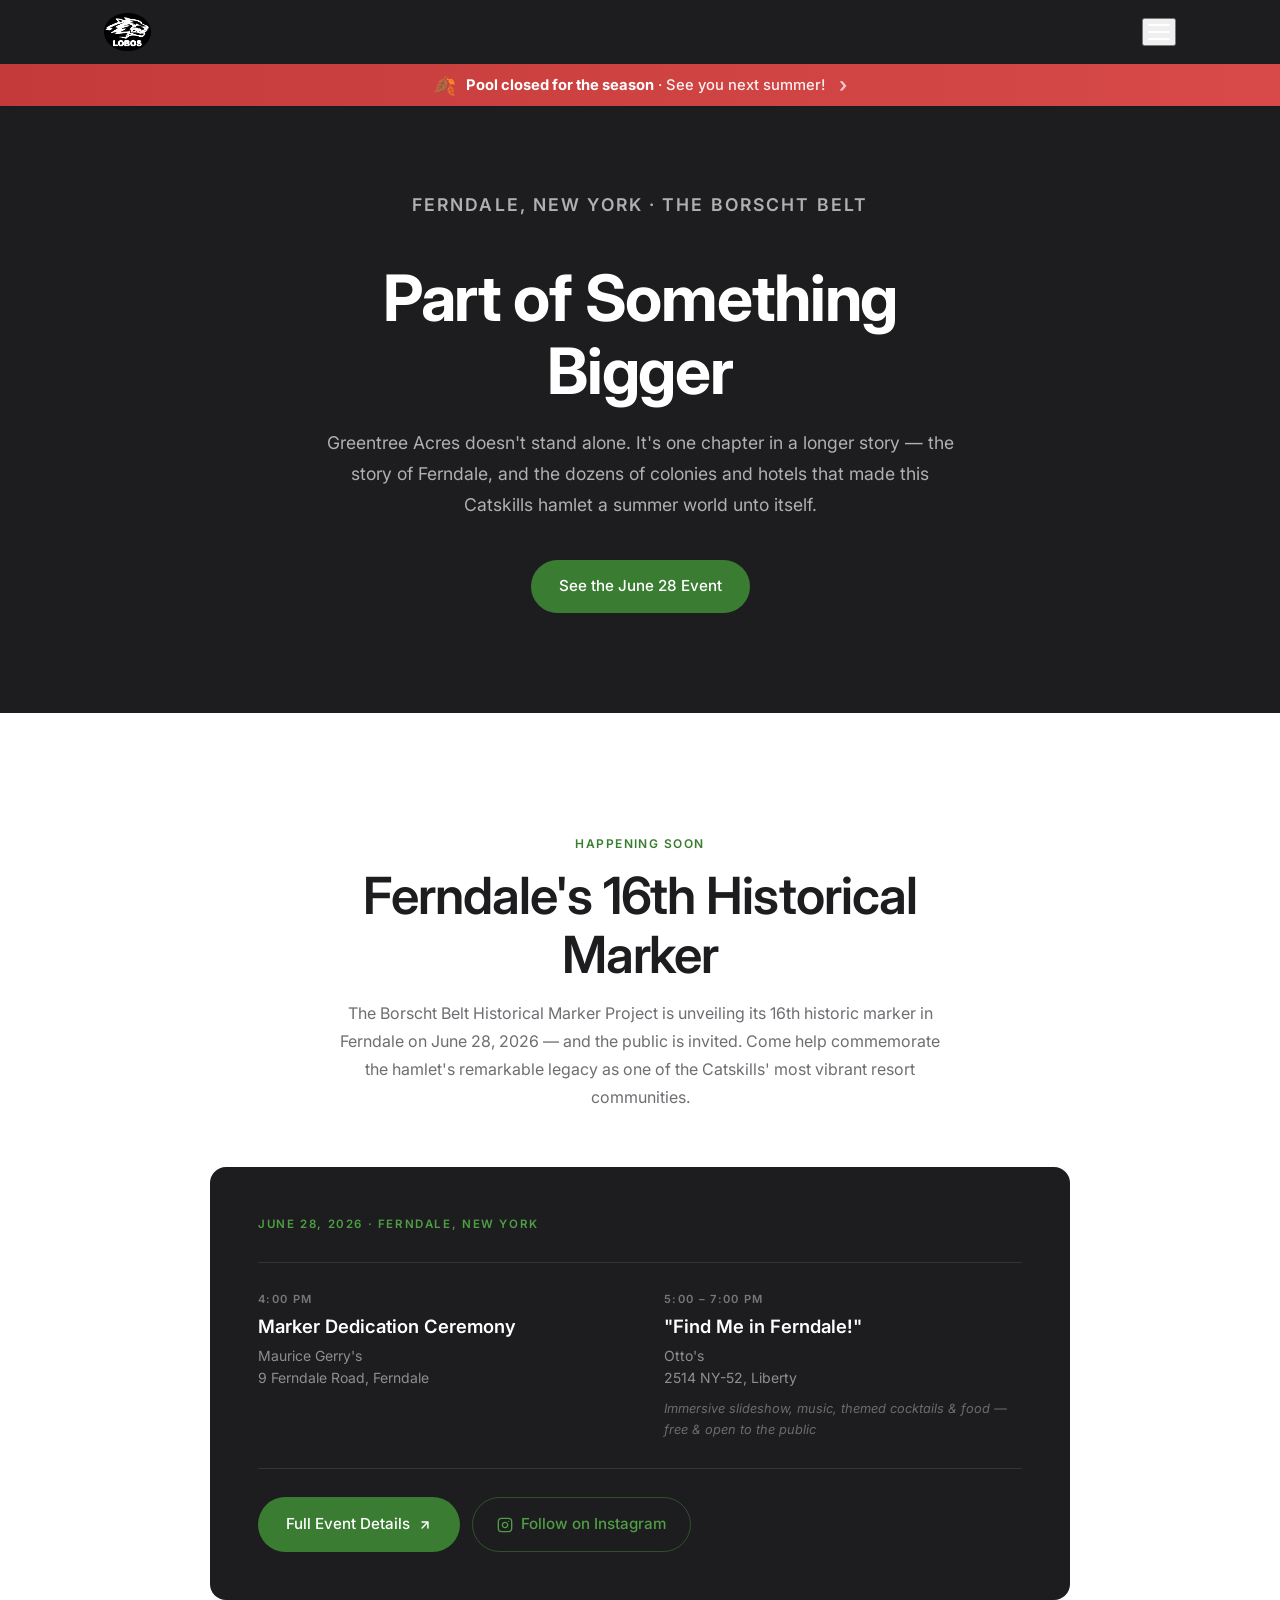
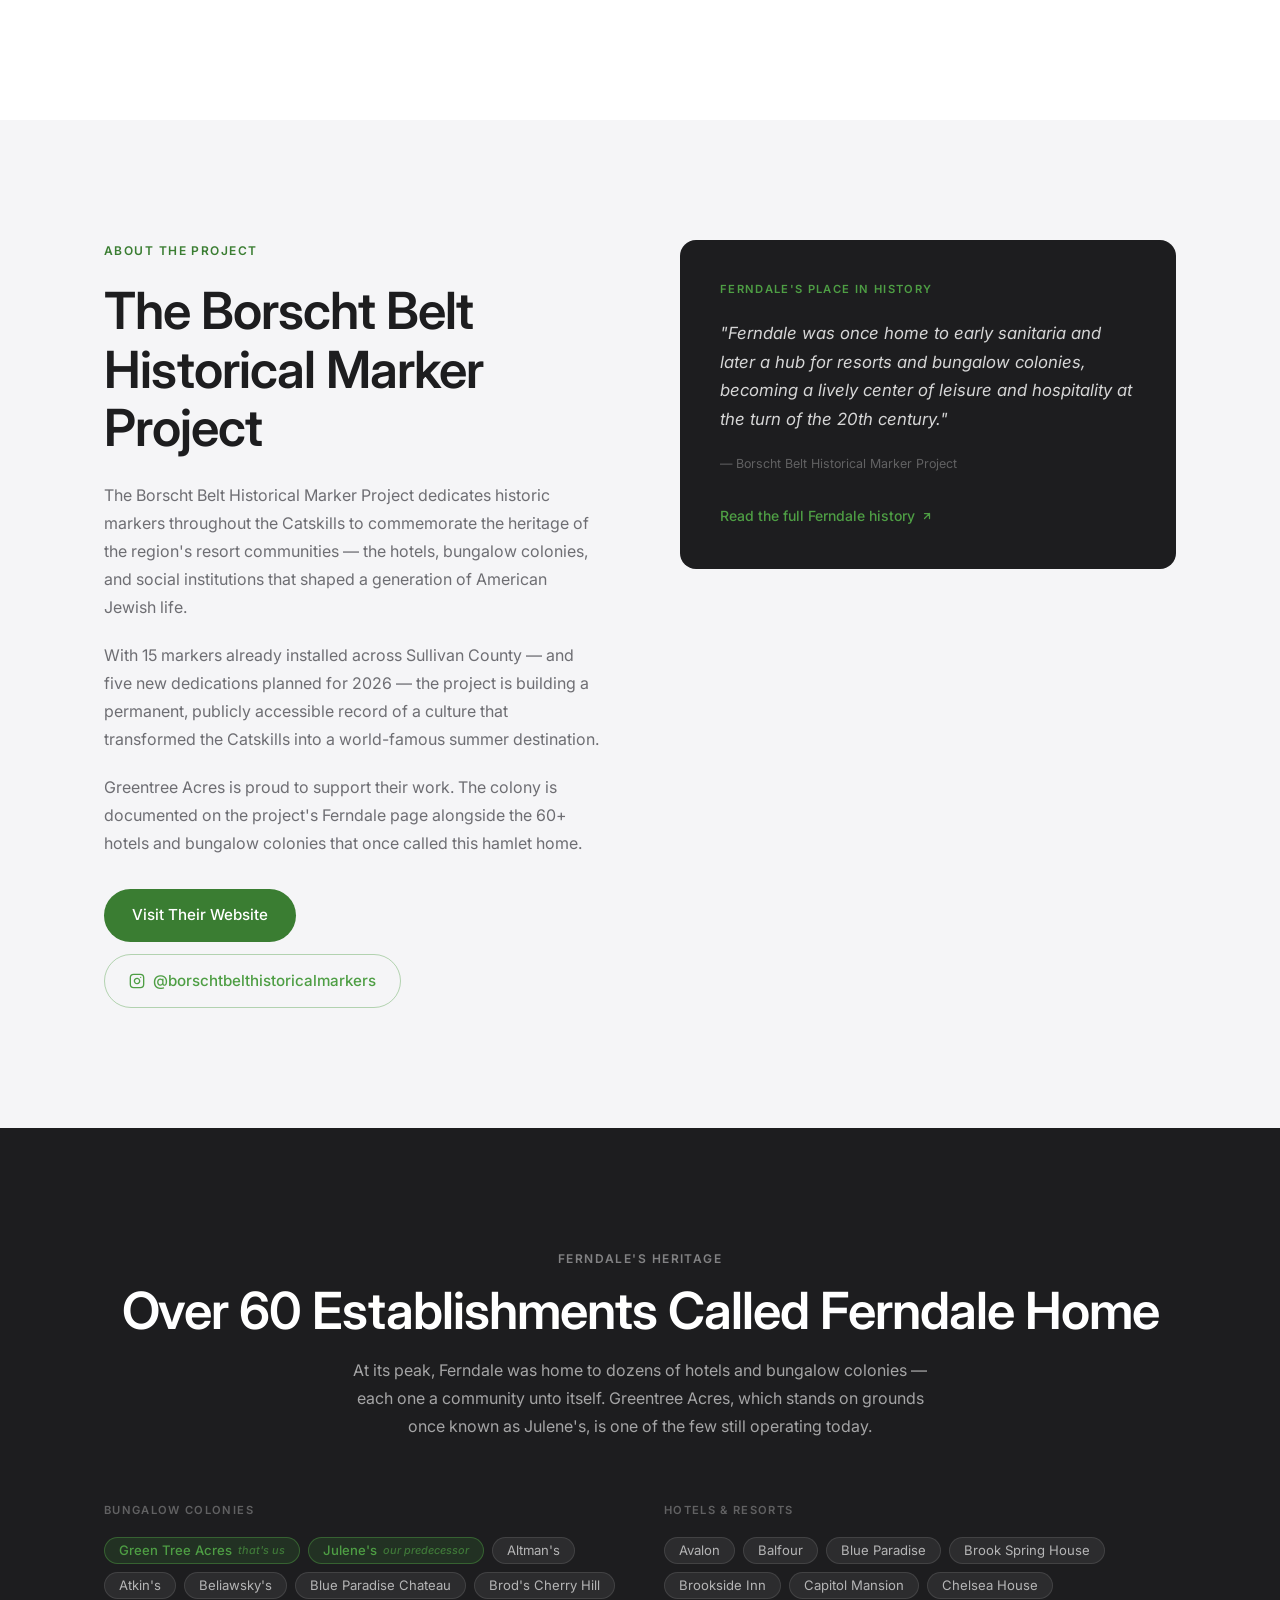
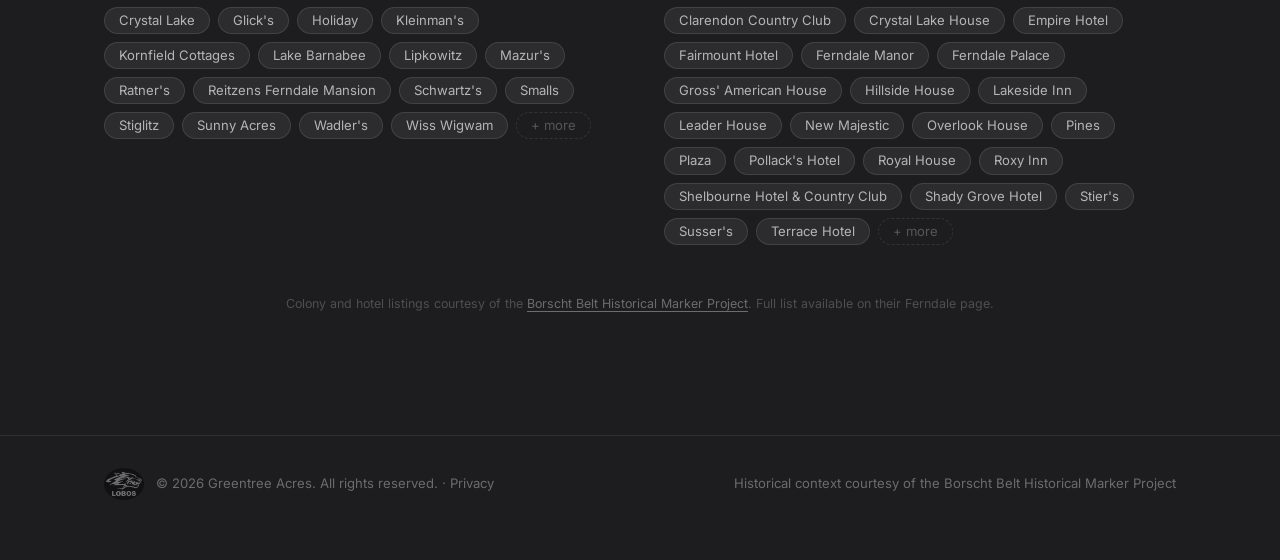
<file: ferndale.html>
<!DOCTYPE html>
<html lang="en">
<head>
  <meta charset="UTF-8" />
  <meta name="viewport" content="width=device-width, initial-scale=1.0, viewport-fit=cover" />
  <title>Ferndale History — Greentree Acres</title>
  <meta name="description" content="Greentree Acres sits within the historic Ferndale, NY bungalow colony tradition — one of over 60 resorts that made this Catskills hamlet a Borscht Belt landmark." />

  <!-- Open Graph / social preview (WhatsApp, Facebook, iMessage, etc.) -->
  <meta property="og:type" content="website" />
  <meta property="og:site_name" content="Greentree Acres" />
  <meta property="og:title" content="Ferndale History — Greentree Acres" />
  <meta property="og:description" content="Greentree Acres sits within the historic Ferndale, NY bungalow colony tradition — one of over 60 resorts that made this Catskills hamlet a Borscht Belt landmark." />
  <meta property="og:url" content="https://greentreebungalows.com/ferndale.html" />
  <meta property="og:image" content="https://greentreebungalows.com/img/hero.jpg" />
  <meta property="og:image:width" content="1920" />
  <meta property="og:image:height" content="1440" />
  <meta name="twitter:card" content="summary_large_image" />
  <meta name="twitter:title" content="Ferndale History — Greentree Acres" />
  <meta name="twitter:description" content="Greentree Acres sits within the historic Ferndale, NY bungalow colony tradition — one of over 60 resorts that made this Catskills hamlet a Borscht Belt landmark." />
  <meta name="twitter:image" content="https://greentreebungalows.com/img/hero.jpg" />

  <link rel="preconnect" href="https://fonts.googleapis.com" />
  <link rel="preconnect" href="https://fonts.gstatic.com" crossorigin />
  <link href="https://fonts.googleapis.com/css2?family=Inter:wght@300;400;500;600;700&display=swap" rel="stylesheet" />

  <link rel="stylesheet" href="css/styles.css" />

  <link rel="manifest" href="/manifest.webmanifest" />
  <meta name="theme-color" content="#3a7d32" />
  <link rel="apple-touch-icon" href="/img/icons/apple-touch-icon.png" />
  <link rel="icon" type="image/png" href="/img/icons/favicon-32.png" />
  <meta name="apple-mobile-web-app-capable" content="yes" />
  <meta name="apple-mobile-web-app-status-bar-style" content="default" />
  <meta name="apple-mobile-web-app-title" content="Greentree" />
</head>
<body>

  <!-- ══════════════════════════════════════
       NAV
  ══════════════════════════════════════ -->
  <nav id="nav">
    <div class="container nav-inner">
      <a class="nav-logo" href="index.html">
        <img src="img/logo.png" alt="Greentree Acres" class="nav-logo-img" />
        <span class="nav-logo-text">Greentree Acres</span>
      </a>

      <ul class="nav-links">
        <li><a href="index.html">Home</a></li>
        <li><a href="entertainment.html">Entertainment</a></li>
        <li><a href="memories.html">Memories</a></li>
        <li><a href="ferndale.html">Ferndale History</a></li>
        <li><a href="zmanim.html">Zmanim</a></li>
        <li><a href="local.html">Local Info</a></li>
        <li><a href="residents.html">Residents</a></li>
        <li><a href="gazette.html">Gazette</a></li>
        <li><a href="magazines.html">Magazines</a></li>
        <li><a href="shop.html">Shop</a></li>
        <li><a class="nav-cta" href="index.html#contact">Get in Touch</a></li>
      </ul>

      <span id="nav-weather"></span>

      <button class="nav-toggle" id="navToggle" aria-label="Open menu">
        <span></span><span></span><span></span>
      </button>
    </div>
  </nav>

  <!-- ══════════════════════════════════════
       PAGE HEADER
  ══════════════════════════════════════ -->
  <section class="page-header">
    <div class="container page-header-content">
      <p class="eyebrow">Ferndale, New York · The Borscht Belt</p>
      <h1>Part of Something Bigger</h1>
      <p>Greentree Acres doesn't stand alone. It's one chapter in a longer story — the story of Ferndale, and the dozens of colonies and hotels that made this Catskills hamlet a summer world unto itself.</p>
      <a href="#event" class="btn btn-primary">See the June 28 Event</a>
    </div>
  </section>

  <!-- ══════════════════════════════════════
       JUNE 28 EVENT
  ══════════════════════════════════════ -->
  <section class="section" id="event">
    <div class="container">

      <div class="event-header reveal">
        <p class="eyebrow">Happening Soon</p>
        <h2>Ferndale's 16th Historical Marker</h2>
        <p>The Borscht Belt Historical Marker Project is unveiling its 16th historic marker in Ferndale on June 28, 2026 — and the public is invited. Come help commemorate the hamlet's remarkable legacy as one of the Catskills' most vibrant resort communities.</p>
      </div>

      <div class="event-card reveal reveal-delay-1">
        <div class="event-card-date">June 28, 2026 · Ferndale, New York</div>

        <div class="event-card-divider"></div>

        <div class="event-slots-grid">
          <div class="event-slot">
            <div class="event-slot-time">4:00 PM</div>
            <div class="event-slot-name">Marker Dedication Ceremony</div>
            <div class="event-slot-location">Maurice Gerry's<br />9 Ferndale Road, Ferndale</div>
          </div>

          <div class="event-slot">
            <div class="event-slot-time">5:00 – 7:00 PM</div>
            <div class="event-slot-name">"Find Me in Ferndale!"</div>
            <div class="event-slot-location">Otto's<br />2514 NY-52, Liberty</div>
            <div class="event-slot-note">Immersive slideshow, music, themed cocktails &amp; food — free &amp; open to the public</div>
          </div>
        </div>

        <div class="event-card-divider"></div>

        <div class="event-card-actions">
          <a href="https://borschtbelthistoricalmarkerproject.org/ferndale" target="_blank" rel="noopener noreferrer" class="btn btn-primary">
            Full Event Details
            <svg width="14" height="14" viewBox="0 0 24 24" fill="none" stroke="currentColor" stroke-width="2.5" stroke-linecap="round" stroke-linejoin="round"><path d="M7 17L17 7M7 7h10v10"/></svg>
          </a>
          <a href="https://www.instagram.com/borschtbelthistoricalmarkers/" target="_blank" rel="noopener noreferrer" class="btn btn-outline-green">
            <svg width="16" height="16" viewBox="0 0 24 24" fill="none" stroke="currentColor" stroke-width="2" stroke-linecap="round" stroke-linejoin="round"><rect x="2" y="2" width="20" height="20" rx="5" ry="5"/><path d="M16 11.37A4 4 0 1 1 12.63 8 4 4 0 0 1 16 11.37z"/><line x1="17.5" y1="6.5" x2="17.51" y2="6.5"/></svg>
            Follow on Instagram
          </a>
        </div>
      </div>

    </div>
  </section>

  <!-- ══════════════════════════════════════
       ABOUT BBHMP
  ══════════════════════════════════════ -->
  <section class="section" id="about" style="background: var(--color-surface);">
    <div class="container">
      <div class="bbhmp-grid">

        <div class="bbhmp-text reveal">
          <p class="eyebrow">About the Project</p>
          <h2>The Borscht Belt Historical Marker Project</h2>
          <p>The Borscht Belt Historical Marker Project dedicates historic markers throughout the Catskills to commemorate the heritage of the region's resort communities — the hotels, bungalow colonies, and social institutions that shaped a generation of American Jewish life.</p>
          <p>With 15 markers already installed across Sullivan County — and five new dedications planned for 2026 — the project is building a permanent, publicly accessible record of a culture that transformed the Catskills into a world-famous summer destination.</p>
          <p>Greentree Acres is proud to support their work. The colony is documented on the project's Ferndale page alongside the 60+ hotels and bungalow colonies that once called this hamlet home.</p>
          <div class="bbhmp-links">
            <a href="https://borschtbelthistoricalmarkerproject.org" target="_blank" rel="noopener noreferrer" class="btn btn-primary">Visit Their Website</a>
            <a href="https://www.instagram.com/borschtbelthistoricalmarkers/" target="_blank" rel="noopener noreferrer" class="btn btn-outline-green">
              <svg width="16" height="16" viewBox="0 0 24 24" fill="none" stroke="currentColor" stroke-width="2" stroke-linecap="round" stroke-linejoin="round"><rect x="2" y="2" width="20" height="20" rx="5" ry="5"/><path d="M16 11.37A4 4 0 1 1 12.63 8 4 4 0 0 1 16 11.37z"/><line x1="17.5" y1="6.5" x2="17.51" y2="6.5"/></svg>
              @borschtbelthistoricalmarkers
            </a>
          </div>
        </div>

        <div class="bbhmp-card reveal reveal-delay-1">
          <div class="bbhmp-card-inner">
            <p class="bbhmp-card-label">Ferndale's Place in History</p>
            <p class="bbhmp-card-quote">"Ferndale was once home to early sanitaria and later a hub for resorts and bungalow colonies, becoming a lively center of leisure and hospitality at the turn of the 20th century."</p>
            <p class="bbhmp-card-source">— Borscht Belt Historical Marker Project</p>
            <a href="https://borschtbelthistoricalmarkerproject.org/ferndale" target="_blank" rel="noopener noreferrer" class="bbhmp-card-link">
              Read the full Ferndale history
              <svg width="12" height="12" viewBox="0 0 24 24" fill="none" stroke="currentColor" stroke-width="2.5" stroke-linecap="round" stroke-linejoin="round"><path d="M7 17L17 7M7 7h10v10"/></svg>
            </a>
          </div>
        </div>

      </div>
    </div>
  </section>

  <!-- ══════════════════════════════════════
       FERNDALE COLONIES
  ══════════════════════════════════════ -->
  <section class="section" id="colonies" style="background: var(--color-dark);">
    <div class="container">

      <div class="colonies-header reveal">
        <p class="eyebrow" style="color: rgba(255,255,255,0.45);">Ferndale's Heritage</p>
        <h2 style="color: white;">Over 60 Establishments Called Ferndale Home</h2>
        <p style="color: rgba(255,255,255,0.6); max-width: 580px; margin: 0 auto;">At its peak, Ferndale was home to dozens of hotels and bungalow colonies — each one a community unto itself. Greentree Acres, which stands on grounds once known as Julene's, is one of the few still operating today.</p>
      </div>

      <div class="colonies-grid reveal reveal-delay-1">

        <div class="colonies-col">
          <h3 class="colonies-col-title">Bungalow Colonies</h3>
          <div class="colony-tags">
            <span class="colony-tag colony-tag--featured">Green Tree Acres <span class="colony-tag-note">that's us</span></span>
            <span class="colony-tag colony-tag--featured">Julene's <span class="colony-tag-note">our predecessor</span></span>
            <span class="colony-tag">Altman's</span>
            <span class="colony-tag">Atkin's</span>
            <span class="colony-tag">Beliawsky's</span>
            <span class="colony-tag">Blue Paradise Chateau</span>
            <span class="colony-tag">Brod's Cherry Hill</span>
            <span class="colony-tag">Crystal Lake</span>
            <span class="colony-tag">Glick's</span>
            <span class="colony-tag">Holiday</span>
            <span class="colony-tag">Kleinman's</span>
            <span class="colony-tag">Kornfield Cottages</span>
            <span class="colony-tag">Lake Barnabee</span>
            <span class="colony-tag">Lipkowitz</span>
            <span class="colony-tag">Mazur's</span>
            <span class="colony-tag">Ratner's</span>
            <span class="colony-tag">Reitzens Ferndale Mansion</span>
            <span class="colony-tag">Schwartz's</span>
            <span class="colony-tag">Smalls</span>
            <span class="colony-tag">Stiglitz</span>
            <span class="colony-tag">Sunny Acres</span>
            <span class="colony-tag">Wadler's</span>
            <span class="colony-tag">Wiss Wigwam</span>
            <span class="colony-tag colony-tag--more">+ more</span>
          </div>
        </div>

        <div class="colonies-col">
          <h3 class="colonies-col-title">Hotels &amp; Resorts</h3>
          <div class="colony-tags">
            <span class="colony-tag">Avalon</span>
            <span class="colony-tag">Balfour</span>
            <span class="colony-tag">Blue Paradise</span>
            <span class="colony-tag">Brook Spring House</span>
            <span class="colony-tag">Brookside Inn</span>
            <span class="colony-tag">Capitol Mansion</span>
            <span class="colony-tag">Chelsea House</span>
            <span class="colony-tag">Clarendon Country Club</span>
            <span class="colony-tag">Crystal Lake House</span>
            <span class="colony-tag">Empire Hotel</span>
            <span class="colony-tag">Fairmount Hotel</span>
            <span class="colony-tag">Ferndale Manor</span>
            <span class="colony-tag">Ferndale Palace</span>
            <span class="colony-tag">Gross' American House</span>
            <span class="colony-tag">Hillside House</span>
            <span class="colony-tag">Lakeside Inn</span>
            <span class="colony-tag">Leader House</span>
            <span class="colony-tag">New Majestic</span>
            <span class="colony-tag">Overlook House</span>
            <span class="colony-tag">Pines</span>
            <span class="colony-tag">Plaza</span>
            <span class="colony-tag">Pollack's Hotel</span>
            <span class="colony-tag">Royal House</span>
            <span class="colony-tag">Roxy Inn</span>
            <span class="colony-tag">Shelbourne Hotel &amp; Country Club</span>
            <span class="colony-tag">Shady Grove Hotel</span>
            <span class="colony-tag">Stier's</span>
            <span class="colony-tag">Susser's</span>
            <span class="colony-tag">Terrace Hotel</span>
            <span class="colony-tag colony-tag--more">+ more</span>
          </div>
        </div>

      </div>

      <p class="colonies-attribution reveal">
        Colony and hotel listings courtesy of the
        <a href="https://borschtbelthistoricalmarkerproject.org/ferndale" target="_blank" rel="noopener noreferrer">Borscht Belt Historical Marker Project</a>.
        Full list available on their Ferndale page.
      </p>

    </div>
  </section>

  <!-- ══════════════════════════════════════
       FOOTER
  ══════════════════════════════════════ -->
  <footer>
    <div class="container footer-inner">
      <div class="footer-brand">
        <img src="img/logo.png" alt="Greentree Acres" class="footer-logo" />
        <p>&copy; 2026 Greentree Acres. All rights reserved. &middot; <a href="privacy.html">Privacy</a></p>
      </div>
      <p>
        Historical context courtesy of the
        <a href="https://borschtbelthistoricalmarkerproject.org/ferndale" target="_blank" rel="noopener noreferrer">
          Borscht Belt Historical Marker Project
        </a>
      </p>
    </div>
  </footer>

  <script src="js/main.js"></script>
  <script src="js/weather.js" defer></script>
  <script src="js/pool.js" defer></script>
</body>
</html>
</file>
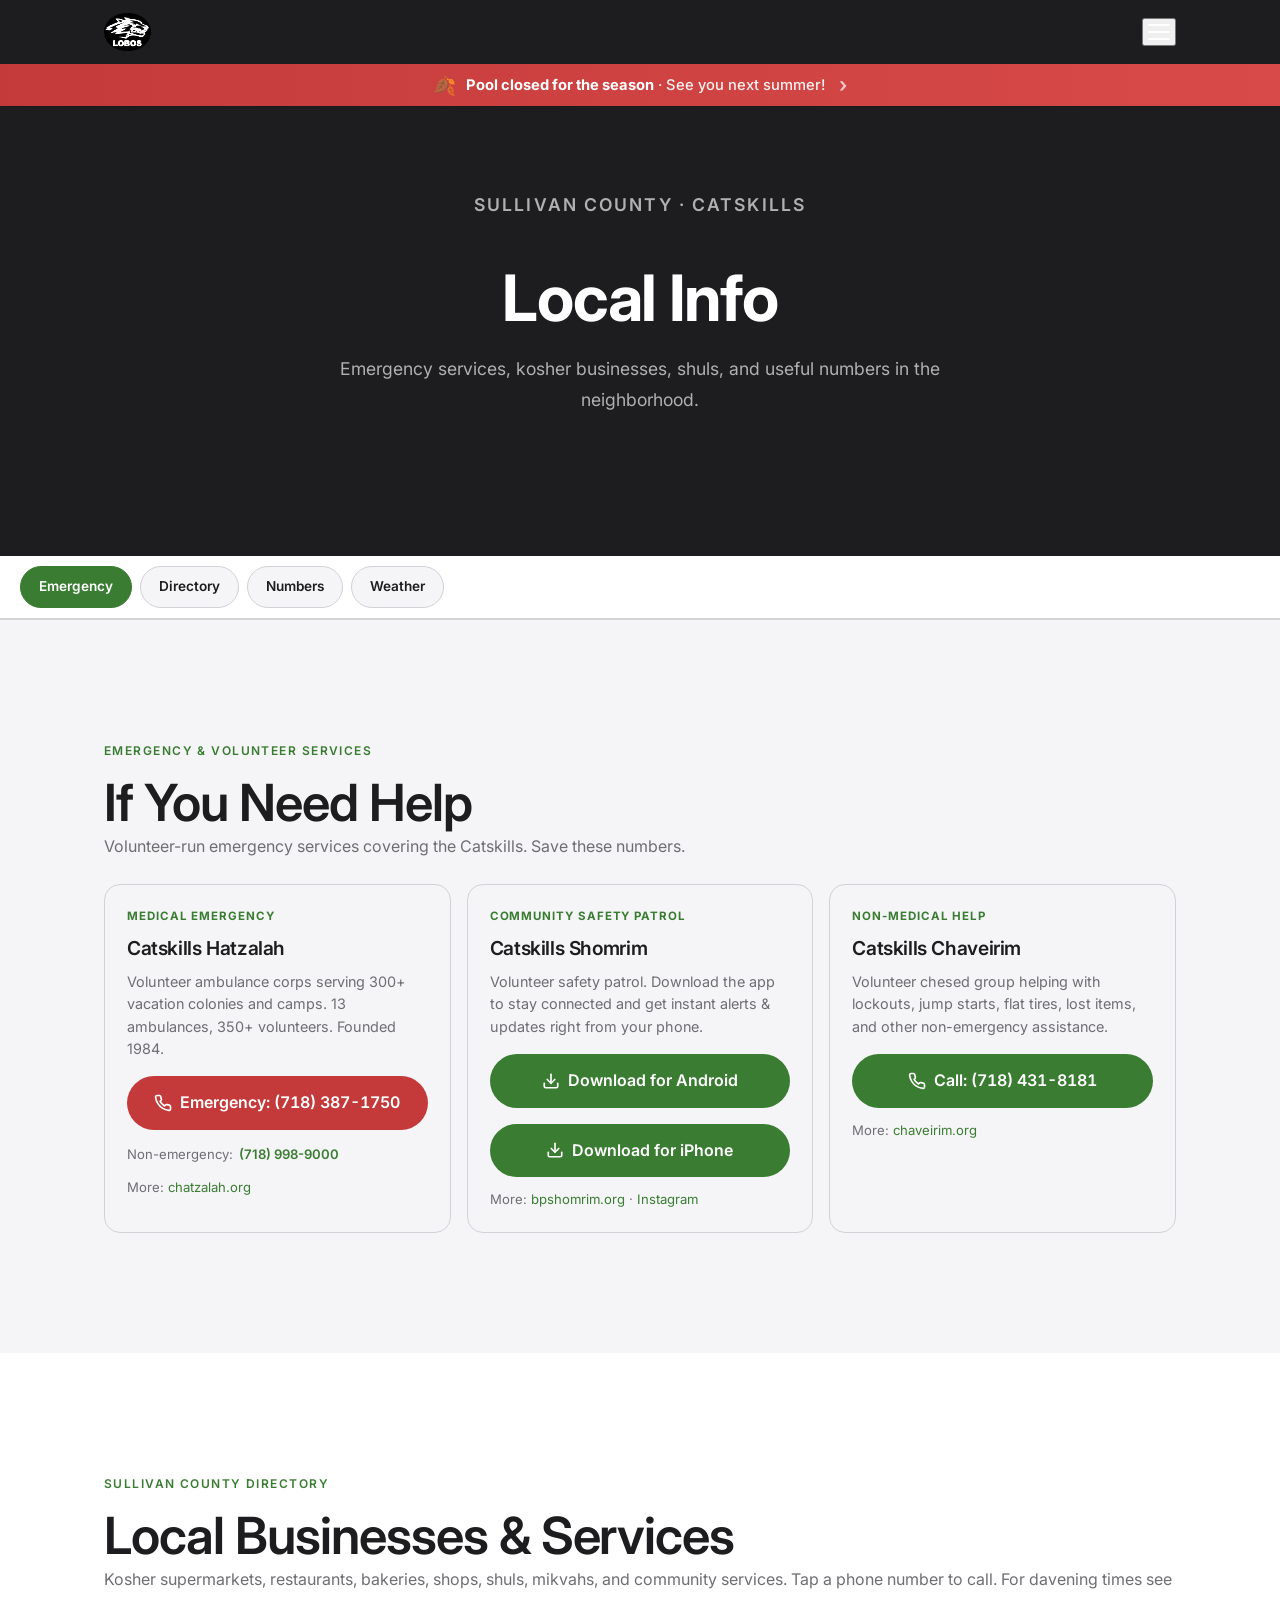
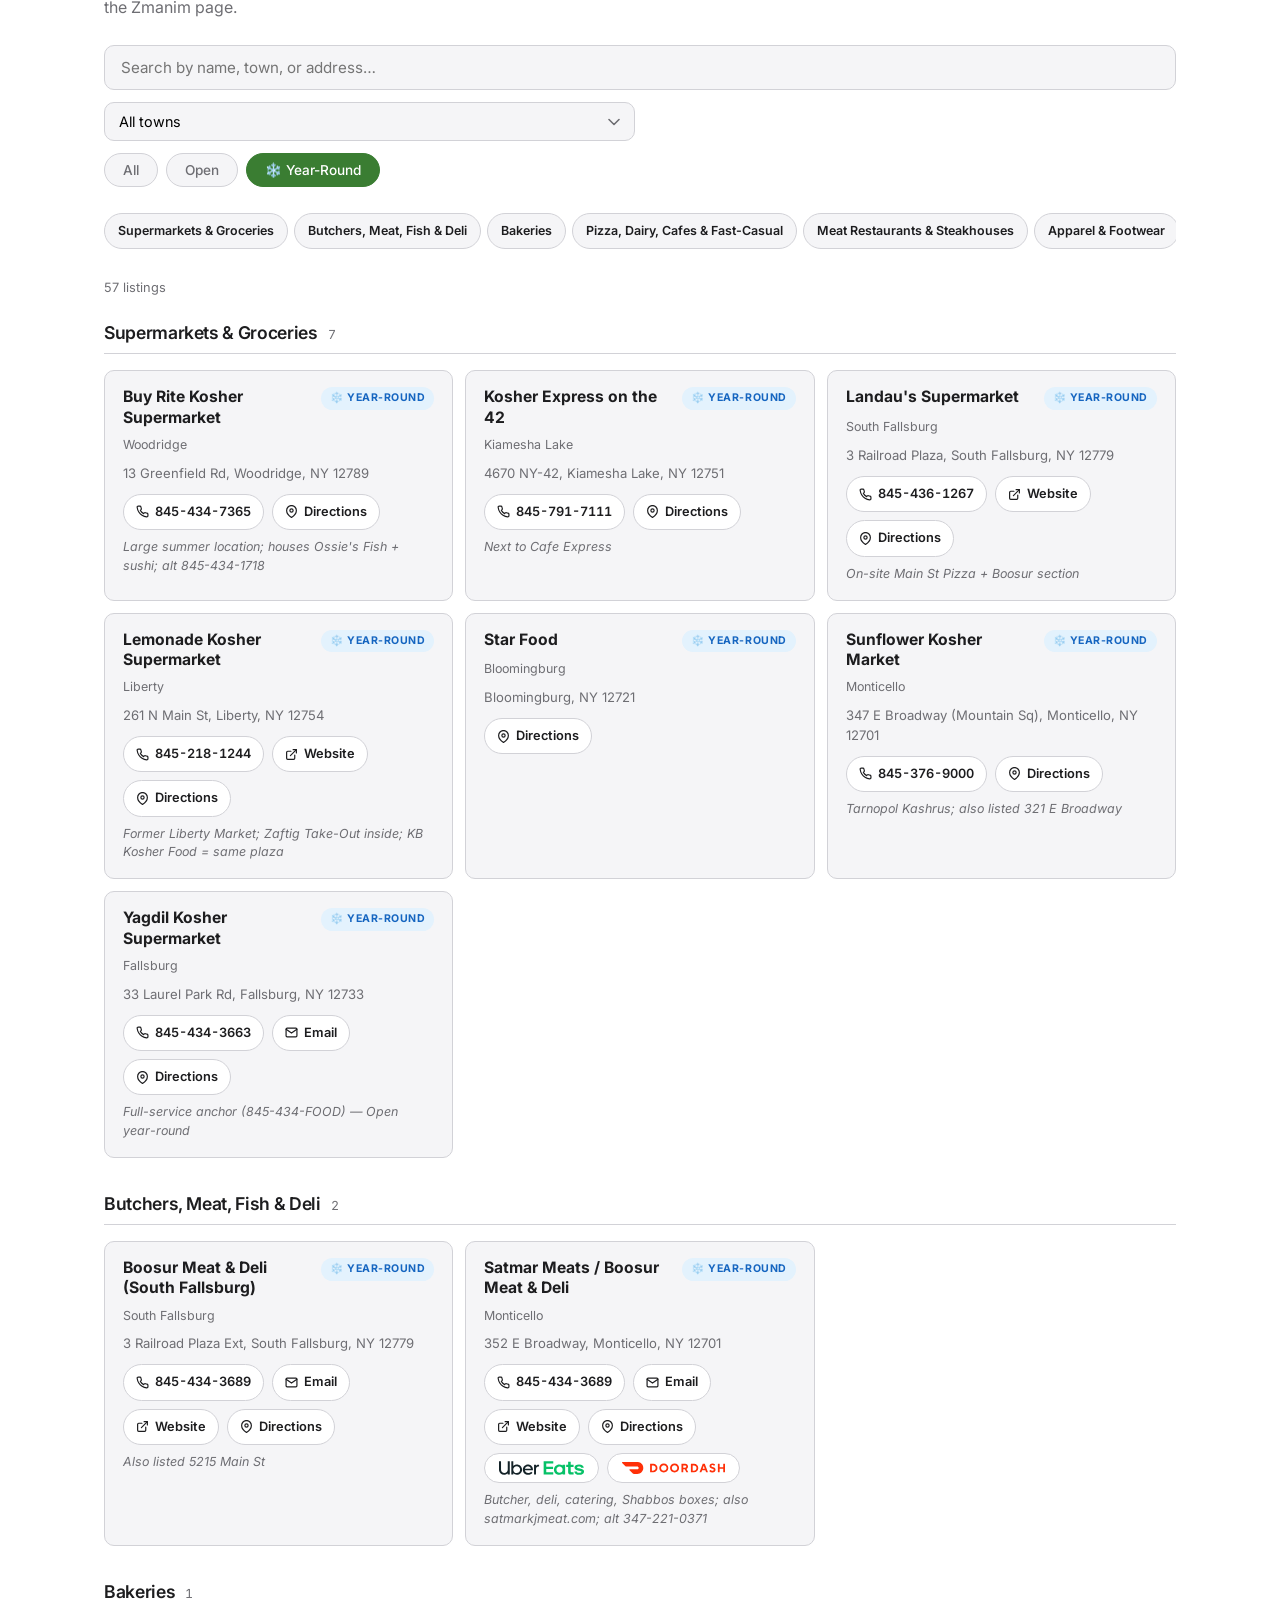
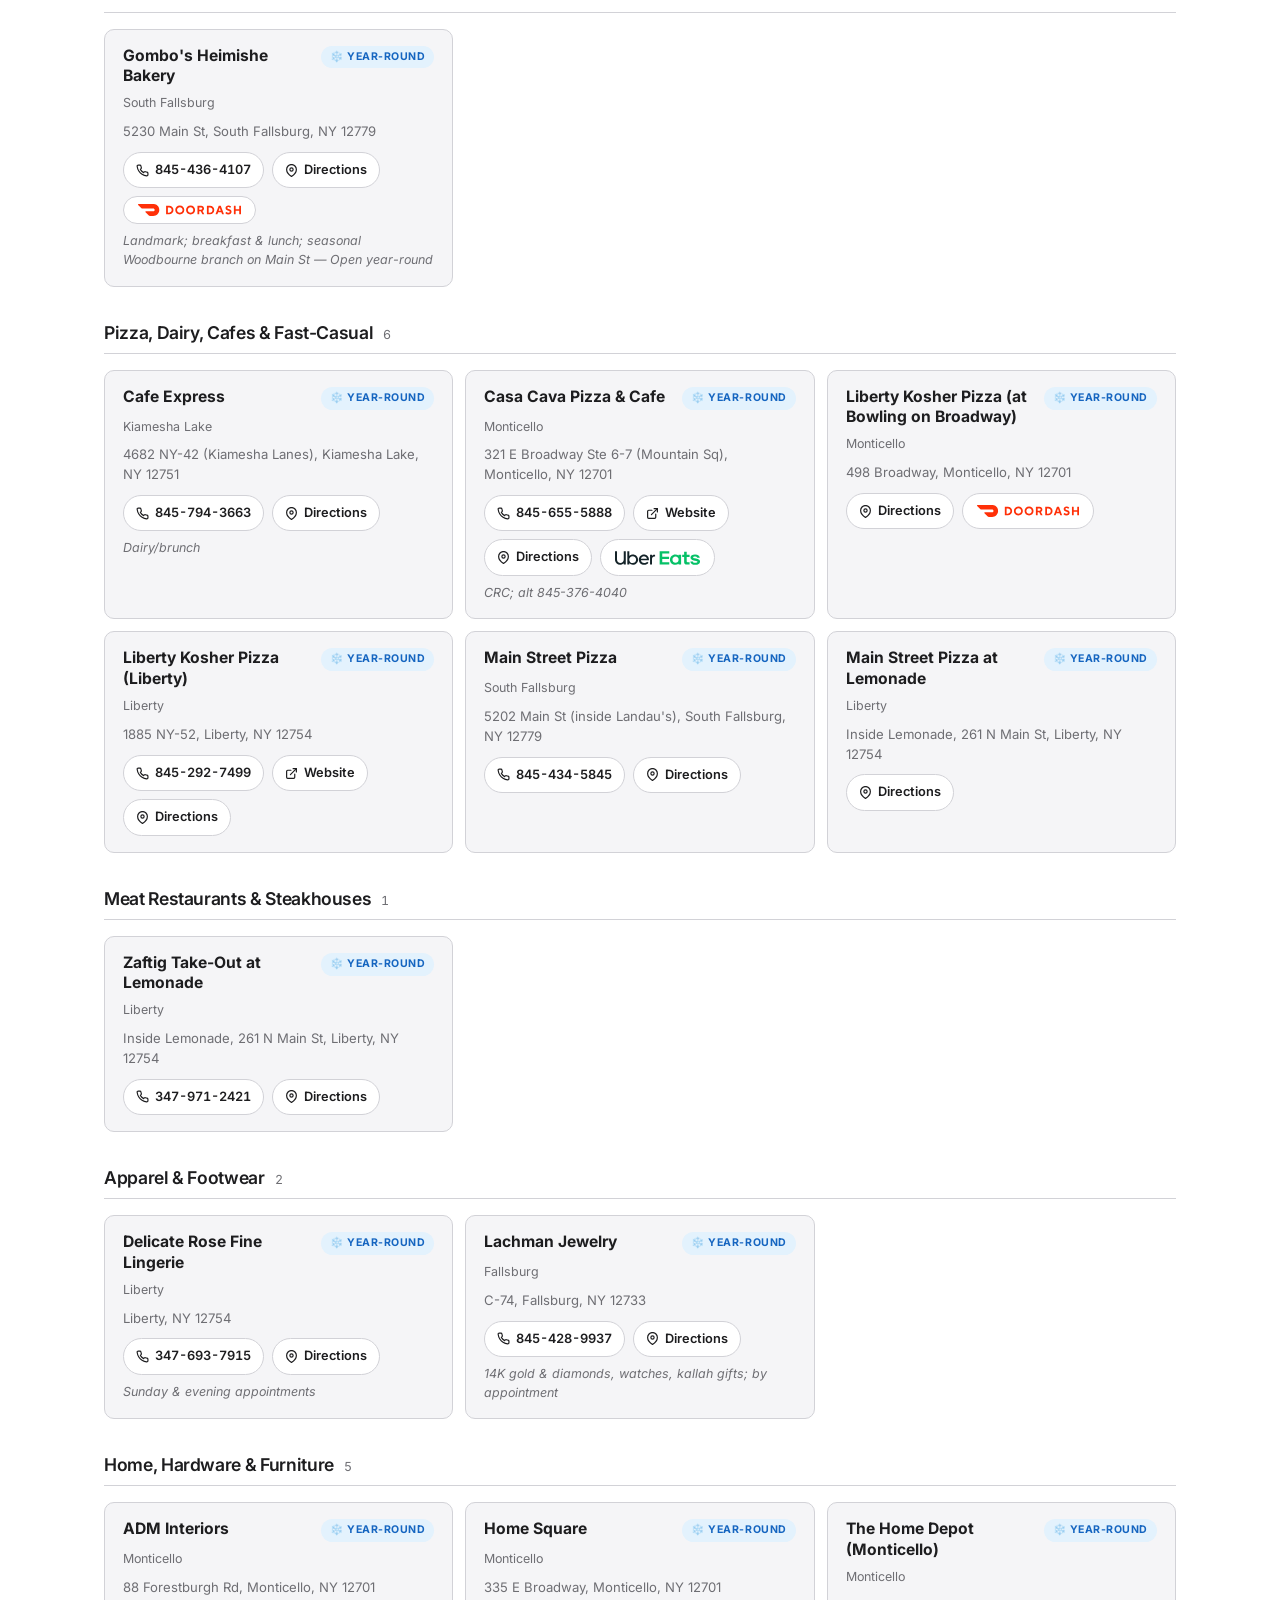
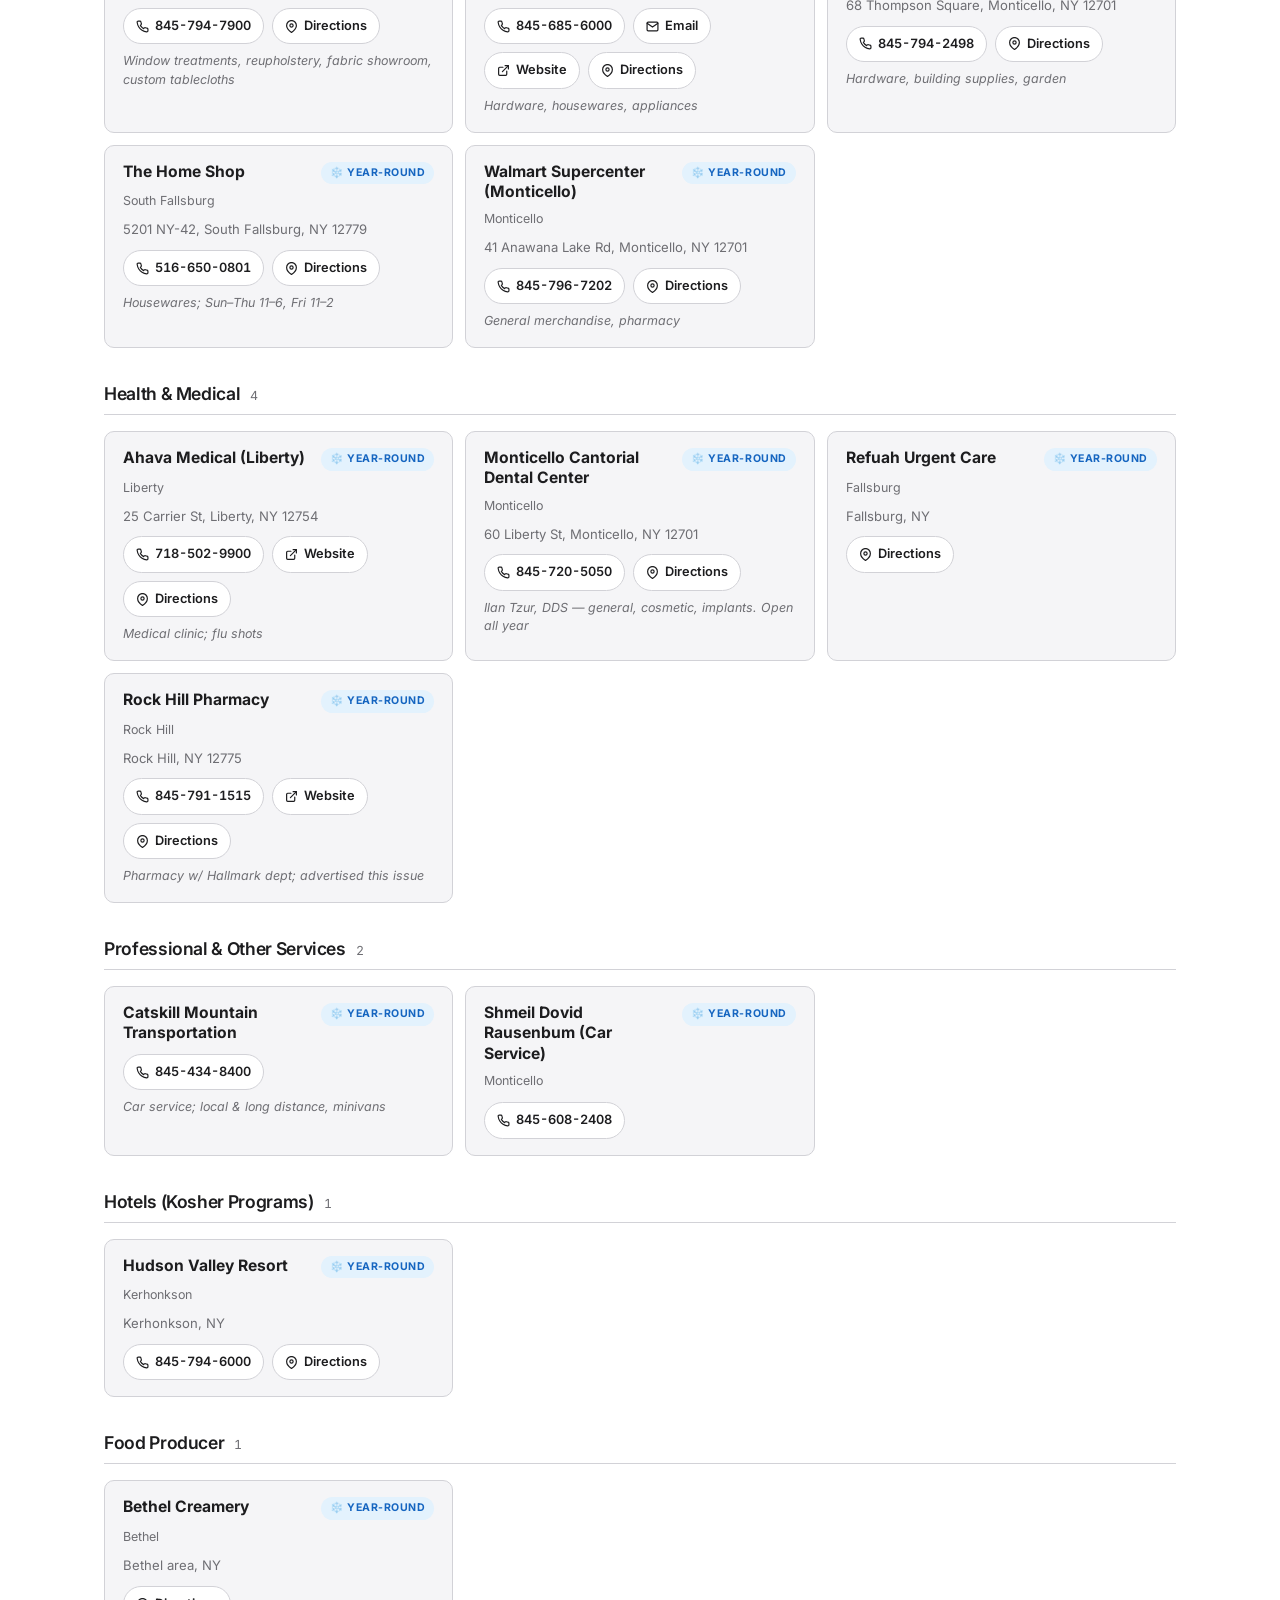
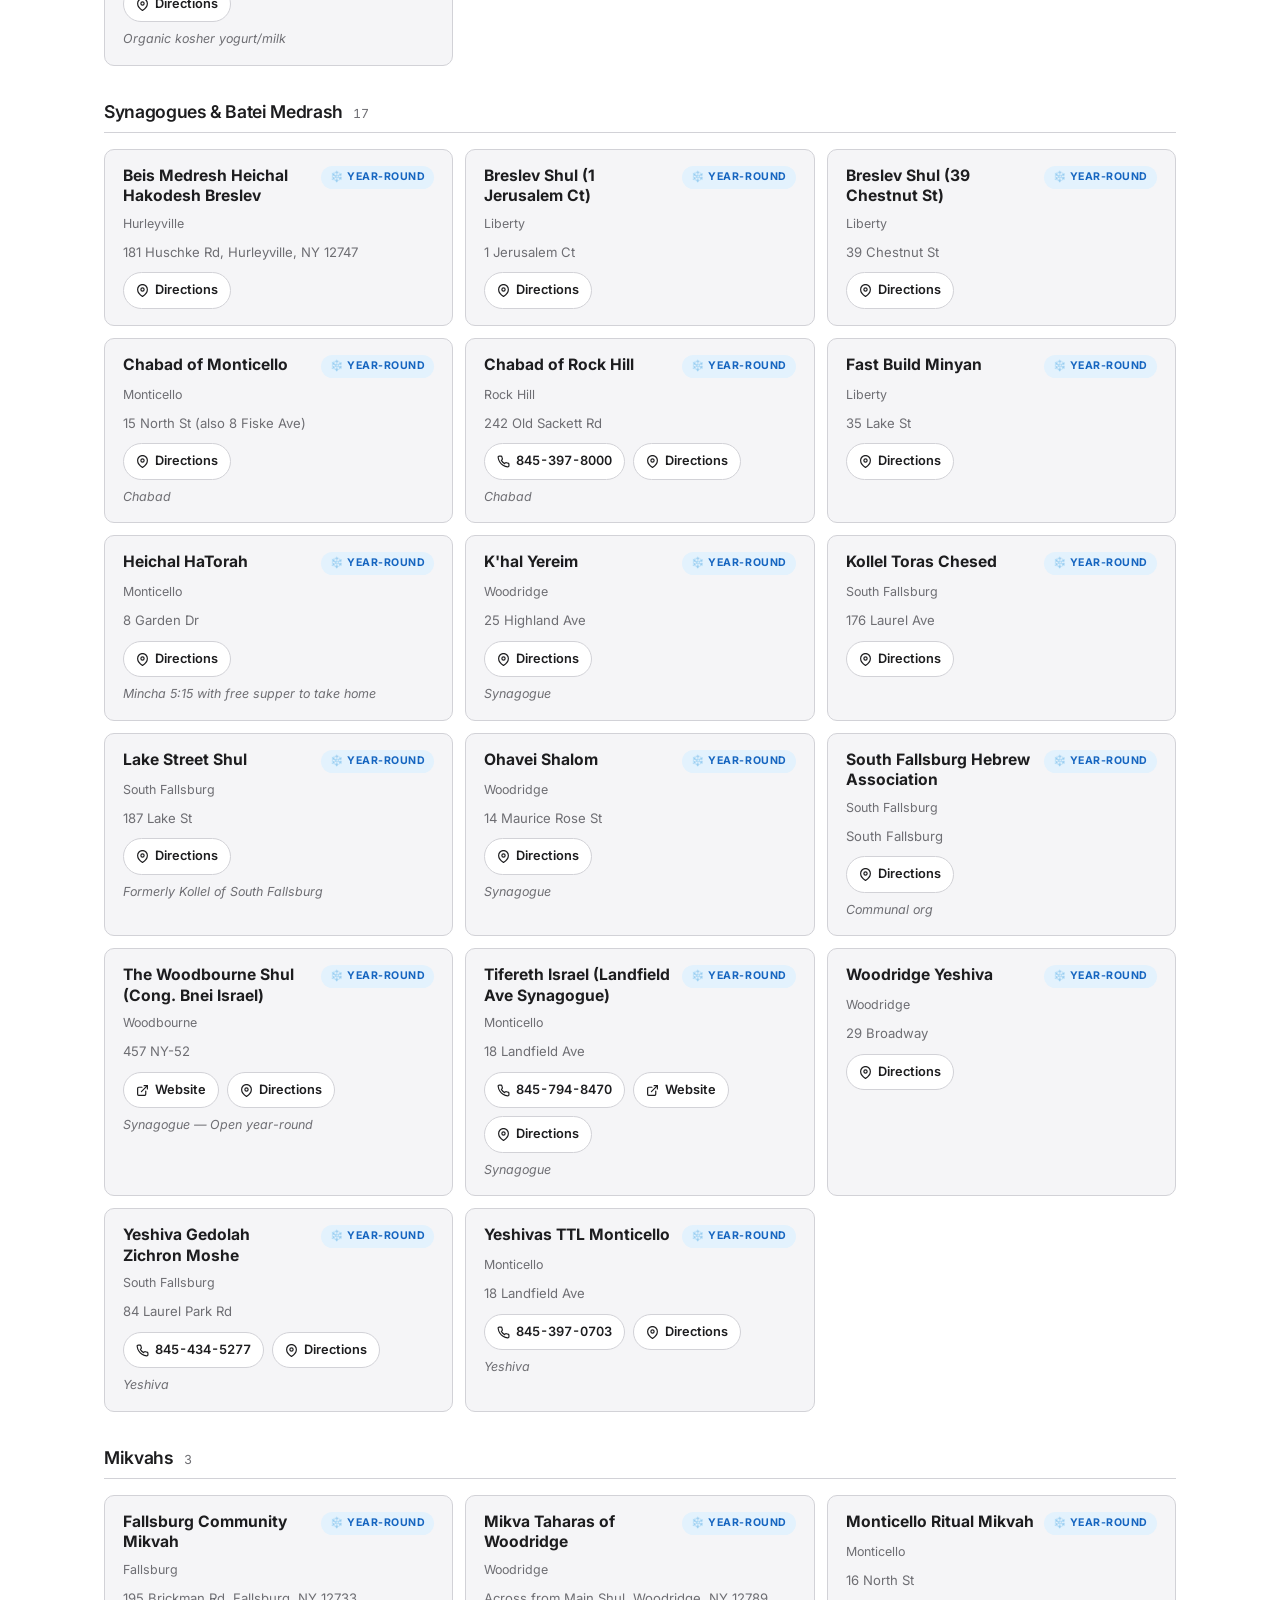
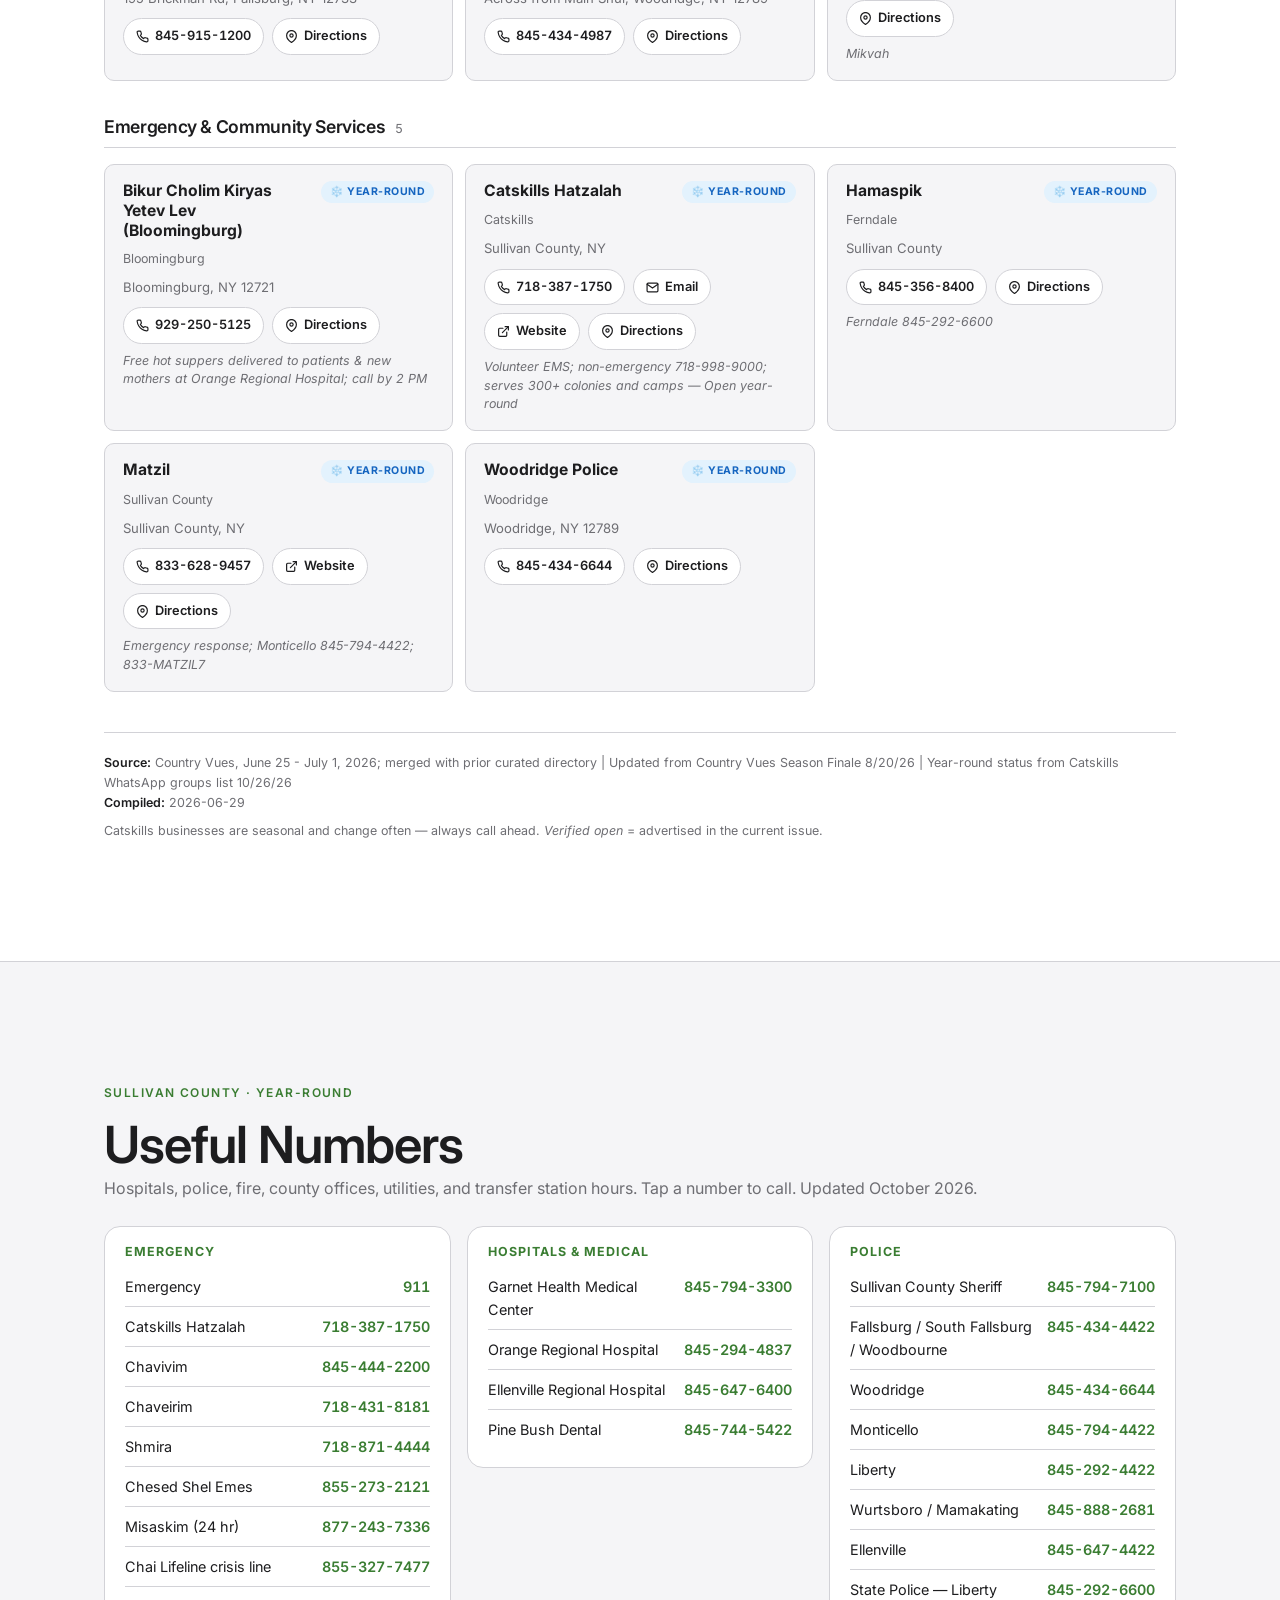
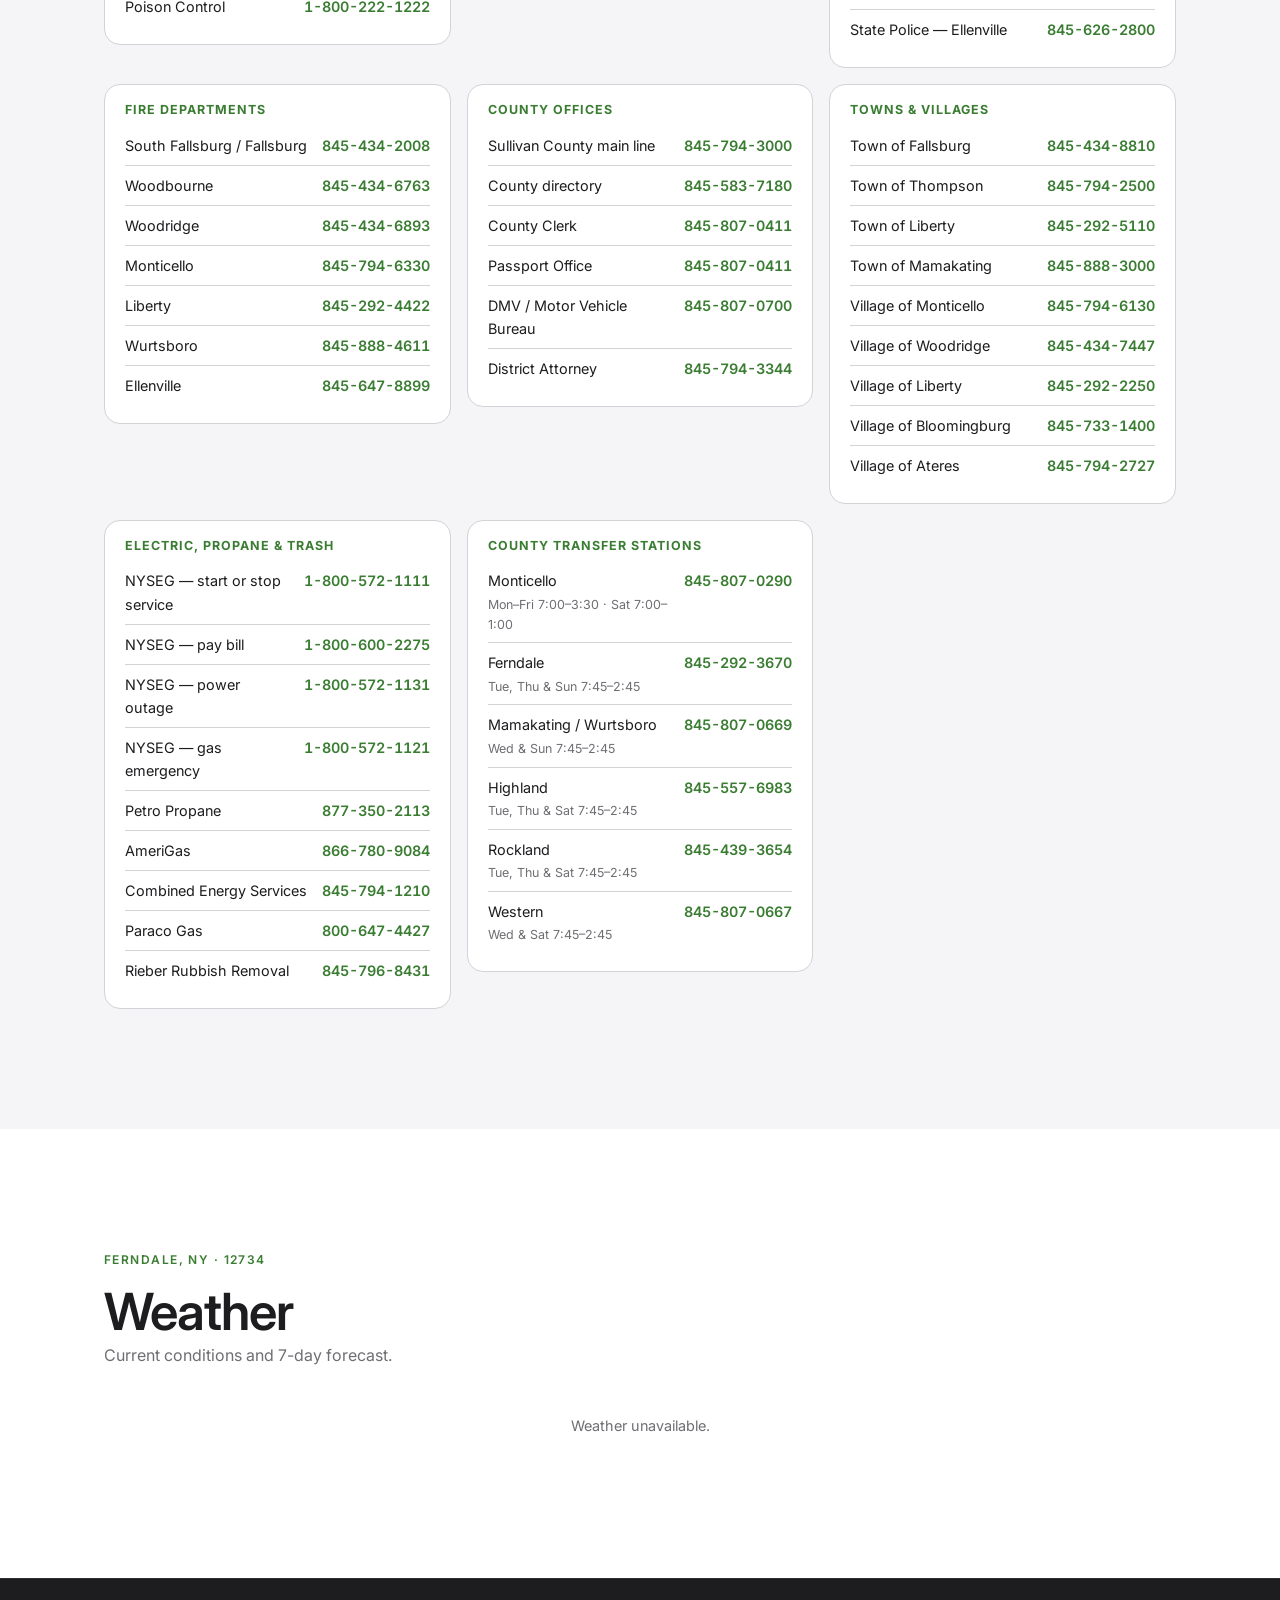
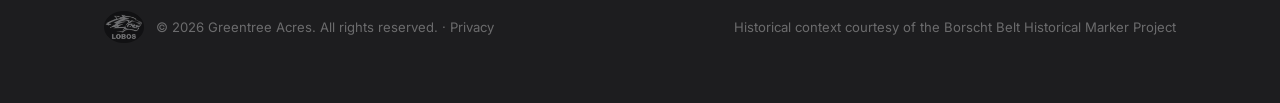
<file: local.html>
<!DOCTYPE html>
<html lang="en">
<head>
  <meta charset="UTF-8" />
  <meta name="viewport" content="width=device-width, initial-scale=1.0, viewport-fit=cover" />
  <title>Local Info — Greentree Acres</title>
  <meta name="description" content="Local emergency services, kosher business directory, and shul directory for the Sullivan County / Catskills area." />

  <!-- Open Graph / social preview (WhatsApp, Facebook, iMessage, etc.) -->
  <meta property="og:type" content="website" />
  <meta property="og:site_name" content="Greentree Acres" />
  <meta property="og:title" content="Local Info — Greentree Acres" />
  <meta property="og:description" content="Local emergency services, kosher business directory, and shul directory for the Sullivan County / Catskills area." />
  <meta property="og:url" content="https://greentreebungalows.com/local.html" />
  <meta property="og:image" content="https://greentreebungalows.com/img/hero.jpg" />
  <meta property="og:image:width" content="1920" />
  <meta property="og:image:height" content="1440" />
  <meta name="twitter:card" content="summary_large_image" />
  <meta name="twitter:title" content="Local Info — Greentree Acres" />
  <meta name="twitter:description" content="Local emergency services, kosher business directory, and shul directory for the Sullivan County / Catskills area." />
  <meta name="twitter:image" content="https://greentreebungalows.com/img/hero.jpg" />

  <link rel="preconnect" href="https://fonts.googleapis.com" />
  <link rel="preconnect" href="https://fonts.gstatic.com" crossorigin />
  <link href="https://fonts.googleapis.com/css2?family=Inter:wght@300;400;500;600;700&display=swap" rel="stylesheet" />

  <link rel="stylesheet" href="css/styles.css" />

  <link rel="manifest" href="/manifest.webmanifest" />
  <meta name="theme-color" content="#3a7d32" />
  <link rel="apple-touch-icon" href="/img/icons/apple-touch-icon.png" />
  <link rel="icon" type="image/png" href="/img/icons/favicon-32.png" />
  <meta name="apple-mobile-web-app-capable" content="yes" />
  <meta name="apple-mobile-web-app-status-bar-style" content="default" />
  <meta name="apple-mobile-web-app-title" content="Greentree" />

  <style>
    /* ── Section jump nav ── */
    .jump-nav {
      position: sticky;
      top: var(--nav-height);
      z-index: 50;
      background: var(--color-bg);
      border-bottom: 1px solid var(--color-border);
      padding: 10px 0;
    }
    .jump-nav-inner {
      display: flex;
      gap: 8px;
      overflow-x: auto;
      -webkit-overflow-scrolling: touch;
      scrollbar-width: none;
      padding: 0 20px;
    }
    .jump-nav-inner::-webkit-scrollbar { display: none; }
    .jump-link {
      flex-shrink: 0;
      padding: 9px 18px;
      border-radius: 100px;
      background: var(--color-surface);
      border: 1px solid var(--color-border);
      font-size: 0.85rem;
      font-weight: 600;
      color: var(--color-dark);
      white-space: nowrap;
      transition: background var(--transition), color var(--transition), border-color var(--transition);
    }
    .jump-link:hover { border-color: var(--color-green); color: var(--color-green); }
    .jump-link.active {
      background: var(--color-green);
      border-color: var(--color-green);
      color: white;
    }

    /* offset sticky anchor scroll so headings clear nav + jump-nav */
    #weather, #emergency, #directory, #numbers {
      scroll-margin-top: calc(var(--nav-height) + 60px);
    }

    /* ── Useful numbers ── */
    .num-grid {
      display: grid;
      grid-template-columns: repeat(auto-fill, minmax(300px, 1fr));
      gap: 16px;
      margin-top: 24px;
      align-items: start;
    }
    @media (max-width: 700px) {
      .num-grid { grid-template-columns: 1fr; }
    }
    .num-card {
      background: var(--color-bg);
      border: 1px solid var(--color-border);
      border-radius: var(--radius);
      padding: 18px 20px;
    }
    .num-card h3 {
      font-size: 0.78rem;
      font-weight: 700;
      letter-spacing: 0.08em;
      text-transform: uppercase;
      color: var(--color-green);
      margin: 0 0 8px;
    }
    .num-list { list-style: none; margin: 0; padding: 0; }
    .num-list li {
      display: flex;
      justify-content: space-between;
      align-items: baseline;
      gap: 12px;
      padding: 8px 0;
      border-top: 1px solid var(--color-border);
      font-size: 0.9rem;
    }
    .num-list li:first-child { border-top: none; }
    .num-name { color: var(--color-dark); }
    .num-sub { display: block; font-size: 0.78rem; color: var(--color-secondary); margin-top: 2px; }
    .num-list a {
      flex-shrink: 0;
      font-weight: 600;
      color: var(--color-green);
      white-space: nowrap;
      font-variant-numeric: tabular-nums;
    }

    /* ── Emergency section ── */
    .emergency-grid {
      display: grid;
      grid-template-columns: repeat(auto-fit, minmax(260px, 1fr));
      gap: 16px;
      margin-top: 24px;
    }
    @media (max-width: 700px) {
      .emergency-grid { grid-template-columns: 1fr; }
    }
    .emergency-card {
      background: var(--color-surface);
      border: 1px solid var(--color-border);
      border-radius: var(--radius);
      padding: 22px;
      display: flex;
      flex-direction: column;
      gap: 12px;
    }
    .emergency-card .em-label {
      font-size: 0.72rem;
      font-weight: 700;
      letter-spacing: 0.08em;
      text-transform: uppercase;
      color: var(--color-green);
    }
    .emergency-card h3 {
      font-size: 1.2rem;
      margin: 0;
      color: var(--color-dark);
    }
    .emergency-card p {
      font-size: 0.9rem;
      color: var(--color-secondary);
      margin: 0;
      line-height: 1.55;
    }
    .em-call {
      display: inline-flex;
      align-items: center;
      justify-content: center;
      gap: 8px;
      padding: 14px 20px;
      background: var(--color-green);
      color: white;
      border-radius: 100px;
      font-size: 1rem;
      font-weight: 600;
      font-variant-numeric: tabular-nums;
      transition: opacity var(--transition);
      margin-top: 4px;
    }
    .em-call:hover { opacity: 0.88; color: white; }
    .em-call.em-emergency { background: #c43a3a; }
    .em-call.em-emergency:hover { background: #a83030; }
    .em-secondary {
      display: inline-flex;
      align-items: center;
      gap: 6px;
      font-size: 0.82rem;
      color: var(--color-secondary);
      margin-top: 2px;
    }
    .em-secondary a { color: var(--color-green); font-weight: 600; }
    .em-secondary a:hover { text-decoration: underline; }
    .em-link {
      font-size: 0.82rem;
      color: var(--color-secondary);
    }
    .em-link a { color: var(--color-green); }
    .em-link a:hover { text-decoration: underline; }

    /* ── Directory controls ── */
    .dir-controls {
      display: flex;
      flex-direction: column;
      gap: 12px;
      margin-top: 24px;
    }
    .dir-search {
      width: 100%;
      padding: 12px 16px;
      border: 1px solid var(--color-border);
      border-radius: var(--radius-sm);
      font-family: var(--font);
      font-size: 0.95rem;
      background: var(--color-surface);
    }
    .dir-search:focus {
      outline: 2px solid var(--color-green);
      outline-offset: 1px;
    }
    .dir-selects {
      display: grid;
      grid-template-columns: 1fr 1fr;
      gap: 10px;
    }
    .dir-selects select {
      padding: 10px 14px;
      border: 1px solid var(--color-border);
      border-radius: var(--radius-sm);
      font-family: var(--font);
      font-size: 0.9rem;
      background: var(--color-surface);
      cursor: pointer;
      appearance: none;
      -webkit-appearance: none;
      background-image: url("data:image/svg+xml;utf8,<svg xmlns='http://www.w3.org/2000/svg' width='12' height='8' viewBox='0 0 12 8' fill='none'><path d='M1 1.5L6 6.5L11 1.5' stroke='%236e6e73' stroke-width='1.6' stroke-linecap='round' stroke-linejoin='round'/></svg>");
      background-repeat: no-repeat;
      background-position: right 14px center;
      padding-right: 36px;
    }
    .dir-chips {
      display: flex;
      flex-wrap: wrap;
      gap: 6px;
      margin-top: 4px;
    }
    .dir-chip {
      padding: 7px 14px;
      background: var(--color-surface);
      border: 1px solid var(--color-border);
      border-radius: 100px;
      font-family: var(--font);
      font-size: 0.78rem;
      font-weight: 500;
      color: var(--color-secondary);
      cursor: pointer;
      transition: background var(--transition), color var(--transition), border-color var(--transition);
    }
    .dir-chip:hover { color: var(--color-dark); }
    .dir-chip.active {
      background: var(--color-green);
      color: white;
      border-color: var(--color-green);
    }
    .dir-meta {
      margin-top: 12px;
      font-size: 0.8rem;
      color: var(--color-secondary);
    }

    /* ── Directory cards ── */
    .dir-grid {
      display: grid;
      grid-template-columns: repeat(auto-fill, minmax(280px, 1fr));
      gap: 12px;
      margin-top: 16px;
    }
    @media (max-width: 600px) {
      .dir-grid { grid-template-columns: 1fr; }
    }
    .dir-card {
      background: var(--color-surface);
      border: 1px solid var(--color-border);
      border-radius: var(--radius-sm);
      padding: 16px 18px;
      display: flex;
      flex-direction: column;
      gap: 8px;
    }
    .dir-card-header {
      display: flex;
      align-items: flex-start;
      justify-content: space-between;
      gap: 10px;
    }
    .dir-card h4 {
      font-size: 0.98rem;
      margin: 0;
      line-height: 1.3;
      color: var(--color-dark);
    }
    .dir-cat {
      font-size: 0.7rem;
      font-weight: 600;
      letter-spacing: 0.04em;
      text-transform: uppercase;
      color: var(--color-green);
    }
    .dir-status {
      display: inline-block;
      font-size: 0.68rem;
      font-weight: 600;
      letter-spacing: 0.04em;
      text-transform: uppercase;
      padding: 3px 9px;
      border-radius: 100px;
      white-space: nowrap;
      flex-shrink: 0;
    }
    .dir-status.year-round { background: var(--color-green-muted); color: var(--color-green); }
    .dir-status.seasonal { background: #fff3e0; color: #b8590f; }
    .dir-status.verify { background: #eceff1; color: #546e7a; }
    .dir-address {
      font-size: 0.82rem;
      color: var(--color-secondary);
      line-height: 1.5;
    }
    .dir-address a { color: var(--color-secondary); text-decoration: underline; text-decoration-color: var(--color-border); }
    .dir-address a:hover { color: var(--color-green); text-decoration-color: var(--color-green); }
    .dir-contacts {
      display: flex;
      flex-wrap: wrap;
      gap: 8px;
      margin-top: 2px;
    }
    .dir-phone, .dir-web {
      display: inline-flex;
      align-items: center;
      gap: 6px;
      padding: 7px 12px;
      border-radius: 100px;
      font-size: 0.8rem;
      font-weight: 600;
      font-variant-numeric: tabular-nums;
      border: 1px solid var(--color-border);
      background: var(--color-bg);
      color: var(--color-dark);
      transition: border-color var(--transition), color var(--transition);
    }
    .dir-phone:hover, .dir-web:hover { border-color: var(--color-green); color: var(--color-green); }
    .dir-delivery {
      display: inline-flex;
      align-items: center;
      padding: 7px 14px;
      border-radius: 100px;
      border: 1px solid var(--color-border);
      background: #fff;
      transition: border-color var(--transition);
    }
    .dir-delivery img { display: block; height: 14px; width: auto; }
    .dir-delivery.doordash img { height: 12px; }
    .dir-delivery:hover { border-color: var(--color-green); }
    .dir-notes {
      font-size: 0.78rem;
      color: var(--color-secondary);
      font-style: italic;
      line-height: 1.5;
    }
    .dir-empty {
      padding: 40px 16px;
      text-align: center;
      color: var(--color-secondary);
      font-size: 0.9rem;
    }

    /* ── Shul cards ── */
    .shul-dir-grid {
      display: grid;
      grid-template-columns: repeat(auto-fill, minmax(260px, 1fr));
      gap: 10px;
      margin-top: 24px;
    }
    .shul-card {
      background: var(--color-surface);
      border: 1px solid var(--color-border);
      border-radius: var(--radius-sm);
      padding: 14px 16px;
      display: flex;
      flex-direction: column;
      gap: 6px;
    }
    .shul-card h4 {
      font-size: 0.95rem;
      margin: 0;
      color: var(--color-dark);
      line-height: 1.3;
    }
    .shul-card-type {
      font-size: 0.7rem;
      font-weight: 600;
      letter-spacing: 0.04em;
      text-transform: uppercase;
      color: var(--color-green);
    }
    .shul-card-address {
      font-size: 0.82rem;
      color: var(--color-secondary);
      line-height: 1.45;
    }
    .shul-card-address a { color: var(--color-secondary); text-decoration: underline; text-decoration-color: var(--color-border); }
    .shul-card-address a:hover { color: var(--color-green); }
    .shul-card-contacts { display: flex; flex-wrap: wrap; gap: 6px; margin-top: 2px; }
    .shul-card-contacts a {
      display: inline-flex; gap: 5px; align-items: center;
      font-size: 0.78rem; font-weight: 600;
      padding: 5px 10px; border: 1px solid var(--color-border);
      border-radius: 100px; color: var(--color-dark);
      transition: border-color var(--transition), color var(--transition);
    }
    .shul-card-contacts a:hover { border-color: var(--color-green); color: var(--color-green); }

    /* ── Directory: filter tabs, category sections, verify badges ── */
    .dir-filter-tabs {
      display: flex;
      flex-wrap: wrap;
      gap: 8px;
    }
    .dir-filter-tab {
      padding: 8px 18px;
      border: 1px solid var(--color-border);
      border-radius: 100px;
      font-size: 0.85rem;
      font-weight: 500;
      background: var(--color-surface);
      color: var(--color-secondary);
      cursor: pointer;
      font-family: var(--font);
      transition: border-color var(--transition), color var(--transition), background var(--transition);
    }
    .dir-filter-tab:hover { border-color: var(--color-green); color: var(--color-green); }
    .dir-filter-tab.active { background: var(--color-green); border-color: var(--color-green); color: white; }
    .dir-filter-tab:focus-visible { outline: 2px solid var(--color-green); outline-offset: 2px; }

    .cat-jump {
      display: flex;
      gap: 6px;
      overflow-x: auto;
      -webkit-overflow-scrolling: touch;
      scrollbar-width: none;
      margin-top: 14px;
      padding-bottom: 4px;
    }
    .cat-jump::-webkit-scrollbar { display: none; }
    .cat-jump a {
      flex-shrink: 0;
      padding: 7px 13px;
      background: var(--color-surface);
      border: 1px solid var(--color-border);
      border-radius: 100px;
      font-size: 0.78rem;
      font-weight: 600;
      color: var(--color-dark);
      white-space: nowrap;
      transition: border-color var(--transition), color var(--transition);
    }
    .cat-jump a:hover { border-color: var(--color-green); color: var(--color-green); }

    .cat-section { margin-top: 36px; scroll-margin-top: calc(var(--nav-height) + 70px); }
    .cat-section:first-of-type { margin-top: 24px; }
    .cat-header {
      display: flex;
      align-items: baseline;
      gap: 10px;
      margin-bottom: 14px;
      padding-bottom: 8px;
      border-bottom: 1px solid var(--color-border);
    }
    .cat-header h3 {
      font-size: 1.1rem;
      margin: 0;
      color: var(--color-dark);
      font-weight: 600;
    }
    .cat-count {
      font-size: 0.78rem;
      color: var(--color-secondary);
      font-variant-numeric: tabular-nums;
    }
    .cat-section.hidden { display: none; }

    .verify-badge {
      display: inline-block;
      font-size: 0.66rem;
      font-weight: 700;
      letter-spacing: 0.05em;
      text-transform: uppercase;
      padding: 3px 9px;
      border-radius: 100px;
      white-space: nowrap;
      flex-shrink: 0;
    }
    .verify-badge.confirmed { background: var(--color-green-muted); color: var(--color-green); }
    .verify-badge.verify { background: #fdf3d5; color: #8a6210; }
    .verify-badge.yearround { background: #e3f2fd; color: #1565c0; }
    .verify-badge.summer { background: #fff3e0; color: #b8590f; }

    .dir-town-tag {
      font-size: 0.78rem;
      color: var(--color-secondary);
      margin-top: -2px;
    }

    .dir-footer {
      margin-top: 40px;
      padding-top: 20px;
      border-top: 1px solid var(--color-border);
      font-size: 0.78rem;
      color: var(--color-secondary);
      line-height: 1.6;
    }
    .dir-footer strong { color: var(--color-dark); font-weight: 600; }
  </style>
</head>
<body>

  <!-- ══════════════════════════════════════
       NAV
  ══════════════════════════════════════ -->
  <nav id="nav">
    <div class="container nav-inner">
      <a class="nav-logo" href="index.html">
        <img src="img/logo.png" alt="Greentree Acres" class="nav-logo-img" />
        <span class="nav-logo-text">Greentree Acres</span>
      </a>

      <ul class="nav-links">
        <li><a href="index.html">Home</a></li>
        <li><a href="entertainment.html">Entertainment</a></li>
        <li><a href="memories.html">Memories</a></li>
        <li><a href="ferndale.html">Ferndale History</a></li>
        <li><a href="zmanim.html">Zmanim</a></li>
        <li><a href="local.html">Local Info</a></li>
        <li><a href="residents.html">Residents</a></li>
        <li><a href="gazette.html">Gazette</a></li>
        <li><a href="magazines.html">Magazines</a></li>
        <li><a href="shop.html">Shop</a></li>
        <li><a class="nav-cta" href="index.html#contact">Get in Touch</a></li>
      </ul>

      <span id="nav-weather"></span>

      <button class="nav-toggle" id="navToggle" aria-label="Open menu">
        <span></span><span></span><span></span>
      </button>
    </div>
  </nav>

  <!-- ══════════════════════════════════════
       PAGE HEADER
  ══════════════════════════════════════ -->
  <section class="page-header">
    <div class="container page-header-content">
      <p class="eyebrow">Sullivan County · Catskills</p>
      <h1>Local Info</h1>
      <p>Emergency services, kosher businesses, shuls, and useful numbers in the neighborhood.</p>
    </div>
  </section>

  <!-- ══════════════════════════════════════
       JUMP NAV
  ══════════════════════════════════════ -->
  <div class="jump-nav" id="jump-nav">
    <div class="jump-nav-inner">
      <a href="#emergency" class="jump-link" data-target="emergency">Emergency</a>
      <a href="#directory" class="jump-link" data-target="directory">Directory</a>
      <a href="#numbers" class="jump-link" data-target="numbers">Numbers</a>
      <a href="#weather" class="jump-link" data-target="weather">Weather</a>
    </div>
  </div>

  <!-- ══════════════════════════════════════
       EMERGENCY / VOLUNTEER
  ══════════════════════════════════════ -->
  <section class="section" id="emergency" style="background: var(--color-surface); border-top: 1px solid var(--color-border);">
    <div class="container">
      <div class="reveal">
        <p class="eyebrow">Emergency & Volunteer Services</p>
        <h2>If You Need Help</h2>
        <p>Volunteer-run emergency services covering the Catskills. Save these numbers.</p>
      </div>

      <div class="emergency-grid reveal reveal-delay-1">
        <div class="emergency-card">
          <span class="em-label">Medical Emergency</span>
          <h3>Catskills Hatzalah</h3>
          <p>Volunteer ambulance corps serving 300+ vacation colonies and camps. 13 ambulances, 350+ volunteers. Founded 1984.</p>
          <a href="tel:+17183871750" class="em-call em-emergency">
            <svg width="18" height="18" viewBox="0 0 24 24" fill="none" stroke="currentColor" stroke-width="2.2" stroke-linecap="round" stroke-linejoin="round"><path d="M22 16.92v3a2 2 0 0 1-2.18 2 19.79 19.79 0 0 1-8.63-3.07 19.5 19.5 0 0 1-6-6 19.79 19.79 0 0 1-3.07-8.67A2 2 0 0 1 4.11 2h3a2 2 0 0 1 2 1.72 12.84 12.84 0 0 0 .7 2.81 2 2 0 0 1-.45 2.11L8.09 9.91a16 16 0 0 0 6 6l1.27-1.27a2 2 0 0 1 2.11-.45 12.84 12.84 0 0 0 2.81.7A2 2 0 0 1 22 16.92z"/></svg>
            Emergency: (718) 387-1750
          </a>
          <span class="em-secondary">Non-emergency: <a href="tel:+17189989000">(718) 998-9000</a></span>
          <span class="em-link">More: <a href="https://chatzalah.org" target="_blank" rel="noopener noreferrer">chatzalah.org</a></span>
        </div>

        <div class="emergency-card">
          <span class="em-label">Community Safety Patrol</span>
          <h3>Catskills Shomrim</h3>
          <p>Volunteer safety patrol. Download the app to stay connected and get instant alerts & updates right from your phone.</p>
          <a href="https://play.google.com/store/apps/details?id=com.shomrim.app" target="_blank" rel="noopener noreferrer" class="em-call">
            <svg width="18" height="18" viewBox="0 0 24 24" fill="none" stroke="currentColor" stroke-width="2.2" stroke-linecap="round" stroke-linejoin="round"><path d="M21 15v4a2 2 0 0 1-2 2H5a2 2 0 0 1-2-2v-4"/><polyline points="7 10 12 15 17 10"/><line x1="12" y1="15" x2="12" y2="3"/></svg>
            Download for Android
          </a>
          <a href="https://apps.apple.com/us/app/shomrim-app/id6503210569" target="_blank" rel="noopener noreferrer" class="em-call">
            <svg width="18" height="18" viewBox="0 0 24 24" fill="none" stroke="currentColor" stroke-width="2.2" stroke-linecap="round" stroke-linejoin="round"><path d="M21 15v4a2 2 0 0 1-2 2H5a2 2 0 0 1-2-2v-4"/><polyline points="7 10 12 15 17 10"/><line x1="12" y1="15" x2="12" y2="3"/></svg>
            Download for iPhone
          </a>
          <span class="em-link">More: <a href="https://bpshomrim.org" target="_blank" rel="noopener noreferrer">bpshomrim.org</a> · <a href="https://www.instagram.com/catskillsshomrim?igsh=MWhiY3JnYWk1ejNxeA==" target="_blank" rel="noopener noreferrer">Instagram</a></span>
        </div>

        <div class="emergency-card">
          <span class="em-label">Non-Medical Help</span>
          <h3>Catskills Chaveirim</h3>
          <p>Volunteer chesed group helping with lockouts, jump starts, flat tires, lost items, and other non-emergency assistance.</p>
          <a href="tel:+17184318181" class="em-call">
            <svg width="18" height="18" viewBox="0 0 24 24" fill="none" stroke="currentColor" stroke-width="2.2" stroke-linecap="round" stroke-linejoin="round"><path d="M22 16.92v3a2 2 0 0 1-2.18 2 19.79 19.79 0 0 1-8.63-3.07 19.5 19.5 0 0 1-6-6 19.79 19.79 0 0 1-3.07-8.67A2 2 0 0 1 4.11 2h3a2 2 0 0 1 2 1.72 12.84 12.84 0 0 0 .7 2.81 2 2 0 0 1-.45 2.11L8.09 9.91a16 16 0 0 0 6 6l1.27-1.27a2 2 0 0 1 2.11-.45 12.84 12.84 0 0 0 2.81.7A2 2 0 0 1 22 16.92z"/></svg>
            Call: (718) 431-8181
          </a>
          <span class="em-link">More: <a href="https://chaveirim.org" target="_blank" rel="noopener noreferrer">chaveirim.org</a></span>
        </div>
      </div>
    </div>
  </section>

  <!-- ══════════════════════════════════════
       DIRECTORY (kosher businesses, shuls, mikvahs, services)
  ══════════════════════════════════════ -->
  <section class="section" id="directory">
    <div class="container">
      <div class="reveal">
        <p class="eyebrow">Sullivan County Directory</p>
        <h2>Local Businesses & Services</h2>
        <p>Kosher supermarkets, restaurants, bakeries, shops, shuls, mikvahs, and community services. Tap a phone number to call. For davening times see the <a href="zmanim.html">Zmanim page</a>.</p>
      </div>

      <div class="dir-controls reveal reveal-delay-1">
        <input type="search" id="dir-search" class="dir-search" placeholder="Search by name, town, or address…" aria-label="Search directory" />
        <div class="dir-selects">
          <select id="dir-town" aria-label="Filter by town"><option value="">All towns</option></select>
        </div>
        <div class="dir-filter-tabs" id="dir-filter-tabs" role="tablist" aria-label="Filter listings">
          <button class="dir-filter-tab active" role="tab" data-filter="all">All</button>
          <button class="dir-filter-tab" role="tab" data-filter="open">Open</button>
          <button class="dir-filter-tab" role="tab" data-filter="year">❄️ Year-Round</button>
        </div>
        <div class="cat-jump" id="cat-jump" aria-label="Jump to category"></div>
        <p class="dir-meta" id="dir-meta"></p>
      </div>

      <div id="dir-sections"></div>

      <div class="dir-footer" id="dir-footer"></div>
    </div>
  </section>

  <!-- ══════════════════════════════════════
       USEFUL NUMBERS (shareable as /numbers)
  ══════════════════════════════════════ -->
  <section class="section" id="numbers" style="background: var(--color-surface); border-top: 1px solid var(--color-border);">
    <div class="container">
      <div class="reveal">
        <p class="eyebrow">Sullivan County · Year-Round</p>
        <h2>Useful Numbers</h2>
        <p>Hospitals, police, fire, county offices, utilities, and transfer station hours. Tap a number to call. Updated October 2026.</p>
      </div>

      <div class="num-grid reveal reveal-delay-1">
        <div class="num-card">
          <h3>Emergency</h3>
          <ul class="num-list">
            <li><span class="num-name">Emergency</span><a href="tel:911">911</a></li>
            <li><span class="num-name">Catskills Hatzalah</span><a href="tel:+17183871750">718-387-1750</a></li>
            <li><span class="num-name">Chavivim</span><a href="tel:+18454442200">845-444-2200</a></li>
            <li><span class="num-name">Chaveirim</span><a href="tel:+17184318181">718-431-8181</a></li>
            <li><span class="num-name">Shmira</span><a href="tel:+17188714444">718-871-4444</a></li>
            <li><span class="num-name">Chesed Shel Emes</span><a href="tel:+18552732121">855-273-2121</a></li>
            <li><span class="num-name">Misaskim (24 hr)</span><a href="tel:+18772437336">877-243-7336</a></li>
            <li><span class="num-name">Chai Lifeline crisis line</span><a href="tel:+18553277477">855-327-7477</a></li>
            <li><span class="num-name">Poison Control</span><a href="tel:+18002221222">1-800-222-1222</a></li>
          </ul>
        </div>
        <div class="num-card">
          <h3>Hospitals &amp; Medical</h3>
          <ul class="num-list">
            <li><span class="num-name">Garnet Health Medical Center</span><a href="tel:+18457943300">845-794-3300</a></li>
            <li><span class="num-name">Orange Regional Hospital</span><a href="tel:+18452944837">845-294-4837</a></li>
            <li><span class="num-name">Ellenville Regional Hospital</span><a href="tel:+18456476400">845-647-6400</a></li>
            <li><span class="num-name">Pine Bush Dental</span><a href="tel:+18457445422">845-744-5422</a></li>
          </ul>
        </div>
        <div class="num-card">
          <h3>Police</h3>
          <ul class="num-list">
            <li><span class="num-name">Sullivan County Sheriff</span><a href="tel:+18457947100">845-794-7100</a></li>
            <li><span class="num-name">Fallsburg / South Fallsburg / Woodbourne</span><a href="tel:+18454344422">845-434-4422</a></li>
            <li><span class="num-name">Woodridge</span><a href="tel:+18454346644">845-434-6644</a></li>
            <li><span class="num-name">Monticello</span><a href="tel:+18457944422">845-794-4422</a></li>
            <li><span class="num-name">Liberty</span><a href="tel:+18452924422">845-292-4422</a></li>
            <li><span class="num-name">Wurtsboro / Mamakating</span><a href="tel:+18458882681">845-888-2681</a></li>
            <li><span class="num-name">Ellenville</span><a href="tel:+18456474422">845-647-4422</a></li>
            <li><span class="num-name">State Police — Liberty</span><a href="tel:+18452926600">845-292-6600</a></li>
            <li><span class="num-name">State Police — Ellenville</span><a href="tel:+18456262800">845-626-2800</a></li>
          </ul>
        </div>
        <div class="num-card">
          <h3>Fire Departments</h3>
          <ul class="num-list">
            <li><span class="num-name">South Fallsburg / Fallsburg</span><a href="tel:+18454342008">845-434-2008</a></li>
            <li><span class="num-name">Woodbourne</span><a href="tel:+18454346763">845-434-6763</a></li>
            <li><span class="num-name">Woodridge</span><a href="tel:+18454346893">845-434-6893</a></li>
            <li><span class="num-name">Monticello</span><a href="tel:+18457946330">845-794-6330</a></li>
            <li><span class="num-name">Liberty</span><a href="tel:+18452924422">845-292-4422</a></li>
            <li><span class="num-name">Wurtsboro</span><a href="tel:+18458884611">845-888-4611</a></li>
            <li><span class="num-name">Ellenville</span><a href="tel:+18456478899">845-647-8899</a></li>
          </ul>
        </div>
        <div class="num-card">
          <h3>County Offices</h3>
          <ul class="num-list">
            <li><span class="num-name">Sullivan County main line</span><a href="tel:+18457943000">845-794-3000</a></li>
            <li><span class="num-name">County directory</span><a href="tel:+18455837180">845-583-7180</a></li>
            <li><span class="num-name">County Clerk</span><a href="tel:+18458070411">845-807-0411</a></li>
            <li><span class="num-name">Passport Office</span><a href="tel:+18458070411">845-807-0411</a></li>
            <li><span class="num-name">DMV / Motor Vehicle Bureau</span><a href="tel:+18458070700">845-807-0700</a></li>
            <li><span class="num-name">District Attorney</span><a href="tel:+18457943344">845-794-3344</a></li>
          </ul>
        </div>
        <div class="num-card">
          <h3>Towns &amp; Villages</h3>
          <ul class="num-list">
            <li><span class="num-name">Town of Fallsburg</span><a href="tel:+18454348810">845-434-8810</a></li>
            <li><span class="num-name">Town of Thompson</span><a href="tel:+18457942500">845-794-2500</a></li>
            <li><span class="num-name">Town of Liberty</span><a href="tel:+18452925110">845-292-5110</a></li>
            <li><span class="num-name">Town of Mamakating</span><a href="tel:+18458883000">845-888-3000</a></li>
            <li><span class="num-name">Village of Monticello</span><a href="tel:+18457946130">845-794-6130</a></li>
            <li><span class="num-name">Village of Woodridge</span><a href="tel:+18454347447">845-434-7447</a></li>
            <li><span class="num-name">Village of Liberty</span><a href="tel:+18452922250">845-292-2250</a></li>
            <li><span class="num-name">Village of Bloomingburg</span><a href="tel:+18457331400">845-733-1400</a></li>
            <li><span class="num-name">Village of Ateres</span><a href="tel:+18457942727">845-794-2727</a></li>
          </ul>
        </div>
        <div class="num-card">
          <h3>Electric, Propane &amp; Trash</h3>
          <ul class="num-list">
            <li><span class="num-name">NYSEG — start or stop service</span><a href="tel:+18005721111">1-800-572-1111</a></li>
            <li><span class="num-name">NYSEG — pay bill</span><a href="tel:+18006002275">1-800-600-2275</a></li>
            <li><span class="num-name">NYSEG — power outage</span><a href="tel:+18005721131">1-800-572-1131</a></li>
            <li><span class="num-name">NYSEG — gas emergency</span><a href="tel:+18005721121">1-800-572-1121</a></li>
            <li><span class="num-name">Petro Propane</span><a href="tel:+18773502113">877-350-2113</a></li>
            <li><span class="num-name">AmeriGas</span><a href="tel:+18667809084">866-780-9084</a></li>
            <li><span class="num-name">Combined Energy Services</span><a href="tel:+18457941210">845-794-1210</a></li>
            <li><span class="num-name">Paraco Gas</span><a href="tel:+18006474427">800-647-4427</a></li>
            <li><span class="num-name">Rieber Rubbish Removal</span><a href="tel:+18457968431">845-796-8431</a></li>
          </ul>
        </div>
        <div class="num-card">
          <h3>County Transfer Stations</h3>
          <ul class="num-list">
            <li><span class="num-name">Monticello<span class="num-sub">Mon–Fri 7:00–3:30 · Sat 7:00–1:00</span></span><a href="tel:+18458070290">845-807-0290</a></li>
            <li><span class="num-name">Ferndale<span class="num-sub">Tue, Thu & Sun 7:45–2:45</span></span><a href="tel:+18452923670">845-292-3670</a></li>
            <li><span class="num-name">Mamakating / Wurtsboro<span class="num-sub">Wed & Sun 7:45–2:45</span></span><a href="tel:+18458070669">845-807-0669</a></li>
            <li><span class="num-name">Highland<span class="num-sub">Tue, Thu & Sat 7:45–2:45</span></span><a href="tel:+18455576983">845-557-6983</a></li>
            <li><span class="num-name">Rockland<span class="num-sub">Tue, Thu & Sat 7:45–2:45</span></span><a href="tel:+18454393654">845-439-3654</a></li>
            <li><span class="num-name">Western<span class="num-sub">Wed & Sat 7:45–2:45</span></span><a href="tel:+18458070667">845-807-0667</a></li>
          </ul>
        </div>
      </div>
    </div>
  </section>

  <!-- ══════════════════════════════════════
       WEATHER
  ══════════════════════════════════════ -->
  <section class="section" id="weather">
    <div class="container">
      <div class="reveal">
        <p class="eyebrow">Ferndale, NY · 12734</p>
        <h2>Weather</h2>
        <p>Current conditions and 7-day forecast.</p>
      </div>
      <div id="weather-widget" class="reveal reveal-delay-1"></div>
    </div>
  </section>

  <!-- ══════════════════════════════════════
       FOOTER
  ══════════════════════════════════════ -->
  <footer>
    <div class="container footer-inner">
      <div class="footer-brand">
        <img src="img/logo.png" alt="Greentree Acres" class="footer-logo" />
        <p>&copy; 2026 Greentree Acres. All rights reserved. &middot; <a href="privacy.html">Privacy</a></p>
      </div>
      <p>
        Historical context courtesy of the
        <a href="https://borschtbelthistoricalmarkerproject.org/ferndale" target="_blank" rel="noopener noreferrer">
          Borscht Belt Historical Marker Project
        </a>
      </p>
    </div>
  </footer>

  <script src="js/main.js"></script>
  <script src="js/weather.js" defer></script>
  <script src="js/pool.js" defer></script>
  <script>
    (function () {
      var state = {
        data: null,
        items: [],
        categoryOrder: [],
        q: '',
        town: '',
        // Off-season (after the colony season ends) the directory opens on the
        // Year-Round tab — matches SEASON_END in js/pool.js.
        filter: 'all'
      };
      var offSeason = new Intl.DateTimeFormat('en-CA', { timeZone: 'America/New_York' }).format(new Date()) > '2026-08-23';
      // Shareable link: local.html#year-round opens the directory on the Year-Round tab.
      var sharedYearRound = location.hash === '#year-round';
      if (offSeason || sharedYearRound) state.filter = 'year';

      function esc(s) {
        return String(s == null ? '' : s).replace(/&/g,'&amp;').replace(/</g,'&lt;').replace(/>/g,'&gt;').replace(/"/g,'&quot;');
      }
      function slug(s) {
        return String(s).toLowerCase().replace(/&/g,'and').replace(/[^a-z0-9]+/g,'-').replace(/^-|-$/g,'');
      }
      function mapsUrl(addr) {
        return 'https://www.google.com/maps/search/?api=1&query=' + encodeURIComponent(addr);
      }
      function telHref(phone) {
        var digits = (phone || '').replace(/[^\d]/g, '');
        if (digits.length === 10) digits = '1' + digits;
        return 'tel:+' + digits;
      }
      function webHref(w) {
        if (!w) return '';
        if (/^https?:\/\//i.test(w)) return w;
        return 'https://' + w;
      }

      var PHONE_SVG = '<svg width="13" height="13" viewBox="0 0 24 24" fill="none" stroke="currentColor" stroke-width="2.2" stroke-linecap="round" stroke-linejoin="round"><path d="M22 16.92v3a2 2 0 0 1-2.18 2 19.79 19.79 0 0 1-8.63-3.07 19.5 19.5 0 0 1-6-6 19.79 19.79 0 0 1-3.07-8.67A2 2 0 0 1 4.11 2h3a2 2 0 0 1 2 1.72 12.84 12.84 0 0 0 .7 2.81 2 2 0 0 1-.45 2.11L8.09 9.91a16 16 0 0 0 6 6l1.27-1.27a2 2 0 0 1 2.11-.45 12.84 12.84 0 0 0 2.81.7A2 2 0 0 1 22 16.92z"/></svg>';
      var EMAIL_SVG = '<svg width="13" height="13" viewBox="0 0 24 24" fill="none" stroke="currentColor" stroke-width="2.2" stroke-linecap="round" stroke-linejoin="round"><path d="M4 4h16c1.1 0 2 .9 2 2v12c0 1.1-.9 2-2 2H4c-1.1 0-2-.9-2-2V6c0-1.1.9-2 2-2z"/><polyline points="22,6 12,13 2,6"/></svg>';
      var WEB_SVG = '<svg width="13" height="13" viewBox="0 0 24 24" fill="none" stroke="currentColor" stroke-width="2.2" stroke-linecap="round" stroke-linejoin="round"><path d="M18 13v6a2 2 0 0 1-2 2H5a2 2 0 0 1-2-2V8a2 2 0 0 1 2-2h6"/><polyline points="15 3 21 3 21 9"/><line x1="10" y1="14" x2="21" y2="3"/></svg>';
      var PIN_SVG = '<svg width="13" height="13" viewBox="0 0 24 24" fill="none" stroke="currentColor" stroke-width="2.2" stroke-linecap="round" stroke-linejoin="round"><path d="M21 10c0 7-9 13-9 13s-9-6-9-13a9 9 0 0 1 18 0z"/><circle cx="12" cy="10" r="3"/></svg>';

      function renderCard(it) {
        var actions = '';
        if (it.phone) actions += '<a class="dir-phone" href="' + telHref(it.phone) + '" aria-label="Call ' + esc(it.name) + '">' + PHONE_SVG + esc(it.phone) + '</a>';
        if (it.email) actions += '<a class="dir-web" href="mailto:' + esc(it.email) + '" aria-label="Email ' + esc(it.name) + '">' + EMAIL_SVG + 'Email</a>';
        if (it.website) actions += '<a class="dir-web" href="' + esc(webHref(it.website)) + '" target="_blank" rel="noopener noreferrer" aria-label="Website for ' + esc(it.name) + '">' + WEB_SVG + 'Website</a>';
        if (it.address) actions += '<a class="dir-web" href="' + mapsUrl(it.address) + '" target="_blank" rel="noopener noreferrer" aria-label="Directions to ' + esc(it.name) + '">' + PIN_SVG + 'Directions</a>';
        if (it.ubereats) actions += '<a class="dir-delivery ubereats" href="' + esc(it.ubereats) + '" target="_blank" rel="noopener noreferrer" aria-label="Order ' + esc(it.name) + ' on Uber Eats"><img src="img/delivery/ubereats.svg" alt="Uber Eats"></a>';
        if (it.doordash) actions += '<a class="dir-delivery doordash" href="' + esc(it.doordash) + '" target="_blank" rel="noopener noreferrer" aria-label="Order ' + esc(it.name) + ' on DoorDash"><img src="img/delivery/doordash.svg" alt="DoorDash"></a>';

        // Season status (from the year-round list) replaces the Open / Call to verify badge.
        var badge;
        if (it.year_round) badge = '<span class="verify-badge yearround">❄️ Year-round</span>';
        else if (it.seasonal) badge = '<span class="verify-badge summer">☀️ Summer only</span>';
        else if (it.verify_status === 'confirmed') badge = '<span class="verify-badge confirmed">Open</span>';
        else badge = '<span class="verify-badge verify">Call to verify</span>';

        return '<article class="dir-card" data-id="' + esc(it.id) + '">' +
          '<div class="dir-card-header">' +
            '<h4>' + esc(it.name) + '</h4>' + badge +
          '</div>' +
          (it.town ? '<p class="dir-town-tag">' + esc(it.town) + '</p>' : '') +
          (it.address ? '<p class="dir-address">' + esc(it.address) + '</p>' : '') +
          (actions ? '<div class="dir-contacts">' + actions + '</div>' : '') +
          (it.notes ? '<p class="dir-notes">' + esc(it.notes) + '</p>' : '') +
        '</article>';
      }

      function filterItems() {
        var q = state.q.trim().toLowerCase();
        return state.items.filter(function (it) {
          if (state.town && it.town !== state.town) return false;
          if (state.filter === 'open' && (it.verify_status !== 'confirmed' || (offSeason && it.seasonal))) return false;
          if (state.filter === 'year' && !it.year_round) return false;
          if (q) {
            var hay = (it.name + ' ' + it.town + ' ' + it.address + ' ' + it.category + ' ' + (it.notes || '')).toLowerCase();
            if (hay.indexOf(q) === -1) return false;
          }
          return true;
        });
      }

      function render() {
        var sectionsEl = document.getElementById('dir-sections');
        var metaEl = document.getElementById('dir-meta');
        var filtered = filterItems();

        metaEl.textContent = filtered.length + (filtered.length === 1 ? ' listing' : ' listings');

        if (!filtered.length) {
          sectionsEl.innerHTML = '<div class="dir-empty">No listings match. Try clearing filters or search.</div>';
          updateJumpVisibility([]);
          return;
        }

        // Group by category
        var groups = {};
        filtered.forEach(function (it) {
          if (!groups[it.category]) groups[it.category] = [];
          groups[it.category].push(it);
        });

        // Sort each group alphabetically by name
        Object.keys(groups).forEach(function (k) {
          groups[k].sort(function (a, b) { return a.name.localeCompare(b.name); });
        });

        // Render in category_order
        var html = '';
        var visibleCats = [];
        state.categoryOrder.forEach(function (cat) {
          var items = groups[cat];
          if (!items || !items.length) return;
          visibleCats.push(cat);
          html += '<section class="cat-section" id="cat-' + slug(cat) + '" aria-labelledby="cat-h-' + slug(cat) + '">' +
            '<header class="cat-header">' +
              '<h3 id="cat-h-' + slug(cat) + '">' + esc(cat) + '</h3>' +
              '<span class="cat-count">' + items.length + '</span>' +
            '</header>' +
            '<div class="dir-grid">' +
              items.map(renderCard).join('') +
            '</div>' +
          '</section>';
        });
        sectionsEl.innerHTML = html;
        updateJumpVisibility(visibleCats);
      }

      function buildJump() {
        var wrap = document.getElementById('cat-jump');
        wrap.innerHTML = state.categoryOrder.map(function (cat) {
          return '<a href="#cat-' + slug(cat) + '" data-cat="' + esc(cat) + '">' + esc(cat) + '</a>';
        }).join('');
      }

      function updateJumpVisibility(visibleCats) {
        document.querySelectorAll('#cat-jump a').forEach(function (a) {
          var cat = a.getAttribute('data-cat');
          a.style.display = visibleCats.indexOf(cat) === -1 ? 'none' : '';
        });
      }

      function buildTownDropdown() {
        var sel = document.getElementById('dir-town');
        var towns = [];
        state.items.forEach(function (it) { if (it.town && towns.indexOf(it.town) === -1) towns.push(it.town); });
        towns.sort();
        towns.forEach(function (t) {
          var o = document.createElement('option');
          o.value = t; o.textContent = t;
          sel.appendChild(o);
        });
      }

      function applyFooter(data) {
        var f = document.getElementById('dir-footer');
        var src = data.source ? '<div><strong>Source:</strong> ' + esc(data.source) + '</div>' : '';
        var compiled = data.compiled ? '<div><strong>Compiled:</strong> ' + esc(data.compiled) + '</div>' : '';
        f.innerHTML = src + compiled +
          '<div style="margin-top:8px">Catskills businesses are seasonal and change often — always call ahead. <em>Verified open</em> = advertised in the current issue.</div>';
      }

      fetch('js/sullivan_directory_FULL.json')
        .then(function (r) { return r.json(); })
        .then(function (data) {
          state.data = data;
          state.items = data.items || [];
          state.categoryOrder = data.category_order || [];
          applyFooter(data);
          buildJump();
          buildTownDropdown();
          render();
          if (sharedYearRound) document.getElementById('directory').scrollIntoView();
          else if (location.hash === '#numbers') document.getElementById('numbers').scrollIntoView();
        })
        .catch(function () {
          document.getElementById('dir-sections').innerHTML = '<div class="dir-empty">Could not load directory. Please refresh.</div>';
        });

      document.getElementById('dir-search').addEventListener('input', function (e) {
        state.q = e.target.value;
        render();
      });
      document.getElementById('dir-town').addEventListener('change', function (e) {
        state.town = e.target.value;
        render();
      });
      document.querySelectorAll('.dir-filter-tab').forEach(function (t) {
        t.classList.toggle('active', t.getAttribute('data-filter') === state.filter);
      });
      document.getElementById('dir-filter-tabs').addEventListener('click', function (e) {
        var btn = e.target.closest('.dir-filter-tab');
        if (!btn) return;
        document.querySelectorAll('.dir-filter-tab').forEach(function (t) { t.classList.remove('active'); });
        btn.classList.add('active');
        state.filter = btn.getAttribute('data-filter');
        render();
      });
    })();

    (function () {
      var sections = ['emergency', 'directory', 'numbers', 'weather'];
      var links = {};
      document.querySelectorAll('.jump-link').forEach(function (a) {
        links[a.getAttribute('data-target')] = a;
      });

      function updateActive() {
        var scrollPos = window.scrollY + (document.getElementById('nav').offsetHeight || 64) + 80;
        var current = sections[0];
        sections.forEach(function (id) {
          var el = document.getElementById(id);
          if (el && el.offsetTop <= scrollPos) current = id;
        });
        Object.keys(links).forEach(function (k) {
          links[k].classList.toggle('active', k === current);
        });
      }

      window.addEventListener('scroll', updateActive, { passive: true });
      updateActive();
    })();
  </script>
</body>
</html>
</file>
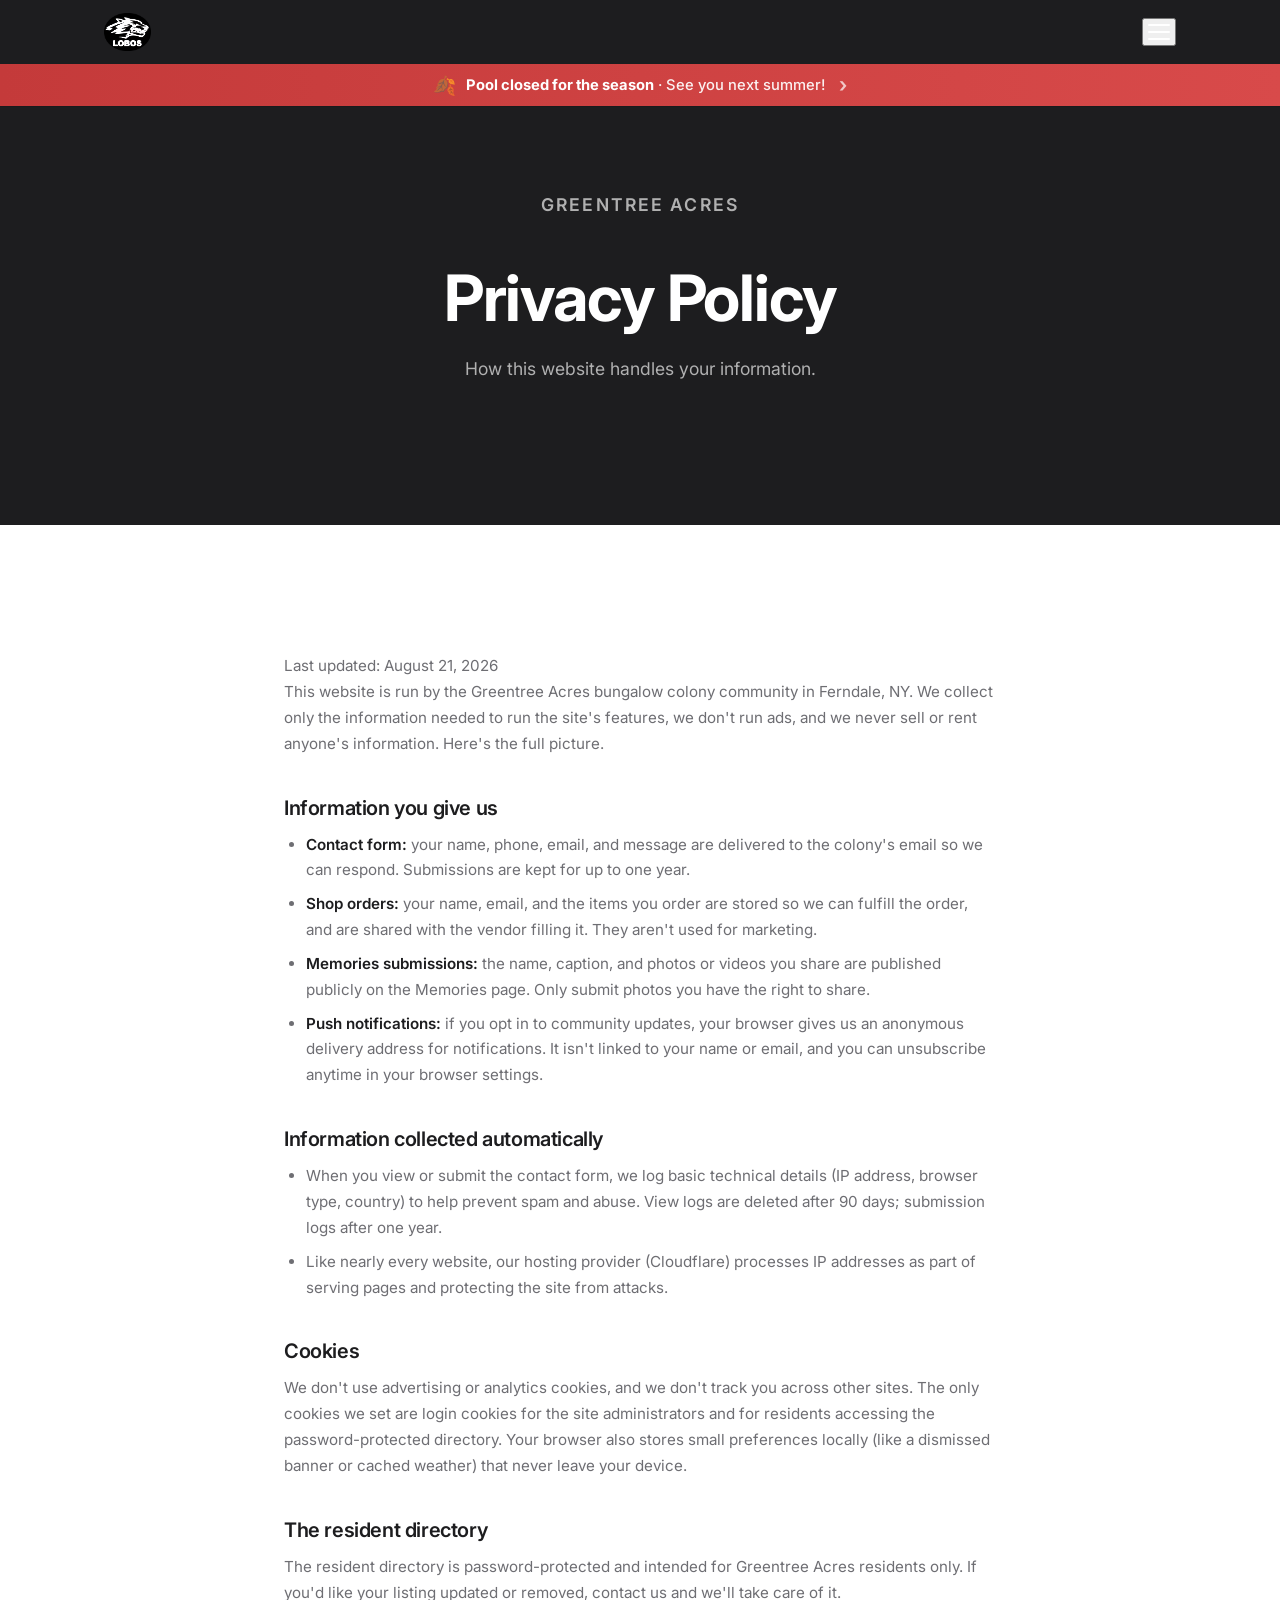
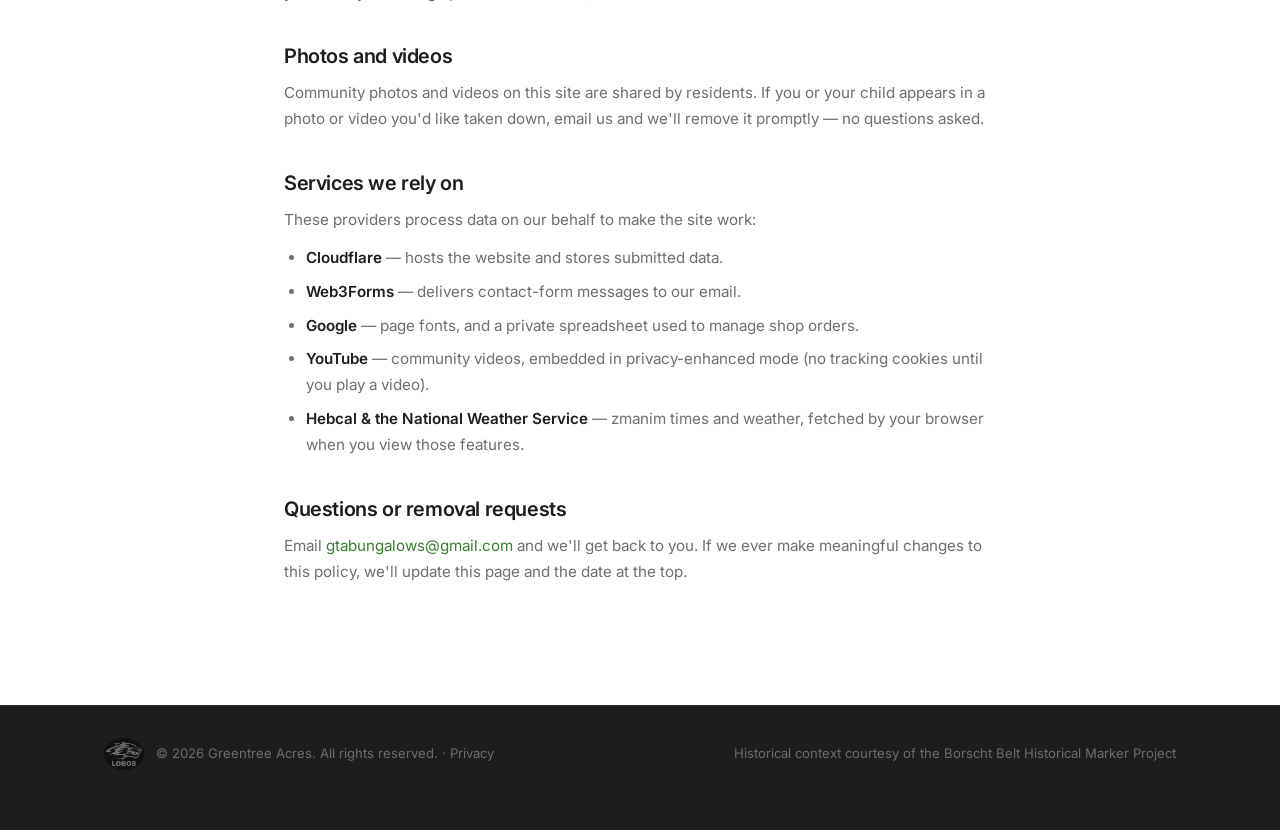
<file: privacy.html>
<!DOCTYPE html>
<html lang="en">
<head>
  <meta charset="UTF-8" />
  <meta name="viewport" content="width=device-width, initial-scale=1.0, viewport-fit=cover" />
  <title>Privacy Policy — Greentree Acres</title>
  <meta name="description" content="How the Greentree Acres community website handles your information." />
  <meta name="robots" content="noindex" />

  <link rel="preconnect" href="https://fonts.googleapis.com" />
  <link rel="preconnect" href="https://fonts.gstatic.com" crossorigin />
  <link href="https://fonts.googleapis.com/css2?family=Inter:wght@300;400;500;600;700&display=swap" rel="stylesheet" />

  <link rel="stylesheet" href="css/styles.css" />

  <link rel="manifest" href="/manifest.webmanifest" />
  <meta name="theme-color" content="#3a7d32" />
  <link rel="apple-touch-icon" href="/img/icons/apple-touch-icon.png" />
  <link rel="icon" type="image/png" href="/img/icons/favicon-32.png" />
  <meta name="apple-mobile-web-app-capable" content="yes" />
  <meta name="apple-mobile-web-app-status-bar-style" content="default" />
  <meta name="apple-mobile-web-app-title" content="Greentree" />

  <style>
    .privacy-body {
      max-width: 760px;
    }
    .privacy-body h2 {
      font-size: 1.25rem;
      margin-top: 40px;
      margin-bottom: 12px;
    }
    .privacy-body p,
    .privacy-body li {
      font-size: 0.95rem;
      line-height: 1.7;
      color: var(--color-secondary);
    }
    .privacy-body p strong,
    .privacy-body li strong {
      color: var(--color-dark);
      font-weight: 600;
    }
    .privacy-body ul {
      padding-left: 22px;
      margin: 12px 0;
    }
    .privacy-body li {
      margin-bottom: 8px;
    }
    .privacy-body a {
      color: var(--color-green);
    }
    .privacy-body a:hover {
      text-decoration: underline;
    }
    .privacy-updated {
      font-size: 0.82rem;
      color: var(--color-secondary);
      margin-top: 8px;
    }
  </style>
</head>
<body>

  <!-- ══════════════════════════════════════
       NAV
  ══════════════════════════════════════ -->
  <nav id="nav">
    <div class="container nav-inner">
      <a class="nav-logo" href="index.html">
        <img src="img/logo.png" alt="Greentree Acres" class="nav-logo-img" />
        <span class="nav-logo-text">Greentree Acres</span>
      </a>

      <ul class="nav-links">
        <li><a href="index.html">Home</a></li>
        <li><a href="entertainment.html">Entertainment</a></li>
        <li><a href="memories.html">Memories</a></li>
        <li><a href="ferndale.html">Ferndale History</a></li>
        <li><a href="zmanim.html">Zmanim</a></li>
        <li><a href="local.html">Local Info</a></li>
        <li><a href="residents.html">Residents</a></li>
        <li><a href="gazette.html">Gazette</a></li>
        <li><a href="magazines.html">Magazines</a></li>
        <li><a href="shop.html">Shop</a></li>
        <li><a class="nav-cta" href="index.html#contact">Get in Touch</a></li>
      </ul>

      <span id="nav-weather"></span>

      <button class="nav-toggle" id="navToggle" aria-label="Open menu">
        <span></span><span></span><span></span>
      </button>
    </div>
  </nav>

  <!-- ══════════════════════════════════════
       PAGE HEADER
  ══════════════════════════════════════ -->
  <section class="page-header">
    <div class="container page-header-content">
      <p class="eyebrow">Greentree Acres</p>
      <h1>Privacy Policy</h1>
      <p>How this website handles your information.</p>
    </div>
  </section>

  <!-- ══════════════════════════════════════
       POLICY
  ══════════════════════════════════════ -->
  <section class="section">
    <div class="container privacy-body">
      <p class="privacy-updated">Last updated: August 21, 2026</p>

      <p>
        This website is run by the Greentree Acres bungalow colony community in Ferndale, NY.
        We collect only the information needed to run the site's features, we don't run ads,
        and we never sell or rent anyone's information. Here's the full picture.
      </p>

      <h2>Information you give us</h2>
      <ul>
        <li><strong>Contact form:</strong> your name, phone, email, and message are delivered to
          the colony's email so we can respond. Submissions are kept for up to one year.</li>
        <li><strong>Shop orders:</strong> your name, email, and the items you order are stored so
          we can fulfill the order, and are shared with the vendor filling it. They aren't used
          for marketing.</li>
        <li><strong>Memories submissions:</strong> the name, caption, and photos or videos you
          share are published publicly on the Memories page. Only submit photos you have the
          right to share.</li>
        <li><strong>Push notifications:</strong> if you opt in to community updates, your browser
          gives us an anonymous delivery address for notifications. It isn't linked to your name
          or email, and you can unsubscribe anytime in your browser settings.</li>
      </ul>

      <h2>Information collected automatically</h2>
      <ul>
        <li>When you view or submit the contact form, we log basic technical details (IP address,
          browser type, country) to help prevent spam and abuse. View logs are deleted after
          90 days; submission logs after one year.</li>
        <li>Like nearly every website, our hosting provider (Cloudflare) processes IP addresses
          as part of serving pages and protecting the site from attacks.</li>
      </ul>

      <h2>Cookies</h2>
      <p>
        We don't use advertising or analytics cookies, and we don't track you across other sites.
        The only cookies we set are login cookies for the site administrators and for residents
        accessing the password-protected directory. Your browser also stores small preferences
        locally (like a dismissed banner or cached weather) that never leave your device.
      </p>

      <h2>The resident directory</h2>
      <p>
        The resident directory is password-protected and intended for Greentree Acres residents
        only. If you'd like your listing updated or removed, contact us and we'll take care of it.
      </p>

      <h2>Photos and videos</h2>
      <p>
        Community photos and videos on this site are shared by residents. If you or your child
        appears in a photo or video you'd like taken down, email us and we'll remove it promptly
        — no questions asked.
      </p>

      <h2>Services we rely on</h2>
      <p>These providers process data on our behalf to make the site work:</p>
      <ul>
        <li><strong>Cloudflare</strong> — hosts the website and stores submitted data.</li>
        <li><strong>Web3Forms</strong> — delivers contact-form messages to our email.</li>
        <li><strong>Google</strong> — page fonts, and a private spreadsheet used to manage shop orders.</li>
        <li><strong>YouTube</strong> — community videos, embedded in privacy-enhanced mode
          (no tracking cookies until you play a video).</li>
        <li><strong>Hebcal &amp; the National Weather Service</strong> — zmanim times and weather,
          fetched by your browser when you view those features.</li>
      </ul>

      <h2>Questions or removal requests</h2>
      <p>
        Email <a href="mailto:gtabungalows@gmail.com">gtabungalows@gmail.com</a> and we'll get
        back to you. If we ever make meaningful changes to this policy, we'll update this page
        and the date at the top.
      </p>
    </div>
  </section>

  <!-- ══════════════════════════════════════
       FOOTER
  ══════════════════════════════════════ -->
  <footer>
    <div class="container footer-inner">
      <div class="footer-brand">
        <img src="img/logo.png" alt="Greentree Acres" class="footer-logo" />
        <p>&copy; 2026 Greentree Acres. All rights reserved. · <a href="privacy.html">Privacy</a></p>
      </div>
      <p>
        Historical context courtesy of the
        <a href="https://borschtbelthistoricalmarkerproject.org/ferndale" target="_blank" rel="noopener noreferrer">
          Borscht Belt Historical Marker Project
        </a>
      </p>
    </div>
  </footer>

  <script src="js/main.js"></script>
  <script src="js/weather.js" defer></script>
  <script src="js/pool.js" defer></script>
</body>
</html>
</file>
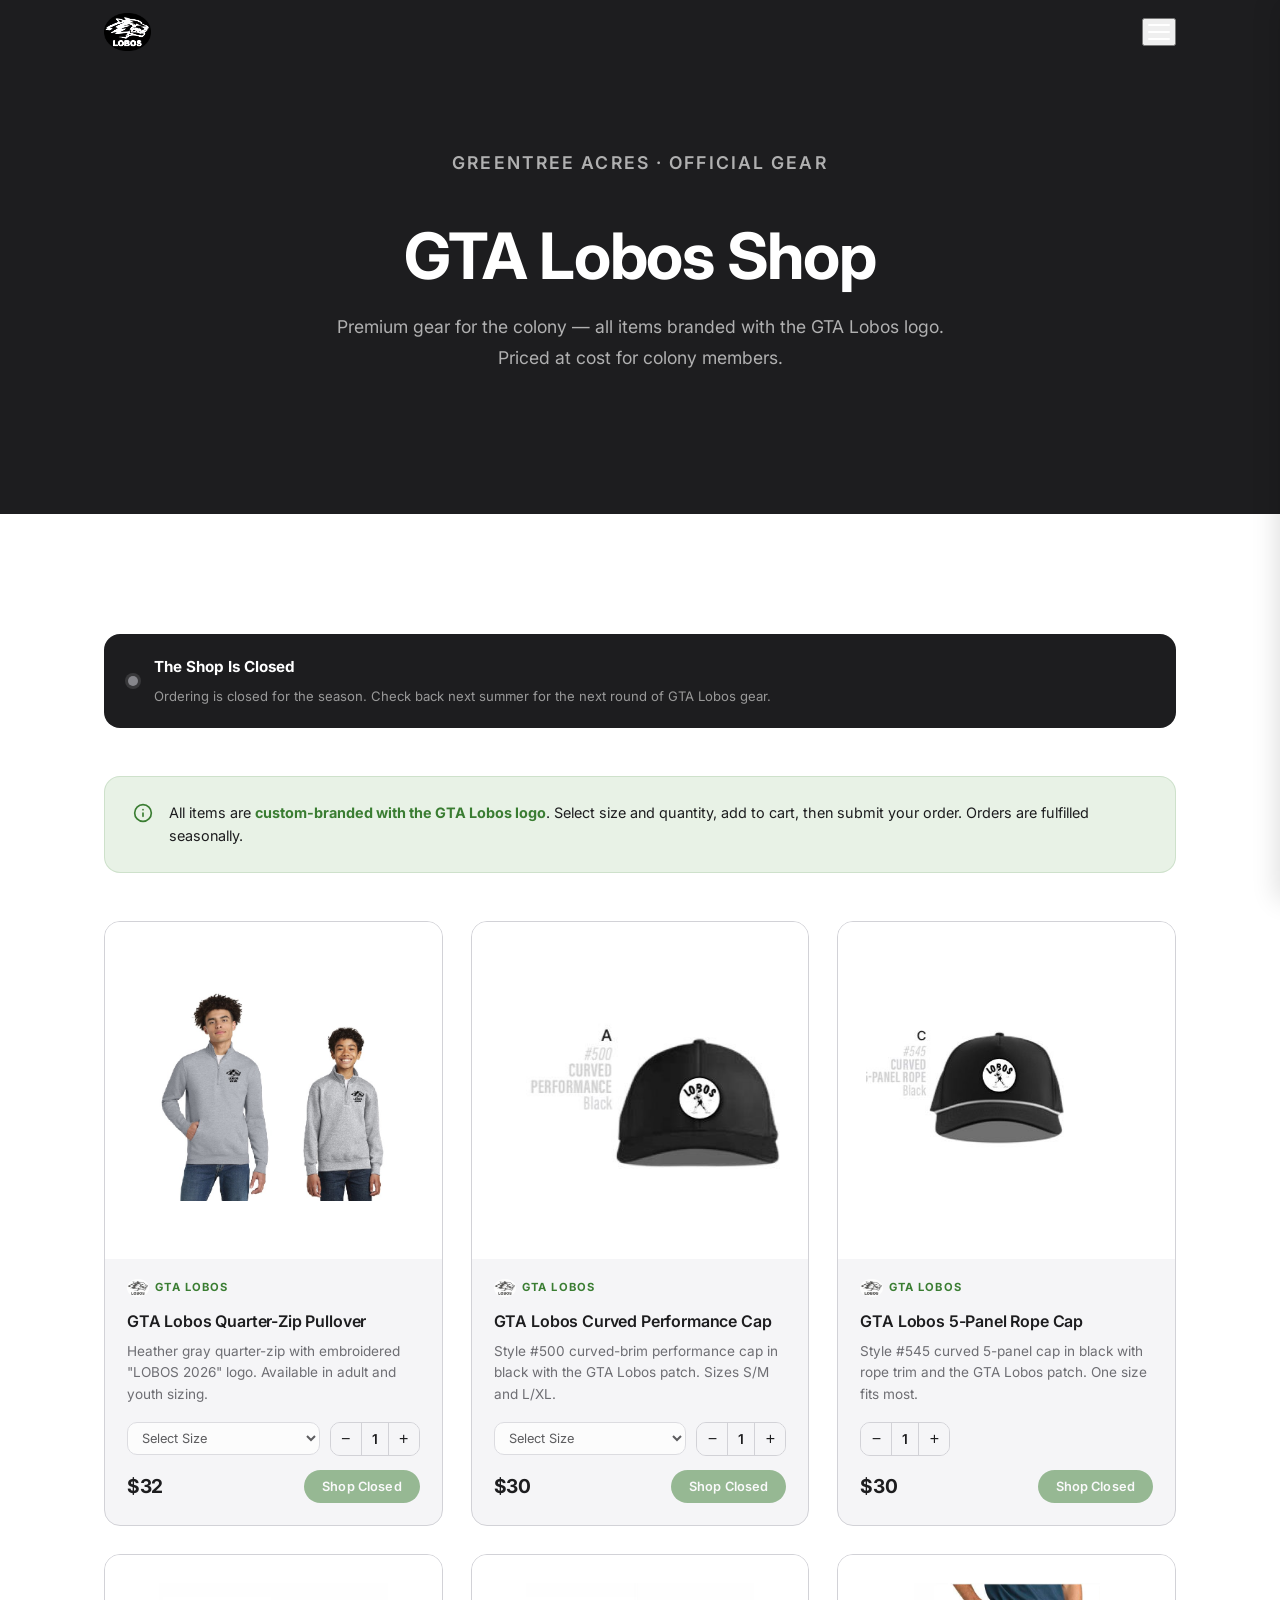
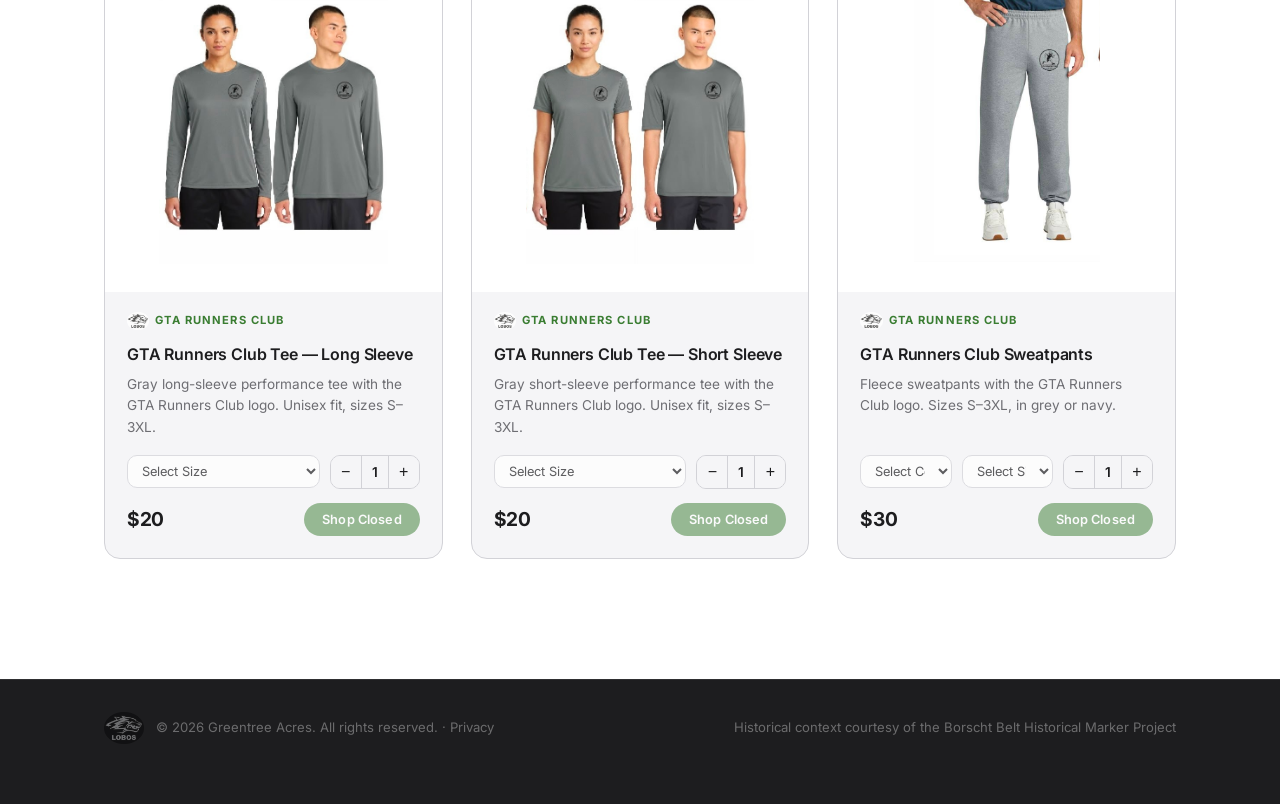
<file: shop.html>
<!DOCTYPE html>
<html lang="en">
<head>
  <meta charset="UTF-8" />
  <meta name="viewport" content="width=device-width, initial-scale=1.0" />
  <title>GTA Shop — Greentree Acres</title>
  <meta name="description" content="Official Greentree Acres Lobos swag — tees, quarter-zips, and caps. All items branded with the GTA Lobos logo." />

  <link rel="preconnect" href="https://fonts.googleapis.com" />
  <link rel="preconnect" href="https://fonts.gstatic.com" crossorigin />
  <link href="https://fonts.googleapis.com/css2?family=Inter:wght@300;400;500;600;700&display=swap" rel="stylesheet" />

  <link rel="stylesheet" href="css/styles.css" />
  <style>
    /* ── Grid ── */
    .shop-grid {
      display: grid;
      grid-template-columns: repeat(3, 1fr);
      gap: 28px;
      margin-top: 48px;
    }
    @media (max-width: 900px) { .shop-grid { grid-template-columns: repeat(2, 1fr); } }
    @media (max-width: 560px) { .shop-grid { grid-template-columns: 1fr; } }

    /* ── Card ── */
    .shop-card {
      background: var(--color-surface);
      border: 1px solid var(--color-border);
      border-radius: var(--radius);
      overflow: hidden;
      display: flex;
      flex-direction: column;
      transition: box-shadow var(--transition), transform var(--transition);
    }
    .shop-card:hover {
      box-shadow: var(--shadow);
      transform: translateY(-3px);
    }

    .shop-card-img {
      width: 100%;
      aspect-ratio: 1 / 1;
      object-fit: contain;
      background: #fff;
      padding: 28px;
    }

    .shop-card-body {
      padding: 20px 22px 22px;
      display: flex;
      flex-direction: column;
      flex: 1;
    }

    .shop-card-badge {
      display: inline-flex;
      align-items: center;
      gap: 6px;
      margin-bottom: 10px;
    }
    .shop-card-badge img {
      height: 18px;
      width: auto;
      opacity: 0.75;
    }
    .shop-card-badge span {
      font-size: 0.7rem;
      font-weight: 700;
      letter-spacing: 0.1em;
      text-transform: uppercase;
      color: var(--color-green);
    }

    .shop-card-name {
      font-size: 1rem;
      font-weight: 600;
      color: var(--color-dark);
      margin-bottom: 6px;
      letter-spacing: -0.01em;
    }

    .shop-card-desc {
      font-size: 0.85rem;
      color: var(--color-secondary);
      line-height: 1.6;
      flex: 1;
      margin-bottom: 16px;
    }

    /* ── Size + Qty ── */
    .shop-card-options {
      display: flex;
      align-items: center;
      flex-wrap: wrap;
      gap: 10px;
      margin-bottom: 14px;
    }

    .size-select, .color-select {
      flex: 1;
      min-width: 90px;
      padding: 7px 10px;
      border: 1px solid var(--color-border);
      border-radius: var(--radius-sm);
      font-family: var(--font);
      font-size: 0.8rem;
      background: var(--color-bg, #f9f9f7);
      color: var(--color-dark);
      cursor: pointer;
      transition: border-color 0.15s;
    }
    .size-select:focus, .color-select:focus { outline: 2px solid var(--color-green); outline-offset: 2px; }
    .size-select.error, .color-select.error { border-color: #e53e3e; }

    .qty-stepper {
      display: flex;
      align-items: center;
      gap: 0;
      border: 1px solid var(--color-border);
      border-radius: var(--radius-sm);
      overflow: hidden;
    }
    .qty-btn {
      width: 30px;
      height: 32px;
      background: var(--color-surface);
      border: none;
      font-size: 1rem;
      cursor: pointer;
      color: var(--color-dark);
      transition: background 0.15s;
      display: flex;
      align-items: center;
      justify-content: center;
    }
    .qty-btn:hover { background: var(--color-green-muted); }
    .qty-val {
      min-width: 28px;
      text-align: center;
      font-size: 0.85rem;
      font-weight: 600;
      color: var(--color-dark);
      border-left: 1px solid var(--color-border);
      border-right: 1px solid var(--color-border);
      padding: 0 4px;
      line-height: 32px;
    }

    /* ── Card Footer ── */
    .shop-card-footer {
      display: flex;
      align-items: center;
      justify-content: space-between;
      gap: 12px;
    }

    .shop-card-price {
      font-size: 1.2rem;
      font-weight: 700;
      color: var(--color-dark);
      letter-spacing: -0.02em;
    }

    .btn-order {
      display: inline-flex;
      align-items: center;
      gap: 6px;
      padding: 9px 18px;
      background: var(--color-green);
      color: white;
      border: none;
      border-radius: 100px;
      font-size: 0.8rem;
      font-weight: 600;
      font-family: var(--font);
      letter-spacing: 0.01em;
      cursor: pointer;
      transition: opacity var(--transition);
      white-space: nowrap;
    }
    .btn-order:hover { opacity: 0.85; }
    .btn-order:disabled { opacity: 0.5; cursor: not-allowed; }

    /* ── Info note ── */
    .shop-note {
      margin-top: 48px;
      padding: 24px 28px;
      background: var(--color-green-muted);
      border: 1px solid rgba(58, 125, 50, 0.15);
      border-radius: var(--radius);
      display: flex;
      gap: 16px;
      align-items: flex-start;
    }
    .shop-note svg { flex-shrink: 0; color: var(--color-green); margin-top: 2px; }
    .shop-note p { color: var(--color-dark); font-size: 0.9rem; line-height: 1.65; margin: 0; }
    .shop-note strong { color: var(--color-green); }

    /* ── Floating cart button ── */
    #cart-float-btn {
      position: fixed;
      bottom: 28px;
      right: 28px;
      z-index: 900;
      width: 56px;
      height: 56px;
      border-radius: 50%;
      background: var(--color-green);
      color: white;
      border: none;
      cursor: pointer;
      display: flex;
      align-items: center;
      justify-content: center;
      box-shadow: 0 4px 16px rgba(0,0,0,0.18);
      transition: opacity var(--transition), transform var(--transition);
    }
    #cart-float-btn:hover { opacity: 0.9; transform: scale(1.05); }

    #cart-badge {
      position: absolute;
      top: -4px;
      right: -4px;
      background: #e53e3e;
      color: white;
      font-size: 0.65rem;
      font-weight: 700;
      min-width: 18px;
      height: 18px;
      border-radius: 100px;
      display: none;
      align-items: center;
      justify-content: center;
      padding: 0 4px;
      font-family: var(--font);
    }
    #cart-badge.visible { display: flex; }

    /* ── Cart overlay ── */
    .cart-overlay {
      position: fixed;
      inset: 0;
      background: rgba(0,0,0,0.45);
      z-index: 950;
      opacity: 0;
      pointer-events: none;
      transition: opacity 0.25s;
    }
    .cart-overlay.open { opacity: 1; pointer-events: all; }

    /* ── Cart drawer ── */
    .cart-drawer {
      position: fixed;
      top: 0;
      right: 0;
      bottom: 0;
      width: min(420px, 100vw);
      background: white;
      z-index: 960;
      display: flex;
      flex-direction: column;
      transform: translateX(100%);
      transition: transform 0.28s cubic-bezier(0.4, 0, 0.2, 1);
      box-shadow: -4px 0 24px rgba(0,0,0,0.12);
    }
    .cart-drawer.open { transform: translateX(0); }

    .cart-header {
      display: flex;
      align-items: center;
      justify-content: space-between;
      padding: 20px 24px;
      border-bottom: 1px solid var(--color-border);
      flex-shrink: 0;
    }
    .cart-header h3 {
      font-size: 1.05rem;
      font-weight: 700;
      color: var(--color-dark);
      margin: 0;
    }
    #cart-close {
      background: none;
      border: none;
      font-size: 1.4rem;
      cursor: pointer;
      color: var(--color-secondary);
      line-height: 1;
      padding: 4px;
      display: flex;
      align-items: center;
      justify-content: center;
    }
    #cart-close:hover { color: var(--color-dark); }

    .cart-items {
      flex: 1;
      overflow-y: auto;
      padding: 16px 24px;
    }

    .cart-empty {
      text-align: center;
      color: var(--color-secondary);
      font-size: 0.9rem;
      margin-top: 40px;
    }

    .cart-item-row {
      display: flex;
      align-items: flex-start;
      justify-content: space-between;
      gap: 12px;
      padding: 12px 0;
      border-bottom: 1px solid var(--color-border);
    }
    .cart-item-row:last-child { border-bottom: none; }

    .cart-item-info {
      display: flex;
      flex-direction: column;
      gap: 3px;
      flex: 1;
    }
    .cart-item-name {
      font-size: 0.875rem;
      font-weight: 600;
      color: var(--color-dark);
    }
    .cart-item-size {
      font-size: 0.78rem;
      color: var(--color-secondary);
    }

    .cart-item-right {
      display: flex;
      align-items: center;
      gap: 10px;
      flex-shrink: 0;
    }
    .cart-item-qty {
      font-size: 0.8rem;
      color: var(--color-secondary);
    }
    .cart-item-price {
      font-size: 0.875rem;
      font-weight: 600;
      color: var(--color-dark);
      min-width: 36px;
      text-align: right;
    }
    .cart-remove {
      background: none;
      border: none;
      font-size: 1rem;
      cursor: pointer;
      color: var(--color-secondary);
      padding: 2px 4px;
      line-height: 1;
      border-radius: 4px;
      transition: color 0.15s, background 0.15s;
    }
    .cart-remove:hover { color: #e53e3e; background: #fff0f0; }

    .cart-footer {
      padding: 20px 24px 28px;
      border-top: 1px solid var(--color-border);
      flex-shrink: 0;
    }

    .cart-total {
      font-size: 1rem;
      font-weight: 600;
      color: var(--color-dark);
      margin-bottom: 18px;
    }
    .cart-total strong {
      color: var(--color-green);
      font-size: 1.1rem;
    }

    .cart-form {
      display: flex;
      flex-direction: column;
      gap: 10px;
      margin-bottom: 14px;
    }
    .cart-form input {
      padding: 10px 14px;
      border: 1px solid var(--color-border);
      border-radius: var(--radius-sm);
      font-family: var(--font);
      font-size: 0.875rem;
      color: var(--color-dark);
      background: var(--color-bg, #f9f9f7);
      transition: border-color 0.15s;
    }
    .cart-form input:focus {
      outline: 2px solid var(--color-green);
      outline-offset: 2px;
    }

    #cart-submit {
      width: 100%;
      justify-content: center;
      padding: 12px;
      font-size: 0.9rem;
    }

    .cart-msg {
      font-size: 0.82rem;
      margin: 0;
      min-height: 20px;
      text-align: center;
    }
    .cart-msg.success { color: var(--color-green); }
    .cart-msg.error { color: #e53e3e; }

    /* ── Order confirmation ── */
    .cart-confirmation {
      flex: 1;
      overflow-y: auto;
      padding: 32px 24px;
      display: flex;
      flex-direction: column;
      align-items: center;
      text-align: center;
    }
    .cart-confirm-icon {
      width: 48px;
      height: 48px;
      border-radius: 50%;
      background: var(--color-green);
      color: white;
      font-size: 1.3rem;
      font-weight: 700;
      display: flex;
      align-items: center;
      justify-content: center;
      margin-bottom: 16px;
    }
    .cart-confirm-icon.pending { background: #f59e0b; }
    .cart-confirmation h3 {
      font-size: 1.1rem;
      font-weight: 700;
      color: var(--color-dark);
      margin: 0 0 6px;
    }
    .cart-confirm-total {
      font-size: 0.95rem;
      color: var(--color-secondary);
      margin: 0 0 24px;
    }
    .cart-confirm-total strong {
      color: var(--color-green);
      font-size: 1.15rem;
    }
    .cart-confirm-pay {
      width: 100%;
      background: var(--color-green-muted);
      border: 1px solid rgba(58, 125, 50, 0.15);
      border-radius: var(--radius);
      padding: 20px;
      text-align: left;
      margin-bottom: 24px;
    }
    .cart-confirm-deadline {
      margin: 0 0 14px;
      font-size: 0.85rem;
      color: var(--color-dark);
      line-height: 1.5;
    }
    .cart-confirm-methods {
      list-style: none;
      margin: 0 0 14px;
      padding: 0;
      display: flex;
      flex-direction: column;
      gap: 8px;
    }
    .cart-confirm-methods li {
      font-size: 0.85rem;
      color: var(--color-dark);
      line-height: 1.5;
    }
    .cart-confirm-methods strong { color: var(--color-green); }
    .cart-confirm-pending {
      background: rgba(245, 158, 11, 0.08);
      border-color: rgba(245, 158, 11, 0.3);
    }
    .cart-confirm-pending .cart-confirm-deadline strong { color: #b45309; }
    .cart-confirm-contact {
      margin: 0;
      font-size: 0.82rem;
      color: var(--color-secondary);
      line-height: 1.5;
    }
    .cart-confirm-contact strong { color: var(--color-dark); }
    #cart-confirm-done {
      width: 100%;
      justify-content: center;
      padding: 12px;
      font-size: 0.9rem;
    }
  </style>
</head>
<body>

  <!-- ══════════════════════════════════════
       NAV
  ══════════════════════════════════════ -->
  <nav id="nav">
    <div class="container nav-inner">
      <a class="nav-logo" href="index.html">
        <img src="img/logo.png" alt="Greentree Acres" class="nav-logo-img" />
        <span class="nav-logo-text">Greentree Acres</span>
      </a>

      <ul class="nav-links">
        <li><a href="index.html">Home</a></li>
        <li><a href="entertainment.html">Entertainment</a></li>
        <li><a href="memories.html">Memories</a></li>
        <li><a href="ferndale.html">Ferndale History</a></li>
        <li><a href="zmanim.html">Zmanim</a></li>
        <li><a href="local.html">Local Info</a></li>
        <li><a href="residents.html">Residents</a></li>
        <li><a href="gazette.html">Gazette</a></li>
        <li><a href="magazines.html">Magazines</a></li>
        <li><a href="shop.html">Shop</a></li>
        <li><a class="nav-cta" href="index.html#contact">Get in Touch</a></li>
      </ul>

      <span id="nav-weather"></span>

      <button class="nav-toggle" id="navToggle" aria-label="Open menu">
        <span></span><span></span><span></span>
      </button>
    </div>
  </nav>

  <!-- ══════════════════════════════════════
       PAGE HEADER
  ══════════════════════════════════════ -->
  <section class="page-header">
    <div class="container page-header-content">
      <p class="eyebrow">Greentree Acres · Official Gear</p>
      <h1>GTA Lobos Shop</h1>
      <p>Premium gear for the colony — all items branded with the GTA Lobos logo. Priced at cost for colony members.</p>
    </div>
  </section>

  <!-- ══════════════════════════════════════
       SHOP GRID
  ══════════════════════════════════════ -->
  <section class="section" id="shop">
    <div class="container">

      <div style="display:flex;align-items:center;gap:16px;padding:20px 24px;background:#1d1d1f;border-radius:var(--radius);margin-bottom:32px;flex-wrap:wrap;">
        <div style="width:10px;height:10px;border-radius:50%;background:#86868b;flex-shrink:0;box-shadow:0 0 0 3px rgba(134,134,139,0.25);"></div>
        <div style="flex:1;min-width:0;">
          <p style="margin:0;font-weight:700;color:#fff;font-size:0.95rem;">The Shop Is Closed</p>
          <p style="margin:4px 0 0;color:#999;font-size:0.82rem;">Ordering is closed for the season. Check back next summer for the next round of GTA Lobos gear.</p>
        </div>
      </div>

      <div class="shop-note reveal">
        <svg width="20" height="20" viewBox="0 0 24 24" fill="none" stroke="currentColor" stroke-width="2" stroke-linecap="round" stroke-linejoin="round"><circle cx="12" cy="12" r="10"/><path d="M12 16v-4M12 8h.01"/></svg>
        <p>All items are <strong>custom-branded with the GTA Lobos logo</strong>. Select size and quantity, add to cart, then submit your order. Orders are fulfilled seasonally.</p>
      </div>

      <div class="shop-grid">

        <!-- Quarter-Zip Pullover -->
        <div class="shop-card reveal reveal-delay-1" data-name="GTA Lobos Quarter-Zip Pullover" data-price="32">
          <img class="shop-card-img" src="img/shop/quarter-zip.png" alt="GTA Lobos Quarter-Zip Pullover" />
          <div class="shop-card-body">
            <div class="shop-card-badge">
              <img src="img/shop/lobos-logo.png" alt="GTA Lobos" />
              <span>GTA Lobos</span>
            </div>
            <p class="shop-card-name">GTA Lobos Quarter-Zip Pullover</p>
            <p class="shop-card-desc">Heather gray quarter-zip with embroidered "LOBOS 2026" logo. Available in adult and youth sizing.</p>
            <div class="shop-card-options">
              <select class="size-select" aria-label="Size">
                <option value="">Select Size</option>
                <option>Youth S</option>
                <option>Youth M</option>
                <option>Youth L</option>
                <option>Adult S</option>
                <option>Adult M</option>
                <option>Adult L</option>
                <option>Adult XL</option>
                <option>Adult 2XL</option>
              </select>
              <div class="qty-stepper">
                <button class="qty-btn" type="button" data-dir="-1">−</button>
                <span class="qty-val">1</span>
                <button class="qty-btn" type="button" data-dir="1">+</button>
              </div>
            </div>
            <div class="shop-card-footer">
              <span class="shop-card-price">$32</span>
              <button class="btn-order btn-add-cart" type="button">Add to Cart</button>
            </div>
          </div>
        </div>

        <!-- Curved Performance Cap -->
        <div class="shop-card reveal reveal-delay-2" data-name="GTA Lobos Curved Performance Cap" data-price="30">
          <img class="shop-card-img" src="img/shop/cap-curved-performance.png" alt="GTA Lobos Curved Performance Cap" />
          <div class="shop-card-body">
            <div class="shop-card-badge">
              <img src="img/shop/lobos-logo.png" alt="GTA Lobos" />
              <span>GTA Lobos</span>
            </div>
            <p class="shop-card-name">GTA Lobos Curved Performance Cap</p>
            <p class="shop-card-desc">Style #500 curved-brim performance cap in black with the GTA Lobos patch. Sizes S/M and L/XL.</p>
            <div class="shop-card-options">
              <select class="size-select" aria-label="Size">
                <option value="">Select Size</option>
                <option>S/M</option>
                <option>L/XL</option>
              </select>
              <div class="qty-stepper">
                <button class="qty-btn" type="button" data-dir="-1">−</button>
                <span class="qty-val">1</span>
                <button class="qty-btn" type="button" data-dir="1">+</button>
              </div>
            </div>
            <div class="shop-card-footer">
              <span class="shop-card-price">$30</span>
              <button class="btn-order btn-add-cart" type="button">Add to Cart</button>
            </div>
          </div>
        </div>

        <!-- 5-Panel Rope Cap -->
        <div class="shop-card reveal" data-name="GTA Lobos 5-Panel Rope Cap" data-price="30">
          <img class="shop-card-img" src="img/shop/cap-rope.png" alt="GTA Lobos 5-Panel Rope Cap" />
          <div class="shop-card-body">
            <div class="shop-card-badge">
              <img src="img/shop/lobos-logo.png" alt="GTA Lobos" />
              <span>GTA Lobos</span>
            </div>
            <p class="shop-card-name">GTA Lobos 5-Panel Rope Cap</p>
            <p class="shop-card-desc">Style #545 curved 5-panel cap in black with rope trim and the GTA Lobos patch. One size fits most.</p>
            <div class="shop-card-options">
              <div class="qty-stepper">
                <button class="qty-btn" type="button" data-dir="-1">−</button>
                <span class="qty-val">1</span>
                <button class="qty-btn" type="button" data-dir="1">+</button>
              </div>
            </div>
            <div class="shop-card-footer">
              <span class="shop-card-price">$30</span>
              <button class="btn-order btn-add-cart" type="button">Add to Cart</button>
            </div>
          </div>
        </div>

        <!-- Runners Club Tee — Long Sleeve (Unisex) -->
        <div class="shop-card reveal" data-name="GTA Runners Club Tee — Long Sleeve" data-price="20">
          <img class="shop-card-img" src="img/shop/runners-tee-unisex-long.jpg" alt="GTA Runners Club Tee, Long Sleeve, modeled by a woman and a man" />
          <div class="shop-card-body">
            <div class="shop-card-badge">
              <img src="img/shop/lobos-logo.png" alt="GTA Lobos" />
              <span>GTA Runners Club</span>
            </div>
            <p class="shop-card-name">GTA Runners Club Tee — Long Sleeve</p>
            <p class="shop-card-desc">Gray long-sleeve performance tee with the GTA Runners Club logo. Unisex fit, sizes S–3XL.</p>
            <div class="shop-card-options">
              <select class="size-select" aria-label="Size">
                <option value="">Select Size</option>
                <option>S</option>
                <option>M</option>
                <option>L</option>
                <option>XL</option>
                <option>2XL</option>
                <option>3XL</option>
              </select>
              <div class="qty-stepper">
                <button class="qty-btn" type="button" data-dir="-1">−</button>
                <span class="qty-val">1</span>
                <button class="qty-btn" type="button" data-dir="1">+</button>
              </div>
            </div>
            <div class="shop-card-footer">
              <span class="shop-card-price">$20</span>
              <button class="btn-order btn-add-cart" type="button">Add to Cart</button>
            </div>
          </div>
        </div>

        <!-- Runners Club Tee — Short Sleeve (Unisex) -->
        <div class="shop-card reveal reveal-delay-1" data-name="GTA Runners Club Tee — Short Sleeve" data-price="20">
          <img class="shop-card-img" src="img/shop/runners-tee-unisex-short.jpg" alt="GTA Runners Club Tee, Short Sleeve, modeled by a woman and a man" />
          <div class="shop-card-body">
            <div class="shop-card-badge">
              <img src="img/shop/lobos-logo.png" alt="GTA Lobos" />
              <span>GTA Runners Club</span>
            </div>
            <p class="shop-card-name">GTA Runners Club Tee — Short Sleeve</p>
            <p class="shop-card-desc">Gray short-sleeve performance tee with the GTA Runners Club logo. Unisex fit, sizes S–3XL.</p>
            <div class="shop-card-options">
              <select class="size-select" aria-label="Size">
                <option value="">Select Size</option>
                <option>S</option>
                <option>M</option>
                <option>L</option>
                <option>XL</option>
                <option>2XL</option>
                <option>3XL</option>
              </select>
              <div class="qty-stepper">
                <button class="qty-btn" type="button" data-dir="-1">−</button>
                <span class="qty-val">1</span>
                <button class="qty-btn" type="button" data-dir="1">+</button>
              </div>
            </div>
            <div class="shop-card-footer">
              <span class="shop-card-price">$20</span>
              <button class="btn-order btn-add-cart" type="button">Add to Cart</button>
            </div>
          </div>
        </div>

        <!-- Runners Club Sweatpants -->
        <div class="shop-card reveal reveal-delay-1" data-name="GTA Runners Club Sweatpants" data-price="30"
             data-color-images='{"Grey":"img/shop/runners-pants-grey.jpg","Navy":"img/shop/runners-pants-navy.jpg"}'>
          <img class="shop-card-img" src="img/shop/runners-pants-grey.jpg" alt="GTA Runners Club Sweatpants" />
          <div class="shop-card-body">
            <div class="shop-card-badge">
              <img src="img/shop/lobos-logo.png" alt="GTA Lobos" />
              <span>GTA Runners Club</span>
            </div>
            <p class="shop-card-name">GTA Runners Club Sweatpants</p>
            <p class="shop-card-desc">Fleece sweatpants with the GTA Runners Club logo. Sizes S–3XL, in grey or navy.</p>
            <div class="shop-card-options">
              <select class="color-select" aria-label="Color">
                <option value="">Select Color</option>
                <option>Grey</option>
                <option>Navy</option>
              </select>
              <select class="size-select" aria-label="Size">
                <option value="">Select Size</option>
                <option>S</option>
                <option>M</option>
                <option>L</option>
                <option>XL</option>
                <option>2XL</option>
                <option>3XL</option>
              </select>
              <div class="qty-stepper">
                <button class="qty-btn" type="button" data-dir="-1">−</button>
                <span class="qty-val">1</span>
                <button class="qty-btn" type="button" data-dir="1">+</button>
              </div>
            </div>
            <div class="shop-card-footer">
              <span class="shop-card-price">$30</span>
              <button class="btn-order btn-add-cart" type="button">Add to Cart</button>
            </div>
          </div>
        </div>

      </div>
    </div>
  </section>

  <!-- ══════════════════════════════════════
       FOOTER
  ══════════════════════════════════════ -->
  <footer>
    <div class="container footer-inner">
      <div class="footer-brand">
        <img src="img/logo.png" alt="Greentree Acres" class="footer-logo" />
        <p>&copy; 2026 Greentree Acres. All rights reserved. &middot; <a href="privacy.html">Privacy</a></p>
      </div>
      <p>
        Historical context courtesy of the
        <a href="https://borschtbelthistoricalmarkerproject.org/ferndale" target="_blank" rel="noopener noreferrer">
          Borscht Belt Historical Marker Project
        </a>
      </p>
    </div>
  </footer>

  <!-- ══════════════════════════════════════
       FLOATING CART BUTTON
  ══════════════════════════════════════ -->
  <button id="cart-float-btn" aria-label="View cart">
    <svg width="22" height="22" viewBox="0 0 24 24" fill="none" stroke="currentColor" stroke-width="2" stroke-linecap="round" stroke-linejoin="round"><circle cx="9" cy="21" r="1"/><circle cx="20" cy="21" r="1"/><path d="M1 1h4l2.68 13.39a2 2 0 0 0 2 1.61h9.72a2 2 0 0 0 2-1.61L23 6H6"/></svg>
    <span id="cart-badge"></span>
  </button>

  <!-- ══════════════════════════════════════
       CART OVERLAY + DRAWER
  ══════════════════════════════════════ -->
  <div id="cart-overlay" class="cart-overlay"></div>

  <div id="cart-drawer" class="cart-drawer" role="dialog" aria-label="Shopping cart">
    <div class="cart-header">
      <h3>Your Order</h3>
      <button id="cart-close" aria-label="Close cart">&#x2715;</button>
    </div>

    <div id="cart-items" class="cart-items">
      <p class="cart-empty">No items yet. Add something above!</p>
    </div>

    <div id="cart-footer" class="cart-footer">
      <div class="cart-total">Total: <strong id="cart-total-price">$0</strong></div>

      <div class="cart-form">
        <input type="text" id="cart-name" placeholder="Your name" autocomplete="name" />
        <input type="email" id="cart-email" placeholder="Your email" autocomplete="email" />
      </div>

      <button id="cart-submit" class="btn-order" type="button">Place Order</button>
      <p id="cart-msg" class="cart-msg"></p>
    </div>

    <div id="cart-confirmation" class="cart-confirmation" style="display:none;">
      <div class="cart-confirm-icon" id="cart-confirm-icon">&#x2713;</div>
      <h3 id="cart-confirm-heading">Order Submitted!</h3>
      <p class="cart-confirm-total">Total Due: <strong id="confirm-total-price">$0</strong></p>

      <div class="cart-confirm-pay" id="cart-confirm-pay">
        <p class="cart-confirm-deadline">Please submit payment by <strong>5:00 PM today</strong>.</p>
        <ul class="cart-confirm-methods">
          <li><strong>Zelle:</strong> sh.albala@gmail.com</li>
          <li><strong>Venmo:</strong> @shoshana-albala</li>
          <li><strong>Cash/Check:</strong> Bring to Mikey Albala in Unit X</li>
        </ul>
        <p class="cart-confirm-contact">Questions? Contact <strong>Mikey Albala</strong>.</p>
      </div>

      <div class="cart-confirm-pay cart-confirm-pending" id="cart-confirm-pending" style="display:none;">
        <p class="cart-confirm-deadline">Ordering closed at <strong>5:00 PM today</strong>, so this order is <strong>not yet confirmed</strong> — we are not collecting payment right now.</p>
        <p class="cart-confirm-deadline">If we're able to include it, we'll reach out with payment instructions.</p>
        <p class="cart-confirm-contact">Questions? Contact <strong>Mikey Albala</strong>.</p>
      </div>

      <button id="cart-confirm-done" class="btn-order" type="button">Done</button>
    </div>
  </div>

  <script src="js/main.js"></script>
  <script>
    (function () {
      var cart = [];

      // Orders/payment cut off at 5:00 PM Eastern today. Orders placed after
      // this still go through, but the confirmation screen tells the buyer
      // it isn't confirmed yet instead of showing payment instructions.
      var ORDER_CUTOFF = new Date('2026-07-29T17:00:00-04:00');

      function esc(s) {
        return String(s)
          .replace(/&/g, '&amp;')
          .replace(/</g, '&lt;')
          .replace(/>/g, '&gt;');
      }

      function updateBadge() {
        var total = cart.reduce(function (s, i) { return s + i.qty; }, 0);
        var badge = document.getElementById('cart-badge');
        badge.textContent = total || '';
        if (total > 0) badge.classList.add('visible');
        else badge.classList.remove('visible');
      }

      function renderCart() {
        var el = document.getElementById('cart-items');
        var totalEl = document.getElementById('cart-total-price');

        if (!cart.length) {
          el.innerHTML = '<p class="cart-empty">No items yet. Add something above!</p>';
          totalEl.textContent = '$0';
          return;
        }

        el.innerHTML = cart.map(function (item, i) {
          var details = [];
          if (item.color) details.push('Color: ' + esc(item.color));
          if (item.size) details.push('Size: ' + esc(item.size));
          return '<div class="cart-item-row">' +
            '<div class="cart-item-info">' +
              '<span class="cart-item-name">' + esc(item.name) + '</span>' +
              (details.length ? '<span class="cart-item-size">' + details.join(' · ') + '</span>' : '') +
            '</div>' +
            '<div class="cart-item-right">' +
              '<span class="cart-item-qty">×' + item.qty + '</span>' +
              '<span class="cart-item-price">$' + (item.price * item.qty) + '</span>' +
              '<button class="cart-remove" type="button" data-idx="' + i + '" aria-label="Remove">&#x2715;</button>' +
            '</div>' +
          '</div>';
        }).join('');

        var total = cart.reduce(function (s, i) { return s + i.price * i.qty; }, 0);
        totalEl.textContent = '$' + total;
      }

      function openCart() {
        renderCart();
        document.getElementById('cart-drawer').classList.add('open');
        document.getElementById('cart-overlay').classList.add('open');
        document.body.style.overflow = 'hidden';
      }

      function closeCart() {
        document.getElementById('cart-drawer').classList.remove('open');
        document.getElementById('cart-overlay').classList.remove('open');
        document.body.style.overflow = '';
        hideConfirmation();
      }

      function showConfirmation(total) {
        var isLate = new Date() > ORDER_CUTOFF;

        document.getElementById('confirm-total-price').textContent = '$' + total;
        var iconEl = document.getElementById('cart-confirm-icon');
        iconEl.textContent = isLate ? '!' : '✓';
        iconEl.classList.toggle('pending', isLate);
        document.getElementById('cart-confirm-heading').textContent = isLate ? 'Order Received' : 'Order Submitted!';
        document.getElementById('cart-confirm-pay').style.display = isLate ? 'none' : 'block';
        document.getElementById('cart-confirm-pending').style.display = isLate ? 'block' : 'none';
        document.getElementById('cart-items').style.display = 'none';
        document.getElementById('cart-footer').style.display = 'none';
        document.getElementById('cart-confirmation').style.display = 'flex';
      }

      function hideConfirmation() {
        document.getElementById('cart-confirmation').style.display = 'none';
        document.getElementById('cart-items').style.display = '';
        document.getElementById('cart-footer').style.display = '';
      }

      // Shop is closed: no adding to cart. Flip to true (and SHOP_OPEN in worker.js) to reopen.
      var SHOP_OPEN = false;
      if (!SHOP_OPEN) {
        document.querySelectorAll('.btn-add-cart').forEach(function (b) { b.disabled = true; b.textContent = 'Shop Closed'; });
        document.querySelectorAll('.shop-card select, .shop-card .qty-btn').forEach(function (el) { el.disabled = true; });
        document.getElementById('cart-float-btn').style.display = 'none';
      }

      // Wire up each card
      document.querySelectorAll('.shop-card').forEach(function (card) {
        var addBtn      = card.querySelector('.btn-add-cart');
        var sizeSelect  = card.querySelector('.size-select');
        var colorSelect = card.querySelector('.color-select');
        var qtyValEl    = card.querySelector('.qty-val');
        var imgEl       = card.querySelector('.shop-card-img');
        var colorImagesRaw = card.getAttribute('data-color-images');
        var colorImages = colorImagesRaw ? JSON.parse(colorImagesRaw) : null;

        // Qty steppers
        card.querySelectorAll('.qty-btn').forEach(function (btn) {
          btn.addEventListener('click', function () {
            var cur  = parseInt(qtyValEl.textContent, 10);
            var dir  = parseInt(btn.getAttribute('data-dir'), 10);
            var next = Math.max(1, Math.min(20, cur + dir));
            qtyValEl.textContent = next;
          });
        });

        // Swap product photo when color changes
        if (colorSelect && colorImages) {
          colorSelect.addEventListener('change', function () {
            if (colorImages[colorSelect.value]) {
              imgEl.src = colorImages[colorSelect.value];
            }
          });
        }

        addBtn.addEventListener('click', function () {
          if (!SHOP_OPEN) return;
          var name  = card.getAttribute('data-name');
          var price = parseInt(card.getAttribute('data-price'), 10);
          var size  = sizeSelect ? sizeSelect.value : '';
          var color = colorSelect ? colorSelect.value : '';
          var qty   = parseInt(qtyValEl.textContent, 10);

          // Require size/color when those selectors exist
          if (sizeSelect && !size) {
            sizeSelect.classList.add('error');
            sizeSelect.focus();
            setTimeout(function () { sizeSelect.classList.remove('error'); }, 2000);
            return;
          }
          if (colorSelect && !color) {
            colorSelect.classList.add('error');
            colorSelect.focus();
            setTimeout(function () { colorSelect.classList.remove('error'); }, 2000);
            return;
          }

          // Merge with existing cart entry if same name + size + color
          var existing = null;
          for (var i = 0; i < cart.length; i++) {
            if (cart[i].name === name && cart[i].size === size && cart[i].color === color) {
              existing = cart[i];
              break;
            }
          }
          if (existing) {
            existing.qty += qty;
          } else {
            cart.push({ name: name, price: price, size: size, color: color, qty: qty });
          }

          updateBadge();

          // Flash confirmation
          var orig = addBtn.textContent;
          addBtn.textContent = 'Added!';
          addBtn.disabled = true;
          setTimeout(function () {
            addBtn.textContent = orig;
            addBtn.disabled = false;
          }, 1200);

          // Reset controls
          qtyValEl.textContent = '1';
          if (sizeSelect) sizeSelect.value = '';
          if (colorSelect) colorSelect.value = '';
        });
      });

      // Remove item from cart
      document.getElementById('cart-items').addEventListener('click', function (e) {
        if (e.target.classList.contains('cart-remove')) {
          var idx = parseInt(e.target.getAttribute('data-idx'), 10);
          cart.splice(idx, 1);
          updateBadge();
          renderCart();
        }
      });

      // Open / close
      document.getElementById('cart-float-btn').addEventListener('click', openCart);
      document.getElementById('cart-close').addEventListener('click', closeCart);
      document.getElementById('cart-overlay').addEventListener('click', closeCart);
      document.addEventListener('keydown', function (e) {
        if (e.key === 'Escape') closeCart();
      });

      // Submit order
      document.getElementById('cart-submit').addEventListener('click', function () {
        var msgEl  = document.getElementById('cart-msg');
        var submitBtn = document.getElementById('cart-submit');
        msgEl.textContent = '';
        msgEl.className = 'cart-msg';

        if (!cart.length) {
          msgEl.textContent = 'Cart is empty.';
          msgEl.classList.add('error');
          return;
        }

        var name  = document.getElementById('cart-name').value.trim();
        var email = document.getElementById('cart-email').value.trim();

        if (!name || !email) {
          msgEl.textContent = 'Name and email are required.';
          msgEl.classList.add('error');
          return;
        }

        var total = cart.reduce(function (s, i) { return s + i.price * i.qty; }, 0);

        submitBtn.disabled = true;
        submitBtn.textContent = 'Sending…';

        fetch('/order', {
          method: 'POST',
          headers: { 'Content-Type': 'application/json' },
          body: JSON.stringify({
            name: name,
            email: email,
            items: cart.map(function (i) {
              return { name: i.name, size: i.size, color: i.color, qty: i.qty, price: i.price };
            }),
            total: total
          })
        })
        .then(function (r) { return r.json(); })
        .then(function (data) {
          if (data.success) {
            cart = [];
            updateBadge();
            renderCart();
            document.getElementById('cart-name').value = '';
            document.getElementById('cart-email').value = '';
            msgEl.textContent = '';
            msgEl.className = 'cart-msg';
            submitBtn.disabled = false;
            submitBtn.textContent = 'Place Order';
            showConfirmation(total);
          } else {
            throw new Error('submit failed');
          }
        })
        .catch(function () {
          msgEl.textContent = 'Something went wrong. Email us at gtabungalows@gmail.com.';
          msgEl.classList.add('error');
          submitBtn.disabled = false;
          submitBtn.textContent = 'Place Order';
        });
      });

      document.getElementById('cart-confirm-done').addEventListener('click', closeCart);
    })();
  </script>
</body>
</html>
</file>
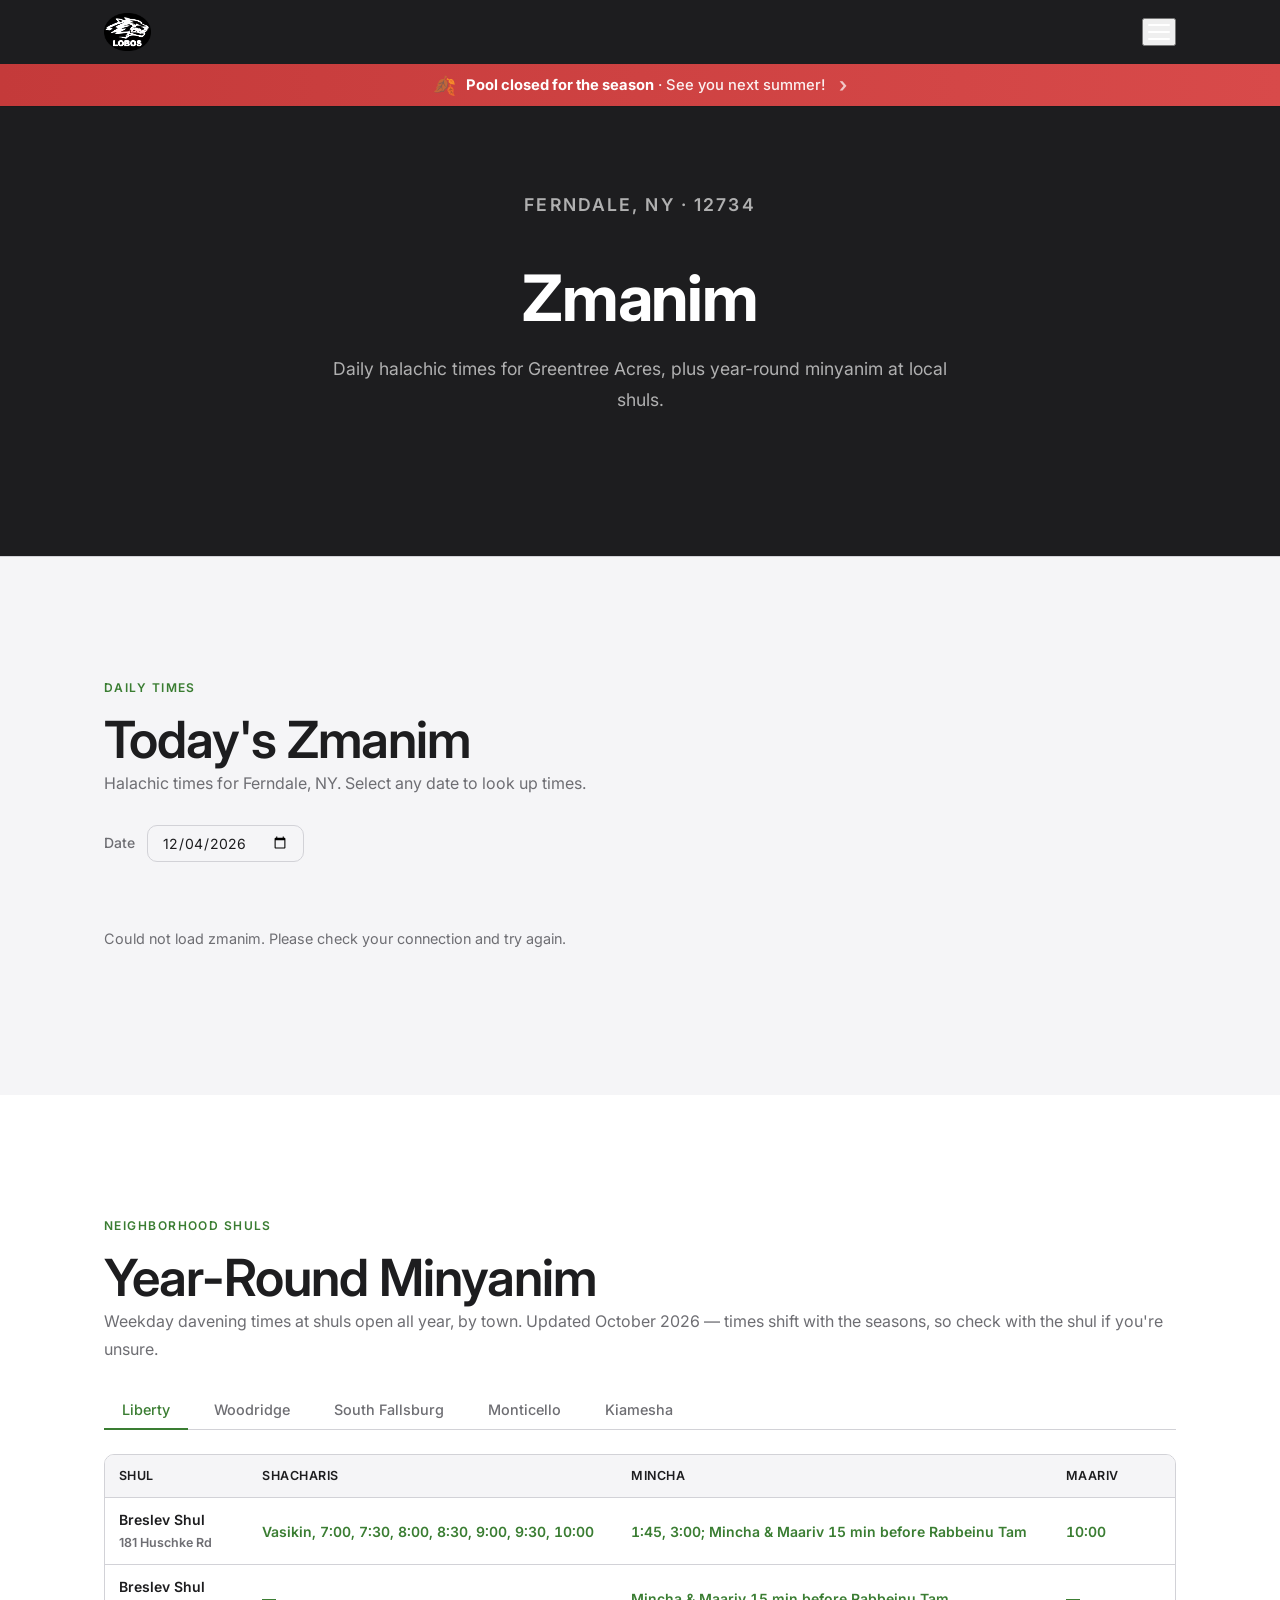
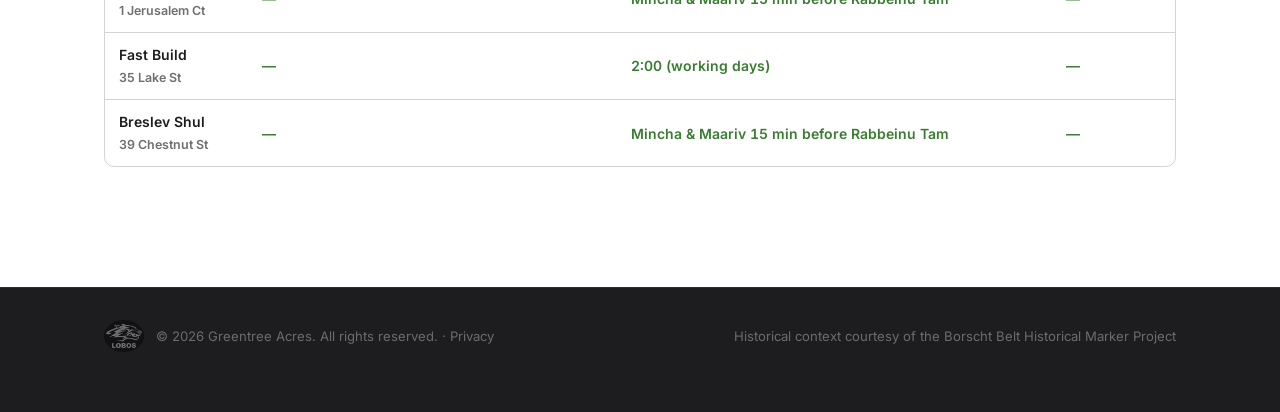
<file: zmanim.html>
<!DOCTYPE html>
<html lang="en">
<head>
  <meta charset="UTF-8" />
  <meta name="viewport" content="width=device-width, initial-scale=1.0, viewport-fit=cover" />
  <title>Zmanim — Greentree Acres</title>
  <meta name="description" content="Daily halachic times for Greentree Acres in Ferndale, NY (zip 12734) and year-round minyan times at local shuls." />

  <!-- Open Graph / social preview (WhatsApp, Facebook, iMessage, etc.) -->
  <meta property="og:type" content="website" />
  <meta property="og:site_name" content="Greentree Acres" />
  <meta property="og:title" content="Zmanim — Greentree Acres" />
  <meta property="og:description" content="Daily halachic times for Greentree Acres in Ferndale, NY (zip 12734) and year-round minyan times at local shuls." />
  <meta property="og:url" content="https://greentreebungalows.com/zmanim.html" />
  <meta property="og:image" content="https://greentreebungalows.com/img/hero.jpg" />
  <meta property="og:image:width" content="1920" />
  <meta property="og:image:height" content="1440" />
  <meta name="twitter:card" content="summary_large_image" />
  <meta name="twitter:title" content="Zmanim — Greentree Acres" />
  <meta name="twitter:description" content="Daily halachic times for Greentree Acres in Ferndale, NY (zip 12734) and year-round minyan times at local shuls." />
  <meta name="twitter:image" content="https://greentreebungalows.com/img/hero.jpg" />

  <link rel="preconnect" href="https://fonts.googleapis.com" />
  <link rel="preconnect" href="https://fonts.gstatic.com" crossorigin />
  <link href="https://fonts.googleapis.com/css2?family=Inter:wght@300;400;500;600;700&display=swap" rel="stylesheet" />

  <link rel="stylesheet" href="css/styles.css" />

  <link rel="manifest" href="/manifest.webmanifest" />
  <meta name="theme-color" content="#3a7d32" />
  <link rel="apple-touch-icon" href="/img/icons/apple-touch-icon.png" />
  <link rel="icon" type="image/png" href="/img/icons/favicon-32.png" />
  <meta name="apple-mobile-web-app-capable" content="yes" />
  <meta name="apple-mobile-web-app-status-bar-style" content="default" />
  <meta name="apple-mobile-web-app-title" content="Greentree" />

  <style>
    .zmanim-controls {
      display: flex;
      align-items: center;
      gap: 12px;
      margin-top: 28px;
      flex-wrap: wrap;
    }
    .zmanim-date-label {
      font-size: 0.875rem;
      font-weight: 500;
      color: var(--color-secondary);
    }
    #zmanim-date {
      padding: 8px 14px;
      border: 1px solid var(--color-border);
      border-radius: var(--radius-sm);
      font-family: var(--font);
      font-size: 0.875rem;
      background: var(--color-surface);
      color: var(--color-dark);
      cursor: pointer;
    }
    #zmanim-date:focus {
      outline: 2px solid var(--color-green);
      outline-offset: 2px;
    }

    #zmanim-meta {
      display: flex;
      flex-wrap: wrap;
      align-items: center;
      gap: 10px;
      margin-top: 16px;
      min-height: 28px;
    }
    .zmanim-hebrew {
      font-size: 0.9rem;
      color: var(--color-secondary);
      font-style: italic;
    }
    .zmanim-parsha {
      display: inline-block;
      font-size: 0.78rem;
      font-weight: 600;
      letter-spacing: 0.04em;
      color: var(--color-green);
      background: var(--color-green-muted);
      padding: 3px 11px;
      border-radius: 100px;
    }

    #zmanim-status {
      margin-top: 20px;
      font-size: 0.9rem;
      color: var(--color-secondary);
    }

    #zmanim-grid {
      display: grid;
      grid-template-columns: repeat(2, 1fr);
      gap: 8px;
      margin-top: 24px;
    }
    @media (max-width: 600px) {
      #zmanim-grid { grid-template-columns: 1fr; }
    }
    .zmanim-row {
      display: flex;
      align-items: center;
      justify-content: space-between;
      padding: 11px 16px;
      background: var(--color-surface);
      border: 1px solid var(--color-border);
      border-radius: var(--radius-sm);
    }
    .zmanim-label {
      font-size: 0.85rem;
      color: var(--color-secondary);
    }
    .zmanim-time {
      font-size: 0.85rem;
      font-weight: 600;
      font-variant-numeric: tabular-nums;
      color: var(--color-green);
      white-space: nowrap;
      margin-left: 12px;
    }

    .pdf-actions {
      display: flex;
      gap: 12px;
      flex-wrap: wrap;
      margin: 28px 0;
    }
    .btn-download {
      display: inline-flex;
      align-items: center;
      gap: 8px;
      padding: 10px 22px;
      background: var(--color-green);
      color: white;
      border-radius: 100px;
      font-size: 0.875rem;
      font-weight: 500;
      transition: opacity var(--transition);
    }
    .btn-download:hover { opacity: 0.85; color: white; }
    .btn-open {
      display: inline-flex;
      align-items: center;
      gap: 8px;
      padding: 10px 22px;
      background: var(--color-surface);
      border: 1px solid var(--color-border);
      color: var(--color-dark);
      border-radius: 100px;
      font-size: 0.875rem;
      font-weight: 500;
      transition: border-color var(--transition), color var(--transition);
    }
    .btn-open:hover { border-color: var(--color-green); color: var(--color-green); }
    .pdf-embed-wrap {
      border: 1px solid var(--color-border);
      border-radius: var(--radius);
      overflow: hidden;
    }
    .pdf-embed-wrap iframe {
      display: block;
      width: 100%;
      height: min(80vh, 900px);
      border: none;
    }
    .pdf-embed-fallback {
      padding: 10px 16px;
      text-align: center;
      font-size: 0.8rem;
      color: var(--color-secondary);
      background: var(--color-surface);
    }

    /* ── Local shul tabs ── */
    .shul-tabs {
      display: flex;
      flex-wrap: wrap;
      gap: 8px;
      margin-top: 28px;
      border-bottom: 1px solid var(--color-border);
      padding-bottom: 0;
    }
    .shul-tab {
      padding: 10px 18px;
      background: transparent;
      border: none;
      border-bottom: 2px solid transparent;
      font-family: var(--font);
      font-size: 0.9rem;
      font-weight: 500;
      color: var(--color-secondary);
      cursor: pointer;
      transition: color var(--transition), border-color var(--transition);
      margin-bottom: -1px;
    }
    .shul-tab:hover { color: var(--color-dark); }
    .shul-tab.active {
      color: var(--color-green);
      border-bottom-color: var(--color-green);
    }
    .shul-panel {
      display: none;
      padding-top: 24px;
    }
    .shul-panel.active { display: block; }
    .shul-info {
      display: flex;
      flex-wrap: wrap;
      gap: 6px 18px;
      margin-bottom: 20px;
      font-size: 0.875rem;
      color: var(--color-secondary);
    }
    .shul-info a { color: var(--color-green); }
    .shul-info a:hover { text-decoration: underline; }
    .shul-table-wrap {
      overflow-x: auto;
      border: 1px solid var(--color-border);
      border-radius: var(--radius-sm);
    }
    .shul-table {
      width: 100%;
      border-collapse: collapse;
      font-size: 0.875rem;
    }
    .shul-table th,
    .shul-table td {
      padding: 11px 14px;
      text-align: left;
      border-bottom: 1px solid var(--color-border);
    }
    .shul-table th {
      background: var(--color-surface);
      font-weight: 600;
      color: var(--color-dark);
      font-size: 0.78rem;
      letter-spacing: 0.04em;
      text-transform: uppercase;
    }
    .shul-table tbody tr:last-child td { border-bottom: none; }
    .shul-table td.shul-time {
      font-variant-numeric: tabular-nums;
      font-weight: 600;
      color: var(--color-green);
      white-space: nowrap;
    }
    .shul-table td.shul-times {
      font-variant-numeric: tabular-nums;
      font-weight: 600;
      color: var(--color-green);
      line-height: 1.5;
    }
    .shul-addr {
      display: block;
      font-size: 0.78rem;
      color: var(--color-secondary);
      margin-top: 2px;
    }
    .shul-table td:first-child { min-width: 140px; font-weight: 600; color: var(--color-dark); }
    .shul-table td.shul-times { min-width: 120px; }
    @media (max-width: 600px) {
      #local-shuls .shul-table-wrap { overflow: visible; }
      #local-shuls .shul-table thead { display: none; }
      #local-shuls .shul-table,
      #local-shuls .shul-table tbody,
      #local-shuls .shul-table tr,
      #local-shuls .shul-table td { display: block; width: 100%; }
      #local-shuls .shul-table tr { padding: 12px 14px; border-bottom: 1px solid var(--color-border); }
      #local-shuls .shul-table tbody tr:last-child { border-bottom: none; }
      #local-shuls .shul-table td { border: none; padding: 3px 0; min-width: 0; }
      #local-shuls .shul-table td:first-child { padding-bottom: 6px; }
      #local-shuls .shul-table td[data-label] { display: flex; gap: 8px; }
      #local-shuls .shul-table td[data-label]::before {
        content: attr(data-label);
        flex: 0 0 76px;
        padding-top: 2px;
        font-size: 0.72rem;
        font-weight: 600;
        letter-spacing: 0.04em;
        text-transform: uppercase;
        color: var(--color-secondary);
      }
    }
    .shul-table td.shul-notes {
      color: var(--color-secondary);
      font-size: 0.82rem;
    }
  </style>
</head>
<body>

  <!-- ══════════════════════════════════════
       NAV
  ══════════════════════════════════════ -->
  <nav id="nav">
    <div class="container nav-inner">
      <a class="nav-logo" href="index.html">
        <img src="img/logo.png" alt="Greentree Acres" class="nav-logo-img" />
        <span class="nav-logo-text">Greentree Acres</span>
      </a>

      <ul class="nav-links">
        <li><a href="index.html">Home</a></li>
        <li><a href="entertainment.html">Entertainment</a></li>
        <li><a href="memories.html">Memories</a></li>
        <li><a href="ferndale.html">Ferndale History</a></li>
        <li><a href="zmanim.html">Zmanim</a></li>
        <li><a href="local.html">Local Info</a></li>
        <li><a href="residents.html">Residents</a></li>
        <li><a href="gazette.html">Gazette</a></li>
        <li><a href="magazines.html">Magazines</a></li>
        <li><a href="shop.html">Shop</a></li>
        <li><a class="nav-cta" href="index.html#contact">Get in Touch</a></li>
      </ul>

      <span id="nav-weather"></span>

      <button class="nav-toggle" id="navToggle" aria-label="Open menu">
        <span></span><span></span><span></span>
      </button>
    </div>
  </nav>

  <!-- ══════════════════════════════════════
       PAGE HEADER
  ══════════════════════════════════════ -->
  <section class="page-header">
    <div class="container page-header-content">
      <p class="eyebrow">Ferndale, NY · 12734</p>
      <h1>Zmanim</h1>
      <p>Daily halachic times for Greentree Acres, plus year-round minyanim at local shuls.</p>
    </div>
  </section>

  <!-- ══════════════════════════════════════
       LIVE ZMANIM
  ══════════════════════════════════════ -->
  <section class="section" id="live-zmanim" style="background: var(--color-surface); border-top: 1px solid var(--color-border);">
    <div class="container">
      <div class="reveal">
        <p class="eyebrow">Daily Times</p>
        <h2>Today's Zmanim</h2>
        <p>Halachic times for Ferndale, NY. Select any date to look up times.</p>
      </div>

      <div class="zmanim-controls reveal reveal-delay-1">
        <label class="zmanim-date-label" for="zmanim-date">Date</label>
        <input type="date" id="zmanim-date" />
      </div>

      <div id="zmanim-meta"></div>
      <p id="zmanim-status"></p>
      <div id="zmanim-grid"></div>
    </div>
  </section>

  <!-- ══════════════════════════════════════
       LOCAL SHUL ZMANIM
  ══════════════════════════════════════ -->
  <section class="section" id="local-shuls">
    <div class="container">
      <div class="reveal">
        <p class="eyebrow">Neighborhood Shuls</p>
        <h2>Year-Round Minyanim</h2>
        <p>Weekday davening times at shuls open all year, by town. Updated October 2026 &mdash; times shift with the seasons, so check with the shul if you're unsure.</p>
      </div>

      <div class="shul-tabs reveal reveal-delay-1" role="tablist">
        <button class="shul-tab active" role="tab" data-shul="liberty">Liberty</button>
        <button class="shul-tab" role="tab" data-shul="woodridge">Woodridge</button>
        <button class="shul-tab" role="tab" data-shul="south-fallsburg">South Fallsburg</button>
        <button class="shul-tab" role="tab" data-shul="monticello">Monticello</button>
        <button class="shul-tab" role="tab" data-shul="kiamesha">Kiamesha</button>
      </div>

      <div class="shul-panel active" id="shul-liberty" role="tabpanel">
        <div class="shul-table-wrap">
          <table class="shul-table">
            <thead>
              <tr>
                <th>Shul</th>
                <th>Shacharis</th>
                <th>Mincha</th>
                <th>Maariv</th>
              </tr>
            </thead>
            <tbody>
              <tr><td>Breslev Shul<span class="shul-addr">181 Huschke Rd</span></td><td class="shul-times" data-label="Shacharis">Vasikin, 7:00, 7:30, 8:00, 8:30, 9:00, 9:30, 10:00</td><td class="shul-times" data-label="Mincha">1:45, 3:00; Mincha &amp; Maariv 15 min before Rabbeinu Tam</td><td class="shul-times" data-label="Maariv">10:00</td></tr>
              <tr><td>Breslev Shul<span class="shul-addr">1 Jerusalem Ct</span></td><td class="shul-times" data-label="Shacharis">—</td><td class="shul-times" data-label="Mincha">Mincha &amp; Maariv 15 min before Rabbeinu Tam</td><td class="shul-times" data-label="Maariv">—</td></tr>
              <tr><td>Fast Build<span class="shul-addr">35 Lake St</span></td><td class="shul-times" data-label="Shacharis">—</td><td class="shul-times" data-label="Mincha">2:00 (working days)</td><td class="shul-times" data-label="Maariv">—</td></tr>
              <tr><td>Breslev Shul<span class="shul-addr">39 Chestnut St</span></td><td class="shul-times" data-label="Shacharis">—</td><td class="shul-times" data-label="Mincha">Mincha &amp; Maariv 15 min before Rabbeinu Tam</td><td class="shul-times" data-label="Maariv">—</td></tr>
            </tbody>
          </table>
        </div>
      </div>

      <div class="shul-panel" id="shul-woodridge" role="tabpanel">
        <div class="shul-table-wrap">
          <table class="shul-table">
            <thead>
              <tr>
                <th>Shul</th>
                <th>Shacharis</th>
                <th>Mincha</th>
                <th>Maariv</th>
              </tr>
            </thead>
            <tbody>
              <tr><td>K'hal Yereim<span class="shul-addr">25 Highland Ave</span></td><td class="shul-times" data-label="Shacharis">8:00</td><td class="shul-times" data-label="Mincha">Mincha-Maariv 45 min after shkia</td><td class="shul-times" data-label="Maariv">—</td></tr>
              <tr><td>Woodridge Shul<span class="shul-addr">14 Maurice Rose St</span></td><td class="shul-times" data-label="Shacharis">6:45</td><td class="shul-times" data-label="Mincha">10 min before shkia</td><td class="shul-times" data-label="Maariv">After Mincha</td></tr>
              <tr><td>Woodridge Yeshiva<span class="shul-addr">29 Broadway</span></td><td class="shul-times" data-label="Shacharis">8:00</td><td class="shul-times" data-label="Mincha">3:30</td><td class="shul-times" data-label="Maariv">10:00</td></tr>
            </tbody>
          </table>
        </div>
      </div>

      <div class="shul-panel" id="shul-south-fallsburg" role="tabpanel">
        <div class="shul-table-wrap">
          <table class="shul-table">
            <thead>
              <tr>
                <th>Shul</th>
                <th>Shacharis</th>
                <th>Mincha</th>
                <th>Maariv</th>
              </tr>
            </thead>
            <tbody>
              <tr><td>Yeshiva Zichron Moshe<span class="shul-addr">84 Laurel Park Rd</span></td><td class="shul-times" data-label="Shacharis">7:30 · Cheder 7:40</td><td class="shul-times" data-label="Mincha">3:10 · Cheder 1:40</td><td class="shul-times" data-label="Maariv">10:30 · Cheder 9:00</td></tr>
              <tr><td>Kollel Toras Chesed<span class="shul-addr">176 Laurel Ave</span></td><td class="shul-times" data-label="Shacharis">7:15</td><td class="shul-times" data-label="Mincha">6:50</td><td class="shul-times" data-label="Maariv">10:15</td></tr>
            </tbody>
          </table>
        </div>
      </div>

      <div class="shul-panel" id="shul-monticello" role="tabpanel">
        <div class="shul-table-wrap">
          <table class="shul-table">
            <thead>
              <tr>
                <th>Shul</th>
                <th>Shacharis</th>
                <th>Mincha</th>
                <th>Maariv</th>
              </tr>
            </thead>
            <tbody>
              <tr><td>Tiferes Moshe<span class="shul-addr">55 St John St</span></td><td class="shul-times" data-label="Shacharis">7:00 (not Sunday), 8:00, 9:00, 10:00, after 11:00</td><td class="shul-times" data-label="Mincha">2:00, 4:30, 6:00, 55 min after shkia</td><td class="shul-times" data-label="Maariv">60 min after shkia, 72 min after shkia, 8:30, 10:00</td></tr>
              <tr><td>Heichal HaTorah<span class="shul-addr">8 Garden Dr</span></td><td class="shul-times" data-label="Shacharis">—</td><td class="shul-times" data-label="Mincha">5:15 (free supper to take home)</td><td class="shul-times" data-label="Maariv">9:45</td></tr>
              <tr><td>Kollel Zichron Moshe<span class="shul-addr">159 E Broadway</span></td><td class="shul-times" data-label="Shacharis">—</td><td class="shul-times" data-label="Mincha">6:15</td><td class="shul-times" data-label="Maariv">—</td></tr>
            </tbody>
          </table>
        </div>
      </div>

      <div class="shul-panel" id="shul-kiamesha" role="tabpanel">
        <div class="shul-table-wrap">
          <table class="shul-table">
            <thead>
              <tr>
                <th>Shul</th>
                <th>Shacharis</th>
                <th>Mincha</th>
                <th>Maariv</th>
              </tr>
            </thead>
            <tbody>
              <tr><td>Kosher Express<span class="shul-addr">4670 Route 42</span></td><td class="shul-times" data-label="Shacharis">—</td><td class="shul-times" data-label="Mincha">3:00, 40 min after shkia</td><td class="shul-times" data-label="Maariv">60 min after shkia</td></tr>
              <tr><td>Viznitz Kiamesha<span class="shul-addr">169 Barnes Blvd</span></td><td class="shul-times" data-label="Shacharis">6:30, 7:30, 7:45, 8:15, 8:45, 9:15, 9:45, 10:15, 20 min before sof zman tefila</td><td class="shul-times" data-label="Mincha">2:05, 3:40, 5:00 (Rebbe), 6:45, 15 min before shkia</td><td class="shul-times" data-label="Maariv">40 min after shkia, 9:15, 9:35, 10:00, 10:30</td></tr>
            </tbody>
          </table>
        </div>
      </div>

    </div>
  </section>

  <!-- ══════════════════════════════════════
       FOOTER
  ══════════════════════════════════════ -->
  <footer>
    <div class="container footer-inner">
      <div class="footer-brand">
        <img src="img/logo.png" alt="Greentree Acres" class="footer-logo" />
        <p>&copy; 2026 Greentree Acres. All rights reserved. &middot; <a href="privacy.html">Privacy</a></p>
      </div>
      <p>
        Historical context courtesy of the
        <a href="https://borschtbelthistoricalmarkerproject.org/ferndale" target="_blank" rel="noopener noreferrer">
          Borscht Belt Historical Marker Project
        </a>
      </p>
    </div>
  </footer>

  <script src="js/main.js"></script>
  <script src="js/weather.js" defer></script>
  <script src="js/pool.js" defer></script>
  <script>
    (function () {
      var ROWS = [
        { label: 'Alot HaShachar',           keys: ['alotHaShachar'] },
        { label: 'Misheyakir',                keys: ['misheyakir', 'misheyakirMachmir'] },
        { label: 'Sunrise',                   keys: ['sunrise', 'dawn'] },
        { label: 'Sof Zman Kriat Shma (GRA)', keys: ['sofZmanShma', 'sofZmanShmaBaalHatanya'] },
        { label: 'Sof Zman Kriat Shma (MGA)', keys: ['sofZmanShmaMGA', 'sofZmanShmaMGA19Point8', 'sofZmanShmaMGA16Point1'] },
        { label: 'Sof Zman Tefila (GRA)',     keys: ['sofZmanTfilla', 'sofZmanTfilaBaalHatanya'] },
        { label: 'Sof Zman Tefila (MGA)',     keys: ['sofZmanTfillaMGA', 'sofZmanTfillaMGA19Point8', 'sofZmanTfillaMGA16Point1'] },
        { label: 'Chatzot',                   keys: ['chatzot'] },
        { label: 'Mincha Gedola',             keys: ['minchaGedola', 'minchaGedolaBaalHatanya', 'minchaGedolaMGA'] },
        { label: 'Mincha Ketana',             keys: ['minchaKetana', 'minchaKetanaBaalHatanya', 'minchaKetanaMGA'] },
        { label: 'Plag HaMincha',             keys: ['plagHaMincha', 'plagHaminchaBaalHatanya'] },
        { label: 'Shkiah',                    keys: ['shkia', 'sunset', 'dusk'] },
        { label: 'Tzeit HaKochavim',          keys: ['tzeit', 'tzeit85deg', 'tzeit72min', 'tzaisBaalHatanya', 'tzeit50min', 'tzeit42min'] },
      ];

      function todayNY() {
        return new Intl.DateTimeFormat('en-CA', { timeZone: 'America/New_York' }).format(new Date());
      }

      function formatTime(iso) {
        if (!iso || typeof iso !== 'string' || !iso.includes('T')) return null;
        var d = new Date(iso);
        if (isNaN(d.getTime())) return null;
        return d.toLocaleTimeString('en-US', {
          hour: 'numeric', minute: '2-digit', hour12: true, timeZone: 'America/New_York'
        });
      }

      function firstTime(times, keys) {
        for (var i = 0; i < keys.length; i++) {
          var v = times[keys[i]];
          var raw = v && typeof v === 'object' && 'value' in v ? v.value : v;
          var t = formatTime(raw);
          if (t) return t;
        }
        return null;
      }

      function esc(s) {
        return String(s).replace(/&/g,'&amp;').replace(/</g,'&lt;').replace(/>/g,'&gt;');
      }

      function load(date) {
        var grid   = document.getElementById('zmanim-grid');
        var meta   = document.getElementById('zmanim-meta');
        var status = document.getElementById('zmanim-status');
        var parts  = date.split('-');
        var y = parts[0], m = parseInt(parts[1], 10), d = parseInt(parts[2], 10);

        status.textContent = 'Loading…';
        grid.innerHTML = '';
        meta.innerHTML = '';

        Promise.all([
          fetch('https://www.hebcal.com/zmanim?cfg=json&geo=zip&zip=12734&tzid=America%2FNew_York&date=' + date),
          fetch('https://www.hebcal.com/converter?cfg=json&gy=' + y + '&gm=' + m + '&gd=' + d + '&g2h=1')
        ]).then(function(responses) {
          return Promise.all(responses.map(function(r) { return r.json(); }));
        }).then(function(data) {
          var zm   = data[0];
          var conv = data[1];
          status.textContent = '';

          var metaHtml = '';
          if (conv.hebrew) metaHtml += '<span class="zmanim-hebrew">' + esc(conv.hebrew) + '</span>';
          var parsha = Array.isArray(conv.events) && conv.events.find(function(e) { return /parashat/i.test(e); });
          if (parsha) metaHtml += '<span class="zmanim-parsha">' + esc(parsha) + '</span>';
          meta.innerHTML = metaHtml;

          var times = zm.times || {};
          grid.innerHTML = ROWS.map(function(row) {
            var t = firstTime(times, row.keys);
            return '<div class="zmanim-row"><span class="zmanim-label">' + esc(row.label) +
                   '</span><span class="zmanim-time">' + (t ? esc(t) : '—') + '</span></div>';
          }).join('');
        }).catch(function() {
          status.textContent = 'Could not load zmanim. Please check your connection and try again.';
        });
      }

      var input = document.getElementById('zmanim-date');
      input.value = todayNY();
      load(input.value);
      input.addEventListener('change', function() { if (input.value) load(input.value); });
    })();

    (function () {
      var tabs = document.querySelectorAll('.shul-tab');
      tabs.forEach(function (tab) {
        tab.addEventListener('click', function () {
          var target = tab.getAttribute('data-shul');
          tabs.forEach(function (t) { t.classList.remove('active'); });
          document.querySelectorAll('.shul-panel').forEach(function (p) { p.classList.remove('active'); });
          tab.classList.add('active');
          var panel = document.getElementById('shul-' + target);
          if (panel) panel.classList.add('active');
        });
      });
    })();
  </script>
</body>
</html>
</file>
<file: css/styles.css>
/* =========================================
   Greentree Acres — styles.css
   ========================================= */

:root {
  --color-bg: #ffffff;
  --color-surface: #f5f5f7;
  --color-dark: #1d1d1f;
  --color-text: #1d1d1f;
  --color-secondary: #6e6e73;
  --color-border: #d2d2d7;
  --color-green: #3a7d32;
  --color-green-light: #4e9e44;
  --color-green-muted: #e8f2e6;
  --font: -apple-system, BlinkMacSystemFont, 'Inter', 'Helvetica Neue', Arial, sans-serif;
  --radius: 16px;
  --radius-sm: 10px;
  --shadow: 0 4px 24px rgba(0,0,0,0.08);
  --shadow-lg: 0 12px 48px rgba(0,0,0,0.14);
  --nav-height: 64px;
  --transition: 0.35s cubic-bezier(0.4, 0, 0.2, 1);
}

*, *::before, *::after { box-sizing: border-box; margin: 0; padding: 0; }

html { scroll-behavior: smooth; -webkit-font-smoothing: antialiased; }

body {
  font-family: var(--font);
  color: var(--color-text);
  background: var(--color-bg);
  line-height: 1.6;
  overflow-x: hidden;
}

img { display: block; max-width: 100%; }
a { color: inherit; text-decoration: none; }

/* ── Hero image (replaces CSS background-image for iOS Safari reliability) ── */
.hero-bg-img {
  position: absolute;
  inset: 0;
  width: 100%;
  height: 100%;
  object-fit: cover;
  object-position: center;
  z-index: 0;
}

/* ── Typography ── */
.eyebrow {
  font-size: 0.75rem;
  font-weight: 600;
  letter-spacing: 0.12em;
  text-transform: uppercase;
  color: var(--color-green);
  margin-bottom: 0.75rem;
}

h1, h2, h3 { line-height: 1.15; font-weight: 600; letter-spacing: -0.02em; }
h1 { font-size: clamp(2.8rem, 6vw, 5.5rem); font-weight: 700; }
h2 { font-size: clamp(2rem, 4vw, 3.2rem); }
h3 { font-size: 1.25rem; font-weight: 600; }

p { color: var(--color-secondary); line-height: 1.75; }

/* ── Layout ── */
.container { max-width: 1120px; margin: 0 auto; padding: 0 24px; }
.section { padding: 120px 0; }
.section--sm { padding: 80px 0; }

/* ── Scroll animations ── */
.reveal {
  opacity: 0;
  transform: translateY(28px);
  transition: opacity 0.7s ease, transform 0.7s ease;
}
.reveal.visible {
  opacity: 1;
  transform: translateY(0);
}
.reveal-delay-1 { transition-delay: 0.1s; }
.reveal-delay-2 { transition-delay: 0.2s; }
.reveal-delay-3 { transition-delay: 0.3s; }
.reveal-delay-4 { transition-delay: 0.4s; }

/* =========================================
   NAV
   ========================================= */
#nav {
  position: fixed;
  top: 0; left: 0; right: 0;
  z-index: 100;
  height: var(--nav-height);
  display: flex;
  align-items: center;
  transition: background var(--transition), backdrop-filter var(--transition), box-shadow var(--transition);
}

#nav.scrolled {
  background: rgba(255,255,255,0.82);
  backdrop-filter: saturate(180%) blur(20px);
  -webkit-backdrop-filter: saturate(180%) blur(20px);
  box-shadow: 0 1px 0 rgba(0,0,0,0.08);
}

.nav-inner {
  display: flex;
  align-items: center;
  justify-content: space-between;
  width: 100%;
}

.nav-logo {
  display: flex;
  align-items: center;
  gap: 10px;
  font-size: 1.05rem;
  font-weight: 700;
  letter-spacing: -0.01em;
  color: white;
  transition: color var(--transition);
  flex-shrink: 0;
  white-space: nowrap;
}

.nav-logo-img {
  display: block;
  height: 38px;
  max-height: 38px;
  width: auto;
  flex-shrink: 0;
  filter: invert(1) brightness(2);
  transition: filter var(--transition);
}

.nav-logo-text {
  font-size: 1rem;
  font-weight: 700;
  white-space: nowrap;
}

@media (max-width: 1280px) {
  .nav-logo-text { display: none; }
}

#nav.scrolled .nav-logo { color: var(--color-dark); }
#nav.scrolled .nav-logo-img { filter: none; }

.nav-links {
  display: none;
  list-style: none;
}

.nav-links a {
  font-size: 0.875rem;
  font-weight: 500;
  color: rgba(255,255,255,0.85);
  transition: color var(--transition);
  white-space: nowrap;
}

.nav-links a:hover { color: white; }

#nav.scrolled .nav-links a { color: var(--color-secondary); }
#nav.scrolled .nav-links a:hover { color: var(--color-dark); }

.nav-cta {
  font-size: 0.875rem;
  font-weight: 500;
  padding: 8px 20px;
  background: white;
  color: var(--color-green) !important;
  border-radius: 100px;
  white-space: nowrap;
  transition: background var(--transition), color var(--transition), opacity var(--transition) !important;
}

.nav-cta:hover { opacity: 0.85; }

#nav.scrolled .nav-cta {
  background: var(--color-green);
  color: white !important;
}

/* Nav toggle — hamburger, always on (mobile and desktop alike) */
.nav-toggle {
  display: flex;
  flex-direction: column;
  gap: 5px;
  cursor: pointer;
  padding: 4px;
}
.nav-toggle span {
  display: block;
  width: 22px;
  height: 2px;
  background: white;
  border-radius: 2px;
  transition: background var(--transition);
}
#nav.scrolled .nav-toggle span { background: var(--color-dark); }

/* =========================================
   HERO
   ========================================= */
#hero {
  min-height: 85vh;
  display: flex;
  align-items: center;
  position: relative;
  overflow: hidden;
  background: #1a2e18;
}
@media (max-width: 700px) {
  #hero { min-height: 48vh; }
}

.hero-overlay {
  position: absolute;
  inset: 0;
  z-index: 1;
  background: linear-gradient(
    to bottom,
    rgba(10, 22, 8, 0.28) 0%,
    rgba(10, 22, 8, 0.52) 60%,
    rgba(10, 22, 8, 0.72) 100%
  );
}

.hero-placeholder {
  position: absolute;
  inset: 0;
  background: linear-gradient(135deg, #1a3a16 0%, #2d5a27 40%, #1a3a16 100%);
  display: flex;
  align-items: center;
  justify-content: center;
  font-size: 0.8rem;
  color: rgba(255,255,255,0.25);
  letter-spacing: 0.1em;
  text-transform: uppercase;
}

.hero-content {
  position: relative;
  z-index: 2;
  padding-top: calc(var(--nav-height) + 42px + env(safe-area-inset-top));
  padding-bottom: 80px;
  max-width: 760px;
}
@media (max-width: 700px) {
  .hero-content {
    padding-top: calc(var(--nav-height) + 38px + env(safe-area-inset-top));
    padding-bottom: 28px;
  }
}

.hero-content .eyebrow { color: rgba(255,255,255,0.7); }

.hero-content h1 {
  color: white;
  margin-bottom: 1.5rem;
}
@media (max-width: 700px) {
  .hero-content h1 { font-size: 2.1rem; line-height: 1.18; margin-bottom: 0.85rem; }
}

.hero-content p {
  font-size: 1.2rem;
  color: rgba(255,255,255,0.75);
  max-width: 520px;
  margin-bottom: 2.5rem;
}
@media (max-width: 700px) {
  .hero-content p { font-size: 0.95rem; margin-bottom: 1.4rem; }
}

.btn {
  display: inline-flex;
  align-items: center;
  gap: 0.5rem;
  padding: 14px 28px;
  border-radius: 100px;
  font-size: 0.95rem;
  font-weight: 500;
  cursor: pointer;
  border: none;
  transition: all var(--transition);
}

.btn-primary {
  background: var(--color-green);
  color: white;
}
.btn-primary:hover { background: var(--color-green-light); transform: translateY(-1px); box-shadow: 0 8px 24px rgba(58, 125, 50, 0.4); }

.btn-outline-white {
  background: transparent;
  color: white;
  border: 1.5px solid rgba(255,255,255,0.5);
}
.btn-outline-white:hover { background: rgba(255,255,255,0.12); border-color: white; }

.hero-buttons { display: flex; gap: 1rem; flex-wrap: wrap; }
@media (max-width: 700px) {
  .hero-buttons { gap: 0.6rem; }
  .hero-buttons .btn { padding: 11px 20px; font-size: 0.88rem; }
}

/* ── Hero event badge ── */
.hero-event-badge {
  position: absolute;
  top: calc(var(--nav-height) + 20px);
  right: 32px;
  z-index: 3;
  display: flex;
  align-items: center;
  gap: 12px;
  padding: 14px 18px;
  background: rgba(255,255,255,0.1);
  backdrop-filter: blur(16px);
  -webkit-backdrop-filter: blur(16px);
  border: 1px solid rgba(255,255,255,0.2);
  border-radius: var(--radius);
  color: white;
  transition: background var(--transition), transform var(--transition);
  max-width: 260px;
}

.hero-event-badge:hover {
  background: rgba(255,255,255,0.17);
  transform: translateY(-2px);
}

.hero-event-badge-pulse {
  width: 8px;
  height: 8px;
  border-radius: 50%;
  background: var(--color-green-light);
  flex-shrink: 0;
  box-shadow: 0 0 0 0 rgba(78,158,68,0.6);
  animation: pulse 2s ease-in-out infinite;
}

@keyframes pulse {
  0%, 100% { box-shadow: 0 0 0 0 rgba(78,158,68,0.6); }
  50% { box-shadow: 0 0 0 6px rgba(78,158,68,0); }
}

.hero-event-badge-body {
  display: flex;
  flex-direction: column;
  gap: 2px;
}

.hero-event-badge-date {
  font-size: 0.68rem;
  font-weight: 600;
  letter-spacing: 0.1em;
  text-transform: uppercase;
  color: var(--color-green-light);
}

.hero-event-badge-title {
  font-size: 0.88rem;
  font-weight: 600;
  color: white;
  line-height: 1.3;
}

.hero-event-badge svg { flex-shrink: 0; opacity: 0.6; }

@media (max-width: 680px) {
  .hero-event-badge {
    top: auto;
    bottom: 56px;
    right: 16px;
    left: 16px;
    max-width: none;
    border-radius: var(--radius-sm);
  }
}

.hero-scroll {
  position: absolute;
  bottom: 2.5rem;
  left: 50%;
  transform: translateX(-50%);
  z-index: 2;
  display: flex;
  flex-direction: column;
  align-items: center;
  gap: 8px;
  color: rgba(255,255,255,0.5);
  font-size: 0.7rem;
  letter-spacing: 0.1em;
  text-transform: uppercase;
  animation: bounceY 2.4s ease-in-out infinite;
}

.hero-scroll::after {
  content: '';
  display: block;
  width: 1px;
  height: 40px;
  background: linear-gradient(to bottom, rgba(255,255,255,0.5), transparent);
}

@keyframes bounceY {
  0%, 100% { transform: translateX(-50%) translateY(0); }
  50% { transform: translateX(-50%) translateY(6px); }
}

/* =========================================
   HISTORY
   ========================================= */
#history {
  background: var(--color-surface);
}

.history-grid {
  display: grid;
  grid-template-columns: 1fr 1fr;
  gap: 80px;
  align-items: center;
}

.history-image {
  border-radius: var(--radius);
  overflow: hidden;
  aspect-ratio: 4/5;
  background: var(--color-border);
  position: relative;
}

.history-image img {
  width: 100%;
  height: 100%;
  object-fit: cover;
}

.img-placeholder {
  width: 100%;
  height: 100%;
  display: flex;
  flex-direction: column;
  align-items: center;
  justify-content: center;
  gap: 12px;
  background: linear-gradient(135deg, #c8dfc4 0%, #a8c9a2 100%);
  color: rgba(58, 125, 50, 0.5);
  font-size: 0.75rem;
  letter-spacing: 0.08em;
  text-transform: uppercase;
  text-align: center;
  padding: 20px;
}

.img-placeholder svg { opacity: 0.4; }

.history-text h2 { margin-bottom: 1.5rem; }

.history-text p { margin-bottom: 1.25rem; }

.history-text p:last-of-type { margin-bottom: 2rem; }

.history-attribution {
  display: inline-flex;
  align-items: center;
  gap: 8px;
  font-size: 0.78rem;
  color: var(--color-secondary);
  padding: 10px 16px;
  background: white;
  border-radius: var(--radius-sm);
  border: 1px solid var(--color-border);
}

.history-attribution a {
  color: var(--color-green);
  font-weight: 500;
}

.history-attribution a:hover { text-decoration: underline; }

/* =========================================
   AMENITIES
   ========================================= */
#amenities {
  background: var(--color-bg);
}

.amenities-header {
  text-align: center;
  max-width: 560px;
  margin: 0 auto 64px;
}

.amenities-header h2 { margin-bottom: 1rem; }

.amenities-grid {
  display: grid;
  grid-template-columns: repeat(4, 1fr);
  gap: 24px;
}

.amenity-card {
  background: var(--color-surface);
  border-radius: var(--radius);
  padding: 36px 28px;
  transition: transform var(--transition), box-shadow var(--transition);
}

.amenity-card:hover {
  transform: translateY(-4px);
  box-shadow: var(--shadow-lg);
}

.amenity-icon {
  width: 52px;
  height: 52px;
  background: var(--color-green-muted);
  border-radius: 14px;
  display: flex;
  align-items: center;
  justify-content: center;
  margin-bottom: 1.25rem;
  color: var(--color-green);
}

.amenity-card h3 { margin-bottom: 0.5rem; font-size: 1.1rem; }
.amenity-card p { font-size: 0.9rem; }

/* =========================================
   TODAY AT GREENTREE (live status hub)
   ========================================= */
#today {
  padding: 56px 0;
  background: var(--color-surface);
  border-bottom: 1px solid var(--color-border);
}

.today-header {
  text-align: center;
  margin-bottom: 32px;
}

.today-grid {
  display: grid;
  grid-template-columns: repeat(3, 1fr);
  gap: 16px;
}
@media (max-width: 900px) {
  .today-grid { grid-template-columns: repeat(2, 1fr); }
}

.today-card {
  appearance: none;
  display: flex;
  align-items: center;
  gap: 14px;
  background: white;
  border: 1px solid var(--color-border);
  border-radius: var(--radius-sm);
  padding: 20px;
  text-align: left;
  cursor: pointer;
  font: inherit;
  color: inherit;
  transition: border-color var(--transition), box-shadow var(--transition), transform var(--transition);
}

.today-card:hover {
  border-color: var(--color-green);
  box-shadow: 0 8px 28px rgba(58, 125, 50, 0.12);
  transform: translateY(-2px);
  color: inherit;
}

.today-card-icon-badge {
  width: 44px;
  height: 44px;
  border-radius: 50%;
  background: var(--color-green-muted);
  display: flex;
  align-items: center;
  justify-content: center;
  flex-shrink: 0;
}
.today-card-icon { font-size: 1.3rem; line-height: 1; }
.today-card-body { min-width: 0; flex: 1; }

.today-card-arrow {
  font-size: 1.3rem;
  line-height: 1;
  color: var(--color-secondary);
  flex-shrink: 0;
  margin-left: auto;
  transition: transform var(--transition);
}
.today-card:hover .today-card-arrow { transform: translateX(3px); color: var(--color-green); }

.today-card-eyebrow {
  font-size: 0.7rem;
  font-weight: 600;
  letter-spacing: 0.08em;
  text-transform: uppercase;
  color: var(--color-secondary);
  margin-bottom: 4px;
}

.today-card h3 {
  font-size: 1.05rem;
  margin: 0 0 2px;
  display: -webkit-box;
  -webkit-line-clamp: 2;
  -webkit-box-orient: vertical;
  overflow: hidden;
}
.today-card-detail { font-size: 0.82rem; color: var(--color-secondary); margin: 0; line-height: 1.4; }
.today-card-detail-sub { font-size: 0.75rem; opacity: 0.8; margin-top: 2px; }

.today-card.today-open { border-color: var(--color-green); background: var(--color-green-muted); }

@media (max-width: 680px) {
  #today { padding: 40px 0; }
  .today-grid { grid-template-columns: 1fr; }
  .today-card { padding: 16px; }
}

/* =========================================
   UPDATES FEED
   ========================================= */
.updates-header { text-align: center; margin-bottom: 32px; }

.updates-list { display: flex; flex-direction: column; gap: 16px; }

.update-card {
  display: flex;
  gap: 12px;
  padding: 12px;
  border: 1px solid var(--color-border);
  border-radius: var(--radius-sm);
  background: white;
}
.update-card--none { background: var(--color-green-muted); border-color: rgba(58, 125, 50, 0.15); }

.update-card-media {
  flex-shrink: 0;
  position: relative;
  width: 64px;
  height: 64px;
  border-radius: var(--radius-sm);
  overflow: hidden;
  cursor: zoom-in;
}
.update-card-media img,
.update-card-media video {
  width: 100%;
  height: 100%;
  object-fit: cover;
  display: block;
}
.update-card-play {
  position: absolute;
  inset: 0;
  display: flex;
  align-items: center;
  justify-content: center;
  color: white;
  font-size: 0.85rem;
  background: rgba(0,0,0,0.25);
}

.update-card-body { flex: 1; min-width: 0; }
.update-card-text {
  font-size: 0.9rem;
  color: var(--color-dark);
  line-height: 1.6;
  margin-bottom: 6px;
  white-space: pre-wrap;
}
.update-card-time { font-size: 0.75rem; color: var(--color-secondary); }

/* =========================================
   GALLERY
   ========================================= */
#gallery {
  background: var(--color-dark);
  padding: 120px 0;
}

.gallery-header {
  text-align: center;
  margin-bottom: 56px;
}

.gallery-header .eyebrow { color: rgba(255,255,255,0.45); }
.gallery-header h2 { color: white; }

.gallery-grid {
  display: grid;
  grid-template-columns: repeat(3, 1fr);
  grid-template-rows: auto auto;
  gap: 12px;
}

.gallery-item {
  position: relative;
  overflow: hidden;
  border-radius: var(--radius-sm);
  cursor: pointer;
  background: #2a2a2a;
}

.gallery-item:first-child {
  grid-column: span 2;
}

.gallery-item--wide {
  grid-column: span 3;
}

.gallery-item img {
  width: 100%;
  height: 100%;
  object-fit: cover;
  aspect-ratio: 4/3;
  transition: transform 0.6s ease;
}

.gallery-item:first-child img { aspect-ratio: 16/9; }
.gallery-item--wide img { aspect-ratio: 21/9; }

.gallery-item:hover img { transform: scale(1.04); }

.gallery-item-overlay {
  position: absolute;
  inset: 0;
  background: rgba(0,0,0,0);
  display: flex;
  align-items: center;
  justify-content: center;
  transition: background var(--transition);
}

.gallery-item:hover .gallery-item-overlay { background: rgba(0,0,0,0.25); }

.gallery-item-overlay svg {
  color: white;
  opacity: 0;
  transform: scale(0.8);
  transition: opacity var(--transition), transform var(--transition);
}

.gallery-item:hover .gallery-item-overlay svg { opacity: 1; transform: scale(1); }

.gallery-placeholder {
  width: 100%;
  height: 100%;
  min-height: 220px;
  display: flex;
  flex-direction: column;
  align-items: center;
  justify-content: center;
  gap: 10px;
  background: linear-gradient(135deg, #2a3a28 0%, #1e2e1c 100%);
  color: rgba(255,255,255,0.2);
  font-size: 0.7rem;
  letter-spacing: 0.1em;
  text-transform: uppercase;
}

/* Lightbox */
#lightbox {
  position: fixed;
  inset: 0;
  z-index: 200;
  background: rgba(0,0,0,0.92);
  display: flex;
  align-items: center;
  justify-content: center;
  opacity: 0;
  pointer-events: none;
  transition: opacity 0.3s ease;
  backdrop-filter: blur(12px);
}

#lightbox.open {
  opacity: 1;
  pointer-events: all;
}

#lightbox img,
#lightbox video {
  max-width: 90vw;
  max-height: 88vh;
  border-radius: var(--radius-sm);
  object-fit: contain;
  box-shadow: var(--shadow-lg);
}
#lightbox video { display: none; }

#lightbox.single-media #lightbox-prev,
#lightbox.single-media #lightbox-next {
  display: none;
}

#lightbox-close {
  position: absolute;
  top: 20px; right: 20px;
  width: 44px; height: 44px;
  border-radius: 50%;
  background: rgba(255,255,255,0.12);
  border: none;
  color: white;
  font-size: 1.2rem;
  cursor: pointer;
  display: flex;
  align-items: center;
  justify-content: center;
  transition: background var(--transition);
}
#lightbox-close:hover { background: rgba(255,255,255,0.22); }

#lightbox-prev, #lightbox-next {
  position: absolute;
  top: 50%;
  transform: translateY(-50%);
  width: 48px; height: 48px;
  border-radius: 50%;
  background: rgba(255,255,255,0.1);
  border: none;
  color: white;
  font-size: 1.4rem;
  cursor: pointer;
  display: flex;
  align-items: center;
  justify-content: center;
  transition: background var(--transition);
}
#lightbox-prev:hover, #lightbox-next:hover { background: rgba(255,255,255,0.2); }
#lightbox-prev { left: 20px; }
#lightbox-next { right: 20px; }

/* =========================================
   VIDEOS
   ========================================= */
#videos {
  background: var(--color-surface);
}

.videos-header {
  text-align: center;
  max-width: 540px;
  margin: 0 auto 56px;
}

.videos-header h2 { margin-bottom: 1rem; }

.video-wrapper {
  max-width: 860px;
  margin: 0 auto;
  border-radius: var(--radius);
  overflow: hidden;
  box-shadow: var(--shadow-lg);
  background: #000;
  aspect-ratio: 16/9;
}

.video-wrapper iframe {
  width: 100%;
  height: 100%;
  border: none;
}

/* ── Video grid ── */
.video-grid {
  display: grid;
  grid-template-columns: repeat(4, 1fr);
  gap: 16px;
}

.video-card {
  cursor: pointer;
  border-radius: var(--radius);
  overflow: hidden;
  background: white;
  box-shadow: var(--shadow);
  transition: transform var(--transition), box-shadow var(--transition);
}

.video-card:hover {
  transform: translateY(-4px);
  box-shadow: var(--shadow-lg);
}

.video-thumb {
  position: relative;
  aspect-ratio: 16/9;
  overflow: hidden;
  background: #111;
}

.video-thumb img {
  width: 100%;
  height: 100%;
  object-fit: cover;
  transition: transform 0.5s ease, opacity 0.3s ease;
}

.video-card:hover .video-thumb img {
  transform: scale(1.04);
  opacity: 0.85;
}

.video-play-btn {
  position: absolute;
  inset: 0;
  display: flex;
  align-items: center;
  justify-content: center;
}

.video-play-btn svg {
  width: 52px;
  height: 52px;
  color: white;
  filter: drop-shadow(0 2px 12px rgba(0,0,0,0.5));
  background: rgba(0,0,0,0.55);
  border-radius: 50%;
  padding: 14px 12px 14px 16px;
  transition: transform var(--transition), background var(--transition);
}

.video-card:hover .video-play-btn svg {
  background: var(--color-green);
  transform: scale(1.1);
}

.video-title {
  padding: 14px 16px;
  font-size: 0.88rem;
  font-weight: 500;
  color: var(--color-dark);
  line-height: 1.4;
}

.video-tag {
  display: inline-block;
  font-size: 0.72rem;
  font-weight: 500;
  color: var(--color-green);
  background: var(--color-green-muted);
  padding: 2px 7px;
  border-radius: 4px;
  margin-left: 4px;
  vertical-align: middle;
}

/* ── Video modal ── */
#video-modal {
  position: fixed;
  inset: 0;
  z-index: 200;
  background: rgba(0,0,0,0.88);
  display: flex;
  align-items: center;
  justify-content: center;
  opacity: 0;
  pointer-events: none;
  transition: opacity 0.3s ease;
  backdrop-filter: blur(16px);
  padding: 20px;
}

#video-modal.open {
  opacity: 1;
  pointer-events: all;
}

.video-modal-inner {
  position: relative;
  width: 100%;
  max-width: 900px;
}

#video-modal-close {
  position: absolute;
  top: -44px;
  right: 0;
  width: 36px;
  height: 36px;
  border-radius: 50%;
  background: rgba(255,255,255,0.15);
  border: none;
  color: white;
  font-size: 1rem;
  cursor: pointer;
  display: flex;
  align-items: center;
  justify-content: center;
  transition: background var(--transition);
}

#video-modal-close:hover { background: rgba(255,255,255,0.28); }

.video-modal-embed {
  aspect-ratio: 16/9;
  border-radius: var(--radius);
  overflow: hidden;
  background: #000;
}

.video-modal-embed iframe {
  width: 100%;
  height: 100%;
  border: none;
}

@media (max-width: 960px) {
  .video-grid { grid-template-columns: repeat(2, 1fr); }
}

@media (max-width: 680px) {
  .video-grid { grid-template-columns: repeat(2, 1fr); gap: 10px; }
}

/* =========================================
   DOWNLOADS
   ========================================= */
#downloads {
  background: var(--color-bg);
}

.downloads-header {
  text-align: center;
  margin-bottom: 48px;
}

.downloads-grid {
  display: flex;
  justify-content: center;
  gap: 20px;
  flex-wrap: wrap;
  max-width: 600px;
  margin: 0 auto;
}

.download-card {
  display: flex;
  align-items: center;
  gap: 14px;
  padding: 20px 28px;
  background: var(--color-surface);
  border: 1px solid var(--color-border);
  border-radius: var(--radius);
  font-size: 0.9rem;
  font-weight: 500;
  color: var(--color-dark);
  transition: box-shadow var(--transition), transform var(--transition), border-color var(--transition);
  cursor: pointer;
  min-width: 200px;
}

.download-card:hover {
  box-shadow: var(--shadow);
  transform: translateY(-2px);
  border-color: var(--color-green);
  color: var(--color-green);
}

.download-icon {
  width: 40px; height: 40px;
  background: var(--color-green-muted);
  border-radius: 10px;
  display: flex;
  align-items: center;
  justify-content: center;
  color: var(--color-green);
  flex-shrink: 0;
  transition: background var(--transition);
}
.download-card:hover .download-icon { background: var(--color-green); color: white; }

/* =========================================
   CONTACT
   ========================================= */
#contact {
  background: var(--color-dark);
  color: white;
}

.contact-grid {
  display: grid;
  grid-template-columns: 1fr 1.4fr;
  gap: 80px;
  align-items: start;
}

.contact-info .eyebrow { color: rgba(255,255,255,0.45); }

.contact-info h2 { color: white; margin-bottom: 1.25rem; }

.contact-info > p { color: rgba(255,255,255,0.6); margin-bottom: 2.5rem; max-width: 360px; }

.contact-detail {
  display: flex;
  align-items: center;
  gap: 14px;
  margin-bottom: 1.25rem;
  color: rgba(255,255,255,0.75);
  font-size: 0.95rem;
}

.contact-detail-icon {
  width: 42px; height: 42px;
  background: rgba(255,255,255,0.08);
  border-radius: 10px;
  display: flex;
  align-items: center;
  justify-content: center;
  color: var(--color-green-light);
  flex-shrink: 0;
}

.contact-detail a { color: rgba(255,255,255,0.75); transition: color var(--transition); }
.contact-detail a:hover { color: white; }

/* Form */
.contact-form-wrapper {
  background: rgba(255,255,255,0.05);
  border: 1px solid rgba(255,255,255,0.1);
  border-radius: var(--radius);
  padding: 40px;
}

.form-row { display: grid; grid-template-columns: 1fr 1fr; gap: 16px; }

.form-group {
  display: flex;
  flex-direction: column;
  gap: 8px;
  margin-bottom: 16px;
}

.form-group label {
  font-size: 0.8rem;
  font-weight: 500;
  color: rgba(255,255,255,0.55);
  letter-spacing: 0.04em;
  text-transform: uppercase;
}

.form-group input,
.form-group textarea {
  background: rgba(255,255,255,0.06);
  border: 1px solid rgba(255,255,255,0.12);
  border-radius: var(--radius-sm);
  padding: 13px 16px;
  color: white;
  font-family: var(--font);
  font-size: 0.95rem;
  outline: none;
  transition: border-color var(--transition), background var(--transition);
  -webkit-appearance: none;
}

.form-group input::placeholder,
.form-group textarea::placeholder { color: rgba(255,255,255,0.25); }

.form-group input:focus,
.form-group textarea:focus {
  border-color: var(--color-green-light);
  background: rgba(255,255,255,0.09);
}

.form-group textarea { resize: vertical; min-height: 120px; }

.btn-submit {
  width: 100%;
  background: var(--color-green);
  color: white;
  padding: 15px;
  border-radius: 100px;
  font-size: 0.95rem;
  font-weight: 500;
  border: none;
  cursor: pointer;
  transition: background var(--transition), transform var(--transition);
  margin-top: 8px;
}
.btn-submit:hover { background: var(--color-green-light); transform: translateY(-1px); }

/* =========================================
   FOOTER
   ========================================= */
.footer-brand {
  display: flex;
  align-items: center;
  gap: 12px;
}

.footer-logo {
  height: 32px;
  width: auto;
  filter: invert(1) opacity(0.4);
}

footer {
  background: var(--color-dark);
  border-top: 1px solid rgba(255,255,255,0.08);
  padding: 32px 0;
}

.footer-inner {
  display: flex;
  align-items: center;
  justify-content: space-between;
  flex-wrap: wrap;
  gap: 16px;
}

.footer-inner p {
  font-size: 0.82rem;
  color: rgba(255,255,255,0.35);
}

.footer-inner a { color: rgba(255,255,255,0.35); transition: color var(--transition); }
.footer-inner a:hover { color: rgba(255,255,255,0.7); }

/* =========================================
   WHATSAPP FLOAT
   ========================================= */
.whatsapp-float {
  position: fixed;
  bottom: 28px;
  right: 28px;
  z-index: 99;
  width: 56px;
  height: 56px;
  border-radius: 50%;
  background: #25D366;
  display: flex;
  align-items: center;
  justify-content: center;
  box-shadow: 0 4px 20px rgba(37, 211, 102, 0.45);
  transition: transform var(--transition), box-shadow var(--transition);
  color: white;
}
.whatsapp-float:hover {
  transform: scale(1.08);
  box-shadow: 0 8px 28px rgba(37, 211, 102, 0.55);
}

/* =========================================
   RESPONSIVE
   ========================================= */
@media (max-width: 960px) {
  .amenities-grid { grid-template-columns: repeat(2, 1fr); }
  .history-grid { grid-template-columns: 1fr; gap: 48px; }
  .history-image { aspect-ratio: 16/9; max-height: 360px; }
  .contact-grid { grid-template-columns: 1fr; gap: 56px; }
  .gallery-grid { grid-template-columns: repeat(2, 1fr); }
  .gallery-item:first-child { grid-column: span 2; }
  .gallery-item--wide { grid-column: span 2; }
}

@media (max-width: 680px) {
  :root { --nav-height: 56px; }
  .section { padding: 80px 0; }
  .amenities-grid { grid-template-columns: 1fr; }
  .gallery-grid { grid-template-columns: 1fr; }
  .gallery-item:first-child,
  .gallery-item--wide { grid-column: span 1; }
  .gallery-item--wide img { aspect-ratio: 4/3; }
  .form-row { grid-template-columns: 1fr; }
  .contact-form-wrapper { padding: 28px 20px; }
  .downloads-grid { flex-direction: column; align-items: stretch; }
  .download-card { min-width: auto; }
  .footer-inner { flex-direction: column; align-items: flex-start; }
  #lightbox-prev { left: 8px; }
  #lightbox-next { right: 8px; }
}

/* =========================================
   INDEX — BORSCHT BELT BANNER
   ========================================= */
#bbhmp-banner {
  background: linear-gradient(135deg, #152e12 0%, #0d1f0b 100%);
  padding: 100px 0;
  position: relative;
  overflow: hidden;
}

#bbhmp-banner::before {
  content: '';
  position: absolute;
  inset: 0;
  background: radial-gradient(ellipse at 75% 50%, rgba(78,158,68,0.14) 0%, transparent 65%);
  pointer-events: none;
}

.bbhmp-banner-inner {
  display: grid;
  grid-template-columns: 1fr 1fr;
  gap: 80px;
  align-items: center;
  position: relative;
}

.bbhmp-banner-text .eyebrow { color: rgba(255,255,255,0.5); }

.bbhmp-banner-text h2 {
  color: white;
  margin-bottom: 1.25rem;
  font-size: clamp(1.8rem, 3.5vw, 2.8rem);
}

.bbhmp-banner-text p {
  color: rgba(255,255,255,0.65);
  margin-bottom: 2rem;
  max-width: 420px;
}

.bbhmp-banner-actions {
  display: flex;
  gap: 12px;
  flex-wrap: wrap;
}

.bbhmp-banner-card {
  background: rgba(255,255,255,0.05);
  border: 1px solid rgba(255,255,255,0.1);
  border-radius: var(--radius);
  padding: 40px;
}

.bbhmp-banner-date {
  display: flex;
  align-items: baseline;
  gap: 10px;
  margin-bottom: 28px;
}

.bbhmp-banner-month {
  font-size: 0.8rem;
  font-weight: 600;
  letter-spacing: 0.1em;
  text-transform: uppercase;
  color: var(--color-green-light);
}

.bbhmp-banner-day {
  font-size: 4.5rem;
  font-weight: 700;
  line-height: 1;
  letter-spacing: -0.04em;
  color: white;
}

.bbhmp-banner-slots {
  display: flex;
  flex-direction: column;
  gap: 0;
}

.bbhmp-banner-slot {
  display: flex;
  flex-direction: column;
  gap: 3px;
  padding: 14px 0;
}

.bbhmp-banner-divider {
  height: 1px;
  background: rgba(255,255,255,0.08);
}

.bbhmp-banner-slot-time {
  font-size: 0.7rem;
  font-weight: 600;
  letter-spacing: 0.1em;
  text-transform: uppercase;
  color: rgba(255,255,255,0.35);
}

.bbhmp-banner-slot-desc {
  font-size: 1rem;
  font-weight: 600;
  color: white;
}

.bbhmp-banner-slot-loc {
  font-size: 0.82rem;
  color: rgba(255,255,255,0.45);
}

@media (max-width: 960px) {
  .bbhmp-banner-inner { grid-template-columns: 1fr; gap: 48px; }
  .bbhmp-banner-text p { max-width: none; }
}

@media (max-width: 680px) {
  #bbhmp-banner { padding: 72px 0; }
  .bbhmp-banner-day { font-size: 3.5rem; }
  .bbhmp-banner-card { padding: 28px 24px; }
  .bbhmp-banner-actions { flex-direction: column; }
  .bbhmp-banner-actions .btn { justify-content: center; }
}

/* =========================================
   FERNDALE PAGE — PAGE HEADER
   ========================================= */
.page-header {
  background: var(--color-dark);
  padding: 148px 0 100px;
  text-align: center;
}

.page-header-content {
  max-width: 680px;
  margin: 0 auto;
}

.page-header .eyebrow { color: rgba(255,255,255,0.5); }

.page-header h1 {
  color: white;
  font-size: clamp(2.4rem, 5vw, 4.2rem);
  margin-bottom: 1.25rem;
}

.page-header > .container > p,
.page-header p {
  color: rgba(255,255,255,0.65);
  font-size: 1.1rem;
  margin-bottom: 2.5rem;
}

/* =========================================
   FERNDALE PAGE — EVENT SECTION
   ========================================= */
.event-header {
  text-align: center;
  max-width: 600px;
  margin: 0 auto 56px;
}

.event-header h2 { margin-bottom: 1rem; }

.event-card {
  background: var(--color-dark);
  border-radius: var(--radius);
  padding: 48px;
  max-width: 860px;
  margin: 0 auto;
}

.event-card-date {
  font-size: 0.72rem;
  font-weight: 600;
  letter-spacing: 0.14em;
  text-transform: uppercase;
  color: var(--color-green-light);
}

.event-card-divider {
  height: 1px;
  background: rgba(255,255,255,0.1);
  margin: 28px 0;
}

.event-slots-grid {
  display: grid;
  grid-template-columns: 1fr 1fr;
  gap: 48px;
}

.event-slot-time {
  font-size: 0.7rem;
  font-weight: 600;
  letter-spacing: 0.12em;
  text-transform: uppercase;
  color: rgba(255,255,255,0.4);
  margin-bottom: 6px;
}

.event-slot-name {
  font-size: 1.15rem;
  font-weight: 600;
  color: white;
  margin-bottom: 6px;
  line-height: 1.3;
}

.event-slot-location {
  font-size: 0.875rem;
  color: rgba(255,255,255,0.5);
  line-height: 1.6;
}

.event-slot-note {
  font-size: 0.8rem;
  color: rgba(255,255,255,0.35);
  margin-top: 10px;
  font-style: italic;
  line-height: 1.6;
}

.event-card-actions {
  display: flex;
  gap: 12px;
  flex-wrap: wrap;
}

.btn-outline-green {
  display: inline-flex;
  align-items: center;
  gap: 8px;
  padding: 14px 24px;
  background: transparent;
  color: var(--color-green-light);
  border: 1.5px solid rgba(78,158,68,0.4);
  border-radius: 100px;
  font-size: 0.95rem;
  font-weight: 500;
  cursor: pointer;
  transition: all var(--transition);
}

.btn-outline-green:hover {
  background: var(--color-green-muted);
  border-color: var(--color-green);
  color: var(--color-green);
}

/* =========================================
   FERNDALE PAGE — BBHMP SECTION
   ========================================= */
.bbhmp-grid {
  display: grid;
  grid-template-columns: 1fr 1fr;
  gap: 80px;
  align-items: start;
}

.bbhmp-text h2 { margin-bottom: 1.5rem; }
.bbhmp-text p { margin-bottom: 1.25rem; }

.bbhmp-links {
  display: flex;
  gap: 12px;
  flex-wrap: wrap;
  margin-top: 2rem;
}

.bbhmp-card-inner {
  background: var(--color-dark);
  border-radius: var(--radius);
  padding: 40px;
}

.bbhmp-card-label {
  font-size: 0.7rem;
  font-weight: 600;
  letter-spacing: 0.12em;
  text-transform: uppercase;
  color: var(--color-green-light);
  margin-bottom: 1.25rem;
}

.bbhmp-card-quote {
  font-size: 1.05rem;
  line-height: 1.7;
  color: rgba(255,255,255,0.82);
  font-style: italic;
  margin-bottom: 1.25rem;
}

.bbhmp-card-source {
  font-size: 0.78rem;
  color: rgba(255,255,255,0.3);
  margin-bottom: 1.75rem;
}

.bbhmp-card-link {
  display: inline-flex;
  align-items: center;
  gap: 6px;
  font-size: 0.875rem;
  font-weight: 500;
  color: var(--color-green-light);
  transition: gap var(--transition);
}

.bbhmp-card-link:hover { gap: 10px; }

/* =========================================
   FERNDALE PAGE — COLONIES SECTION
   ========================================= */
.colonies-header {
  text-align: center;
  margin-bottom: 64px;
}

.colonies-header h2 { margin-bottom: 1rem; }

.colonies-grid {
  display: grid;
  grid-template-columns: 1fr 1fr;
  gap: 48px;
  margin-bottom: 48px;
}

.colonies-col-title {
  font-size: 0.7rem;
  font-weight: 600;
  letter-spacing: 0.12em;
  text-transform: uppercase;
  color: rgba(255,255,255,0.3);
  margin-bottom: 20px;
}

.colony-tags {
  display: flex;
  flex-wrap: wrap;
  gap: 8px;
}

.colony-tag {
  display: inline-flex;
  align-items: center;
  gap: 6px;
  padding: 6px 14px;
  background: rgba(255,255,255,0.07);
  border: 1px solid rgba(255,255,255,0.1);
  border-radius: 100px;
  font-size: 0.82rem;
  color: rgba(255,255,255,0.65);
  line-height: 1;
}

.colony-tag--featured {
  background: rgba(58,125,50,0.22);
  border-color: rgba(78,158,68,0.45);
  color: var(--color-green-light);
  font-weight: 500;
}

.colony-tag-note {
  font-size: 0.68rem;
  color: rgba(78,158,68,0.65);
  font-style: italic;
}

.colony-tag--more {
  color: rgba(255,255,255,0.25);
  border-style: dashed;
  background: transparent;
}

.colonies-attribution {
  text-align: center;
  font-size: 0.78rem;
  color: rgba(255,255,255,0.22);
}

.colonies-attribution a {
  color: rgba(255,255,255,0.35);
  text-decoration: underline;
  text-underline-offset: 3px;
  transition: color var(--transition);
}

.colonies-attribution a:hover { color: rgba(255,255,255,0.6); }

/* =========================================
   INDEX — HISTORY EVENT TEASER
   ========================================= */
.history-event-teaser {
  display: flex;
  align-items: center;
  gap: 10px;
  margin-bottom: 1.5rem;
  padding: 12px 16px;
  background: var(--color-green-muted);
  border-left: 3px solid var(--color-green);
  border-radius: 0 var(--radius-sm) var(--radius-sm) 0;
  font-size: 0.875rem;
}

.history-event-teaser-date {
  font-weight: 600;
  color: var(--color-green);
  white-space: nowrap;
  flex-shrink: 0;
}

.history-event-teaser p {
  color: var(--color-secondary);
  font-size: 0.875rem;
  line-height: 1.4;
  margin: 0;
}

.history-event-teaser a {
  color: var(--color-green);
  font-weight: 500;
  white-space: nowrap;
  flex-shrink: 0;
  transition: color var(--transition);
}

.history-event-teaser a:hover { color: var(--color-green-light); }

/* =========================================
   RESPONSIVE — FERNDALE PAGE
   ========================================= */
@media (max-width: 960px) {
  .event-slots-grid { grid-template-columns: 1fr; gap: 28px; }
  .event-card { padding: 36px; }
  .bbhmp-grid { grid-template-columns: 1fr; gap: 48px; }
  .colonies-grid { grid-template-columns: 1fr; gap: 40px; }
}

@media (max-width: 680px) {
  .page-header { padding: 108px 0 64px; }
  .event-card { padding: 24px 20px; }
  .event-card-actions { flex-direction: column; }
  .event-card-actions .btn { justify-content: center; }
  .bbhmp-links { flex-direction: column; }
  .bbhmp-links .btn { justify-content: center; }
}

/* Nav open state — dropdown panel under the hamburger, mobile and desktop alike */
#nav.nav-open .nav-links {
  display: flex;
  flex-direction: column;
  position: absolute;
  top: calc(var(--nav-height) + env(safe-area-inset-top) + 10px);
  right: max(24px, env(safe-area-inset-right));
  width: min(280px, calc(100vw - 32px));
  background: rgba(255,255,255,0.97);
  backdrop-filter: blur(20px);
  padding: 14px 20px 18px;
  gap: 1.1rem;
  border-radius: var(--radius-sm);
  box-shadow: 0 8px 32px rgba(0,0,0,0.18);
}
#nav.nav-open .nav-links a { color: var(--color-dark); font-size: 1rem; }
#nav.nav-open .nav-links .nav-cta {
  background: var(--color-green);
  color: white !important;
  display: inline-block;
  width: fit-content;
}

/* ── PWA install hint banner (iOS) ── */
#pwa-hint {
  position: fixed;
  bottom: 16px;
  left: 16px;
  right: 16px;
  background: var(--color-dark);
  color: white;
  border-radius: var(--radius);
  box-shadow: var(--shadow-lg);
  z-index: 200;
  animation: pwa-hint-in 0.4s cubic-bezier(0.4, 0, 0.2, 1);
}
.pwa-hint-inner {
  display: flex;
  align-items: center;
  gap: 12px;
  padding: 14px 16px;
}
.pwa-hint-text {
  display: flex;
  flex-direction: column;
  gap: 2px;
  flex: 1;
  font-size: 0.85rem;
  line-height: 1.4;
}
.pwa-hint-text strong { font-weight: 600; font-size: 0.92rem; }
.pwa-hint-text span { font-size: 0.8rem; opacity: 0.85; }
.pwa-hint-text em { font-style: normal; font-weight: 600; }
.pwa-hint-close {
  background: transparent;
  border: none;
  color: white;
  font-size: 1.6rem;
  line-height: 1;
  padding: 0 6px;
  cursor: pointer;
  opacity: 0.7;
}
.pwa-hint-close:hover { opacity: 1; }
@keyframes pwa-hint-in {
  from { transform: translateY(120%); opacity: 0; }
  to { transform: translateY(0); opacity: 1; }
}

/* ── Nav weather badge ── */
#nav-weather { display: flex; align-items: center; margin-left: auto; margin-right: 20px; }
.nav-weather-link {
  display: inline-flex;
  align-items: center;
  gap: 8px;
  padding: 8px 16px;
  border-radius: 100px;
  background: rgba(255,255,255,0.12);
  font-size: 0.95rem;
  font-weight: 600;
  color: white;
  font-variant-numeric: tabular-nums;
  line-height: 1;
  transition: background var(--transition);
}
.nav-weather-link:hover { background: rgba(255,255,255,0.22); color: white; }
#nav.scrolled .nav-weather-link { background: var(--color-surface); color: var(--color-dark); }
#nav.scrolled .nav-weather-link:hover { background: var(--color-green-muted); color: var(--color-green); }
.nav-weather-icon { font-size: 1.3rem; line-height: 1; }
.nav-weather-temp { font-size: 1rem; }
.nav-weather-label {
  font-size: 0.85rem;
  font-weight: 500;
  opacity: 0.85;
  padding-left: 8px;
  border-left: 1px solid rgba(255,255,255,0.3);
}
#nav.scrolled .nav-weather-label { border-left-color: rgba(0,0,0,0.15); }
@media (max-width: 680px) {
  .nav-weather-label { display: none; }
}
@media (max-width: 480px) {
  #nav-weather { margin-right: 12px; }
  .nav-weather-link { gap: 4px; padding: 6px 10px; font-size: 0.85rem; }
  .nav-weather-icon { font-size: 1.05rem; }
  .nav-weather-temp { font-size: 0.85rem; }
}

/* ── Weather widget (Local Info) ── */
#weather-widget {
  display: flex;
  flex-direction: column;
  gap: 16px;
  margin-top: 24px;
}
.wx-current {
  background: linear-gradient(135deg, var(--color-green) 0%, var(--color-green-light) 100%);
  color: white;
  padding: 22px 24px;
  border-radius: var(--radius);
  display: flex;
  flex-direction: column;
  gap: 16px;
}
.wx-current-main {
  display: flex;
  align-items: center;
  gap: 18px;
}
.wx-current-icon { font-size: 3.5rem; line-height: 1; }
.wx-current-temp { font-size: 3rem; font-weight: 600; line-height: 1; font-variant-numeric: tabular-nums; }
.wx-unit { font-size: 1.4rem; font-weight: 400; opacity: 0.85; margin-left: 2px; }
.wx-current-label { font-size: 0.95rem; opacity: 0.95; margin-top: 4px; }
.wx-current-meta {
  display: flex;
  flex-wrap: wrap;
  gap: 14px 22px;
  font-size: 0.88rem;
  opacity: 0.95;
  padding-top: 14px;
  border-top: 1px solid rgba(255,255,255,0.25);
}
.wx-forecast {
  display: grid;
  grid-template-columns: repeat(7, 1fr);
  gap: 6px;
}
@media (max-width: 700px) {
  .wx-forecast { grid-template-columns: repeat(4, 1fr); }
  .wx-forecast .wx-day:nth-child(n+5) { display: none; }
}
@media (max-width: 420px) {
  .wx-forecast { grid-template-columns: repeat(3, 1fr); }
  .wx-forecast .wx-day:nth-child(n+4) { display: none; }
}
.wx-day {
  background: var(--color-surface);
  border: 1px solid var(--color-border);
  border-radius: var(--radius-sm);
  padding: 12px 8px;
  text-align: center;
  display: flex;
  flex-direction: column;
  gap: 6px;
  align-items: center;
}
.wx-day-name { font-size: 0.78rem; font-weight: 600; color: var(--color-secondary); text-transform: uppercase; letter-spacing: 0.04em; }
.wx-day-icon { font-size: 1.6rem; line-height: 1; }
.wx-day-temps { display: flex; gap: 8px; font-variant-numeric: tabular-nums; font-size: 0.88rem; }
.wx-hi { font-weight: 600; color: var(--color-dark); }
.wx-lo { color: var(--color-secondary); }
.wx-pop { font-size: 0.72rem; color: var(--color-green); font-weight: 600; min-height: 1em; }
.wx-err { color: var(--color-secondary); font-size: 0.9rem; padding: 20px; text-align: center; }

/* ── Nav pool badge ── */
#nav-pool { display: flex; align-items: center; margin-left: 6px; }
.nav-pool-link {
  display: inline-flex;
  align-items: center;
  gap: 5px;
  padding: 5px 10px;
  border-radius: 100px;
  border: none;
  cursor: pointer;
  font-size: 0.82rem;
  font-weight: 600;
  line-height: 1;
  color: white;
  background: rgba(255,255,255,0.12);
  transition: background var(--transition);
  font-family: var(--font);
}
.nav-pool-link:hover { background: rgba(255,255,255,0.22); }
.nav-pool-open { background: rgba(58,125,50,0.85); }
.nav-pool-open:hover { background: var(--color-green); }
.nav-pool-closed { background: rgba(196,58,58,0.7); }
.nav-pool-closed:hover { background: rgba(196,58,58,0.95); }
#nav.scrolled .nav-pool-link { background: var(--color-surface); color: var(--color-dark); }
#nav.scrolled .nav-pool-open { background: var(--color-green-muted); color: var(--color-green); }
#nav.scrolled .nav-pool-closed { background: #fde0e0; color: #a83030; }
.nav-pool-icon { font-size: 1rem; line-height: 1; }
.nav-pool-text { font-size: 0.8rem; }
@media (max-width: 900px) {
  #nav-pool { order: -1; margin-left: 0; margin-right: 8px; }
}
@media (max-width: 1100px) {
  .nav-pool-text { display: none; }
  .nav-pool-link { padding: 5px 8px; }
}

/* ── Pool modal ── */
.pool-modal-overlay {
  position: fixed;
  inset: 0;
  background: rgba(0,0,0,0.5);
  z-index: 900;
  display: flex;
  align-items: center;
  justify-content: center;
  opacity: 0;
  pointer-events: none;
  transition: opacity 0.25s;
  padding: 16px;
}
.pool-modal-overlay.open { opacity: 1; pointer-events: all; }
.pool-modal {
  background: white;
  border-radius: var(--radius);
  width: min(520px, 100%);
  max-height: calc(100vh - 32px);
  overflow-y: auto;
  padding: 24px;
  transform: scale(0.96);
  transition: transform 0.25s;
}
.pool-modal-overlay.open .pool-modal { transform: scale(1); }
.pool-modal-header {
  display: flex;
  align-items: center;
  justify-content: space-between;
  margin-bottom: 18px;
}
.pool-modal-header h3 {
  font-size: 1.2rem;
  font-weight: 700;
  color: var(--color-dark);
  margin: 0;
}
.pool-modal-close {
  background: none;
  border: none;
  font-size: 1.6rem;
  line-height: 1;
  cursor: pointer;
  color: var(--color-secondary);
  padding: 4px 8px;
  border-radius: 6px;
}
.pool-modal-close:hover { color: var(--color-dark); background: var(--color-surface); }

.pool-current {
  display: flex;
  align-items: center;
  gap: 14px;
  padding: 16px 18px;
  border-radius: var(--radius-sm);
  margin-bottom: 20px;
}
.pool-current-open { background: var(--color-green-muted); }
.pool-current-closed { background: #fde0e0; }
.pool-current-icon { font-size: 2.2rem; line-height: 1; }
.pool-current-text { display: flex; flex-direction: column; gap: 2px; }
.pool-current-label { font-size: 1rem; font-weight: 700; color: var(--color-dark); }
.pool-current-detail { font-size: 0.85rem; color: var(--color-secondary); }
.pool-current-open .pool-current-label { color: var(--color-green); }
.pool-current-closed .pool-current-label { color: #a83030; }

.pool-schedule { display: flex; flex-direction: column; gap: 18px; }
.pool-day h4 {
  font-size: 0.78rem;
  font-weight: 700;
  letter-spacing: 0.06em;
  text-transform: uppercase;
  color: var(--color-secondary);
  margin: 0 0 8px;
}
.pool-day ul {
  list-style: none;
  margin: 0;
  padding: 0;
  display: flex;
  flex-direction: column;
  gap: 4px;
}
.pool-slot {
  display: flex;
  align-items: center;
  justify-content: space-between;
  gap: 12px;
  padding: 9px 14px;
  border-radius: var(--radius-sm);
  font-size: 0.88rem;
  border: 1px solid var(--color-border);
}
.pool-slot-time { font-variant-numeric: tabular-nums; color: var(--color-dark); font-weight: 600; }
.pool-slot-group { font-size: 0.8rem; font-weight: 600; }
.pool-slot-ladies { background: #f5ecf6; border-color: #e6d3e8; }
.pool-slot-ladies .pool-slot-group { color: #8a3aa6; }
.pool-slot-men { background: #e6f0f7; border-color: #d0e0ee; }
.pool-slot-men .pool-slot-group { color: #2a5e8a; }
.pool-slot-closed { background: var(--color-surface); color: var(--color-secondary); justify-content: center; }

/* ── Pool safety + emergency ── */
.pool-safety {
  margin-top: 22px;
  padding: 16px 18px;
  background: var(--color-surface);
  border: 1px solid var(--color-border);
  border-radius: var(--radius-sm);
}
.pool-safety h4 {
  font-size: 0.78rem;
  font-weight: 700;
  letter-spacing: 0.06em;
  text-transform: uppercase;
  color: var(--color-dark);
  margin: 0 0 10px;
}
.pool-safety ul {
  list-style: none;
  margin: 0;
  padding: 0;
  display: flex;
  flex-direction: column;
  gap: 6px;
}
.pool-safety li {
  font-size: 0.83rem;
  color: var(--color-secondary);
  line-height: 1.5;
  padding-left: 18px;
  position: relative;
}
.pool-safety li::before {
  content: '•';
  position: absolute;
  left: 4px;
  color: var(--color-green);
  font-weight: 700;
}
.pool-safety li strong { color: var(--color-dark); }

.pool-emergency {
  margin-top: 16px;
  padding: 16px 18px;
  border: 1.5px solid #c43a3a;
  border-radius: var(--radius-sm);
  background: #fef5f5;
}
.pool-emergency-label {
  font-size: 0.72rem;
  font-weight: 700;
  letter-spacing: 0.08em;
  text-transform: uppercase;
  color: #c43a3a;
  margin-bottom: 10px;
}
.pool-emergency-actions {
  display: flex;
  flex-direction: column;
  gap: 8px;
}
.pool-emergency-btn {
  display: inline-flex;
  align-items: center;
  justify-content: center;
  gap: 8px;
  padding: 13px 16px;
  border-radius: 100px;
  font-size: 0.95rem;
  font-weight: 700;
  font-variant-numeric: tabular-nums;
  color: white;
  transition: opacity var(--transition);
}
.pool-emergency-btn:hover { color: white; opacity: 0.88; }
.pool-emergency-911 { background: #c43a3a; }
.pool-emergency-hatzalah { background: var(--color-green); }

/* ── Push notification prompt + toast ── */
#push-prompt {
  position: fixed;
  bottom: 16px;
  left: 16px;
  right: 16px;
  max-width: 460px;
  margin: 0 auto;
  background: var(--color-dark);
  color: white;
  border-radius: var(--radius);
  box-shadow: var(--shadow-lg);
  z-index: 250;
  animation: push-prompt-in 0.4s cubic-bezier(0.4, 0, 0.2, 1);
}
.push-prompt-inner {
  display: flex;
  align-items: center;
  gap: 14px;
  padding: 14px 16px;
}
.push-prompt-text {
  display: flex;
  flex-direction: column;
  gap: 2px;
  flex: 1;
  font-size: 0.85rem;
  line-height: 1.4;
}
.push-prompt-text strong { font-weight: 600; font-size: 0.92rem; }
.push-prompt-text span { font-size: 0.78rem; opacity: 0.85; }
.push-prompt-actions { display: flex; gap: 6px; flex-shrink: 0; }
.push-prompt-btn {
  padding: 8px 14px;
  border-radius: 100px;
  border: none;
  font-size: 0.82rem;
  font-weight: 600;
  cursor: pointer;
  font-family: var(--font);
}
.push-prompt-yes { background: var(--color-green); color: white; }
.push-prompt-yes:hover { opacity: 0.9; }
.push-prompt-no { background: transparent; color: rgba(255,255,255,0.7); }
.push-prompt-no:hover { color: white; }
@keyframes push-prompt-in {
  from { transform: translateY(120%); opacity: 0; }
  to { transform: translateY(0); opacity: 1; }
}
#push-toast {
  position: fixed;
  bottom: 24px;
  left: 50%;
  transform: translateX(-50%);
  background: var(--color-green);
  color: white;
  padding: 12px 22px;
  border-radius: 100px;
  font-size: 0.9rem;
  font-weight: 600;
  z-index: 260;
  box-shadow: var(--shadow-lg);
  animation: push-prompt-in 0.35s cubic-bezier(0.4, 0, 0.2, 1);
}

/* Manual notification toggle */
.notify-toggle {
  display: inline-flex;
  align-items: center;
  gap: 8px;
  padding: 10px 18px;
  background: var(--color-surface);
  border: 1px solid var(--color-border);
  border-radius: 100px;
  font-family: var(--font);
  font-size: 0.85rem;
  font-weight: 600;
  color: var(--color-dark);
  cursor: pointer;
  transition: border-color var(--transition), color var(--transition);
}
.notify-toggle:hover { border-color: var(--color-green); color: var(--color-green); }


/* ── Pool status banner (sticky below nav) ── */
#pool-status-banner {
  position: fixed;
  top: var(--nav-height);
  left: 0;
  right: 0;
  z-index: 90;
  height: 42px;
  display: flex;
  align-items: center;
  justify-content: center;
  gap: 10px;
  padding: 0 18px;
  border: none;
  font-family: var(--font);
  font-size: 0.92rem;
  font-weight: 600;
  color: white;
  cursor: pointer;
  box-shadow: 0 1px 0 rgba(0, 0, 0, 0.08);
  transition: background var(--transition);
  white-space: nowrap;
  overflow: hidden;
  text-overflow: ellipsis;
}
#pool-status-banner.pool-status-open    { background: linear-gradient(90deg, var(--color-green) 0%, var(--color-green-light) 100%); }
#pool-status-banner.pool-status-closed  { background: linear-gradient(90deg, #c43a3a 0%, #d84a4a 100%); }
#pool-status-banner:hover { filter: brightness(1.08); }
.pool-banner-icon { font-size: 1.15rem; line-height: 1; }
.pool-banner-text { display: inline-flex; gap: 4px; align-items: baseline; min-width: 0; overflow: hidden; text-overflow: ellipsis; }
.pool-banner-text strong { font-weight: 700; }
.pool-banner-detail { font-weight: 500; opacity: 0.92; }
.pool-banner-arrow { font-size: 1.3rem; line-height: 1; opacity: 0.7; margin-left: 4px; }

@media (max-width: 600px) {
  #pool-status-banner { font-size: 0.85rem; height: 38px; padding: 0 14px; }
  .pool-banner-detail { font-size: 0.82rem; }
}

/* ── iOS standalone PWA: safe-area insets ── */
#nav {
  padding-top: env(safe-area-inset-top);
  padding-left: env(safe-area-inset-left);
  padding-right: env(safe-area-inset-right);
  height: calc(var(--nav-height) + env(safe-area-inset-top));
}
#pool-status-banner {
  top: calc(var(--nav-height) + env(safe-area-inset-top));
  padding-left: calc(18px + env(safe-area-inset-left));
  padding-right: calc(18px + env(safe-area-inset-right));
}
/* Page-header sections (non-hero pages): add padding for banner */
body.has-pool-banner .page-header {
  padding-top: calc(148px + 42px + env(safe-area-inset-top));
}
@media (max-width: 768px) {
  body.has-pool-banner .page-header {
    padding-top: calc(108px + 38px + env(safe-area-inset-top));
  }
}
/* Hero extends behind nav + banner like before — no body padding */
body.has-pool-banner .jump-nav {
  top: calc(var(--nav-height) + env(safe-area-inset-top) + 42px);
}
@media (max-width: 600px) {
  body.has-pool-banner .jump-nav {
    top: calc(var(--nav-height) + env(safe-area-inset-top) + 38px);
  }
}

/* Bottom-fixed elements respect home indicator */
#push-prompt,
#push-toast,
#pwa-hint,
#share-memory-btn {
  margin-bottom: env(safe-area-inset-bottom);
}

footer {
  padding-bottom: calc(60px + env(safe-area-inset-bottom));
}

/* =========================================
   ENTERTAINMENT PAGE
   ========================================= */
.ent-highlight {
  max-width: 720px;
  margin: 0 auto;
  background: white;
  border: 1px solid var(--color-border);
  border-radius: var(--radius);
  padding: 32px;
  text-align: center;
}
.ent-highlight.ent-highlight-off { background: var(--color-surface); }
.ent-highlight-status { color: var(--color-secondary); }

.ent-highlight-eyebrow {
  font-size: 0.75rem;
  font-weight: 600;
  letter-spacing: 0.12em;
  text-transform: uppercase;
  color: var(--color-green);
  margin-bottom: 1rem;
}

.ent-highlight-main {
  display: flex;
  align-items: center;
  justify-content: center;
  gap: 20px;
  text-align: left;
}
.ent-highlight-emoji { font-size: 3rem; line-height: 1; flex-shrink: 0; }
.ent-highlight-main h2 { font-size: 1.6rem; margin-bottom: 4px; }
.ent-highlight-detail { color: var(--color-secondary); margin: 0; }
.ent-highlight-note { color: var(--color-secondary); font-style: italic; margin: 4px 0 0; }
.ent-highlight-link { margin-top: 24px; }

@media (max-width: 600px) {
  .ent-highlight { padding: 24px 20px; }
  .ent-highlight-main { flex-direction: column; text-align: center; gap: 12px; }
  .ent-highlight-emoji { font-size: 2.4rem; }
}

.ent-season-header { text-align: center; margin-bottom: 40px; }

.ent-season-list {
  max-width: 860px;
  margin: 0 auto;
  display: flex;
  flex-direction: column;
  gap: 10px;
}

.ent-row {
  display: grid;
  grid-template-columns: 160px 28px 1fr auto;
  align-items: center;
  gap: 14px;
  background: white;
  border: 1px solid var(--color-border);
  border-radius: var(--radius-sm);
  padding: 16px 20px;
}
.ent-row.ent-row-past { opacity: 0.55; }
.ent-row.ent-row-off { background: var(--color-surface); font-style: italic; }

.ent-row-date { font-size: 0.85rem; color: var(--color-secondary); white-space: nowrap; }
.ent-row-emoji { font-size: 1.3rem; text-align: center; }
.ent-row-title { font-weight: 600; color: var(--color-dark); }
.ent-row-time { font-size: 0.85rem; color: var(--color-secondary); white-space: nowrap; }
.ent-row-link {
  font-size: 0.8rem;
  font-weight: 600;
  color: var(--color-green);
  white-space: nowrap;
  grid-column: 1 / -1;
}

@media (max-width: 680px) {
  .ent-row {
    display: flex;
    flex-direction: column;
    align-items: flex-start;
    gap: 4px;
  }
  .ent-row-emoji { font-size: 1.5rem; order: -1; }
}

.ent-video-header { text-align: center; margin-bottom: 32px; }

.ent-video-card { max-width: 480px; margin: 0 auto; }
.ent-video-link-card {
  display: block;
  border-radius: var(--radius-sm);
  overflow: hidden;
  border: 1px solid var(--color-border);
  transition: box-shadow var(--transition), transform var(--transition);
}
.ent-video-link-card:hover { box-shadow: var(--shadow); transform: translateY(-2px); }
.ent-video-thumb { width: 100%; aspect-ratio: 16/9; object-fit: cover; }
.ent-video-title {
  display: block;
  padding: 14px 16px;
  font-weight: 600;
  color: var(--color-dark);
}
.ent-video-more { text-align: center; margin-top: 20px; }
.ent-video-more a { color: var(--color-green); font-weight: 500; }
</file>
